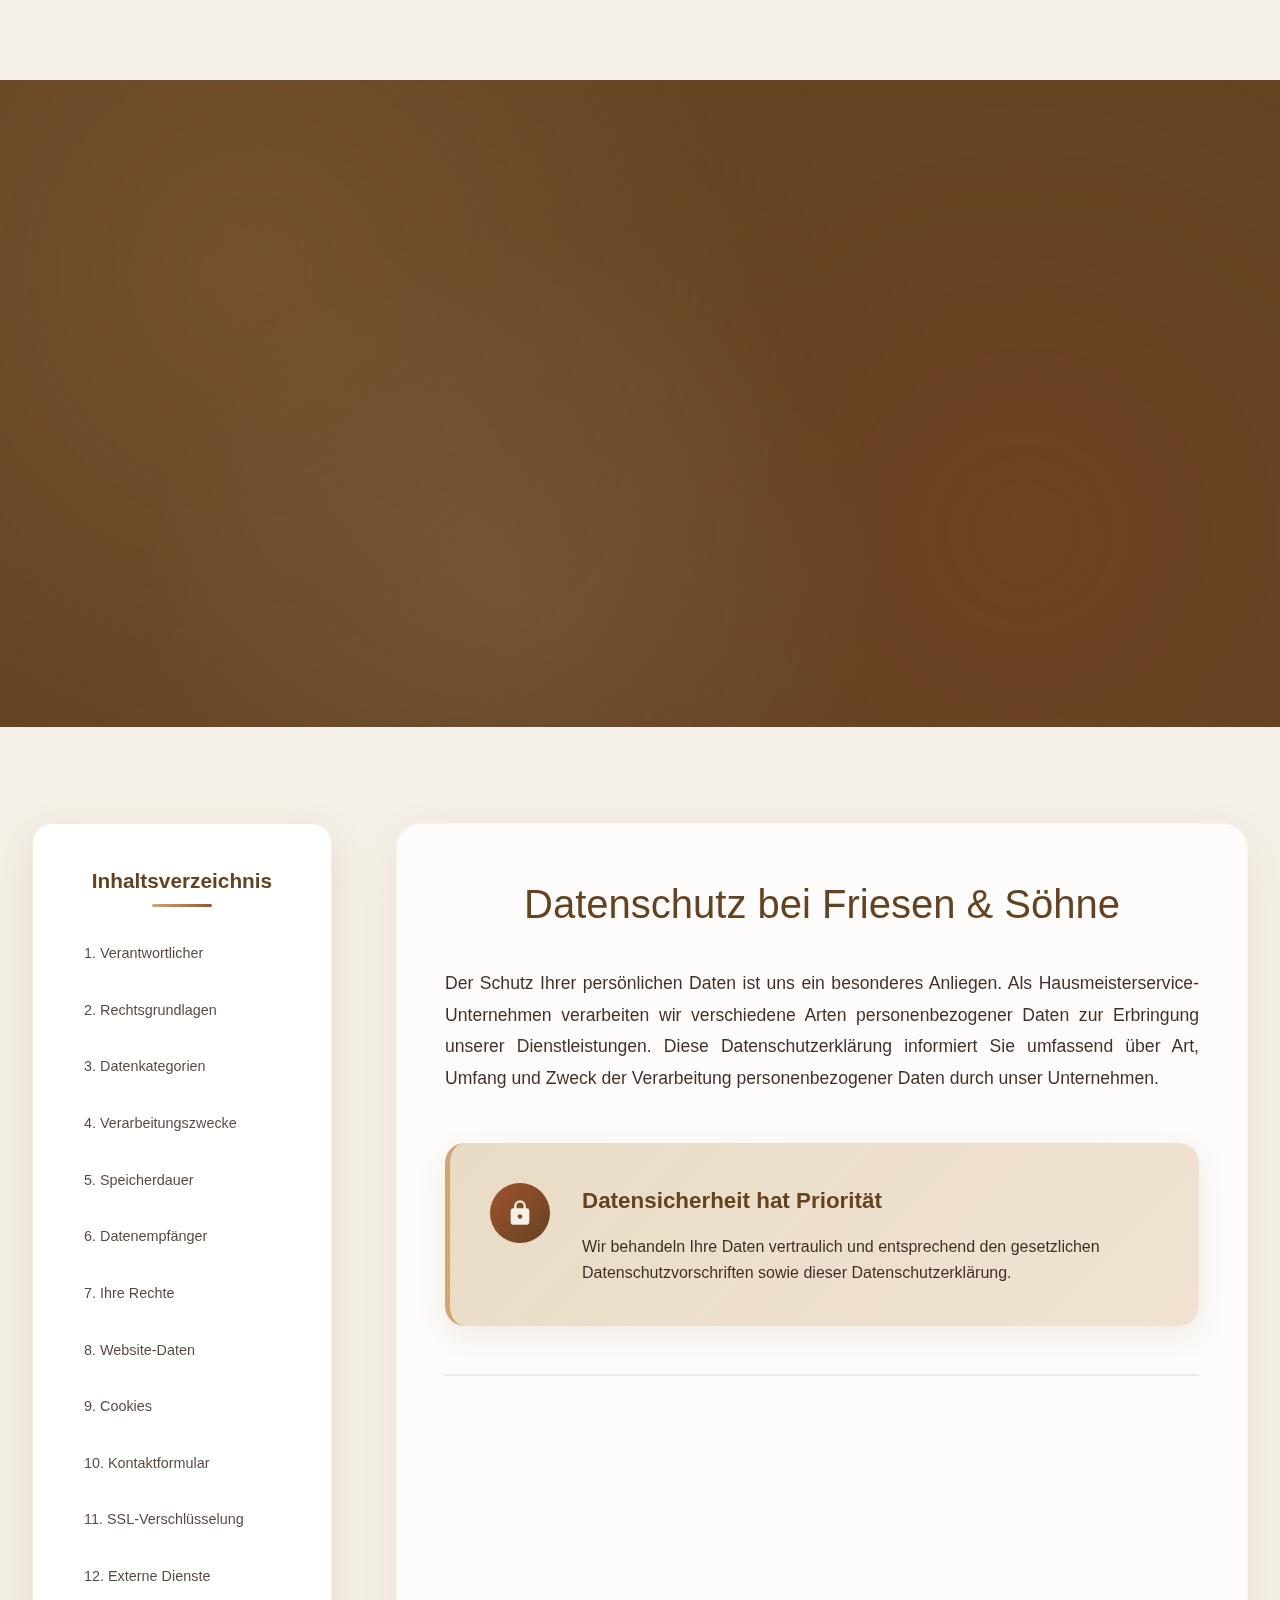
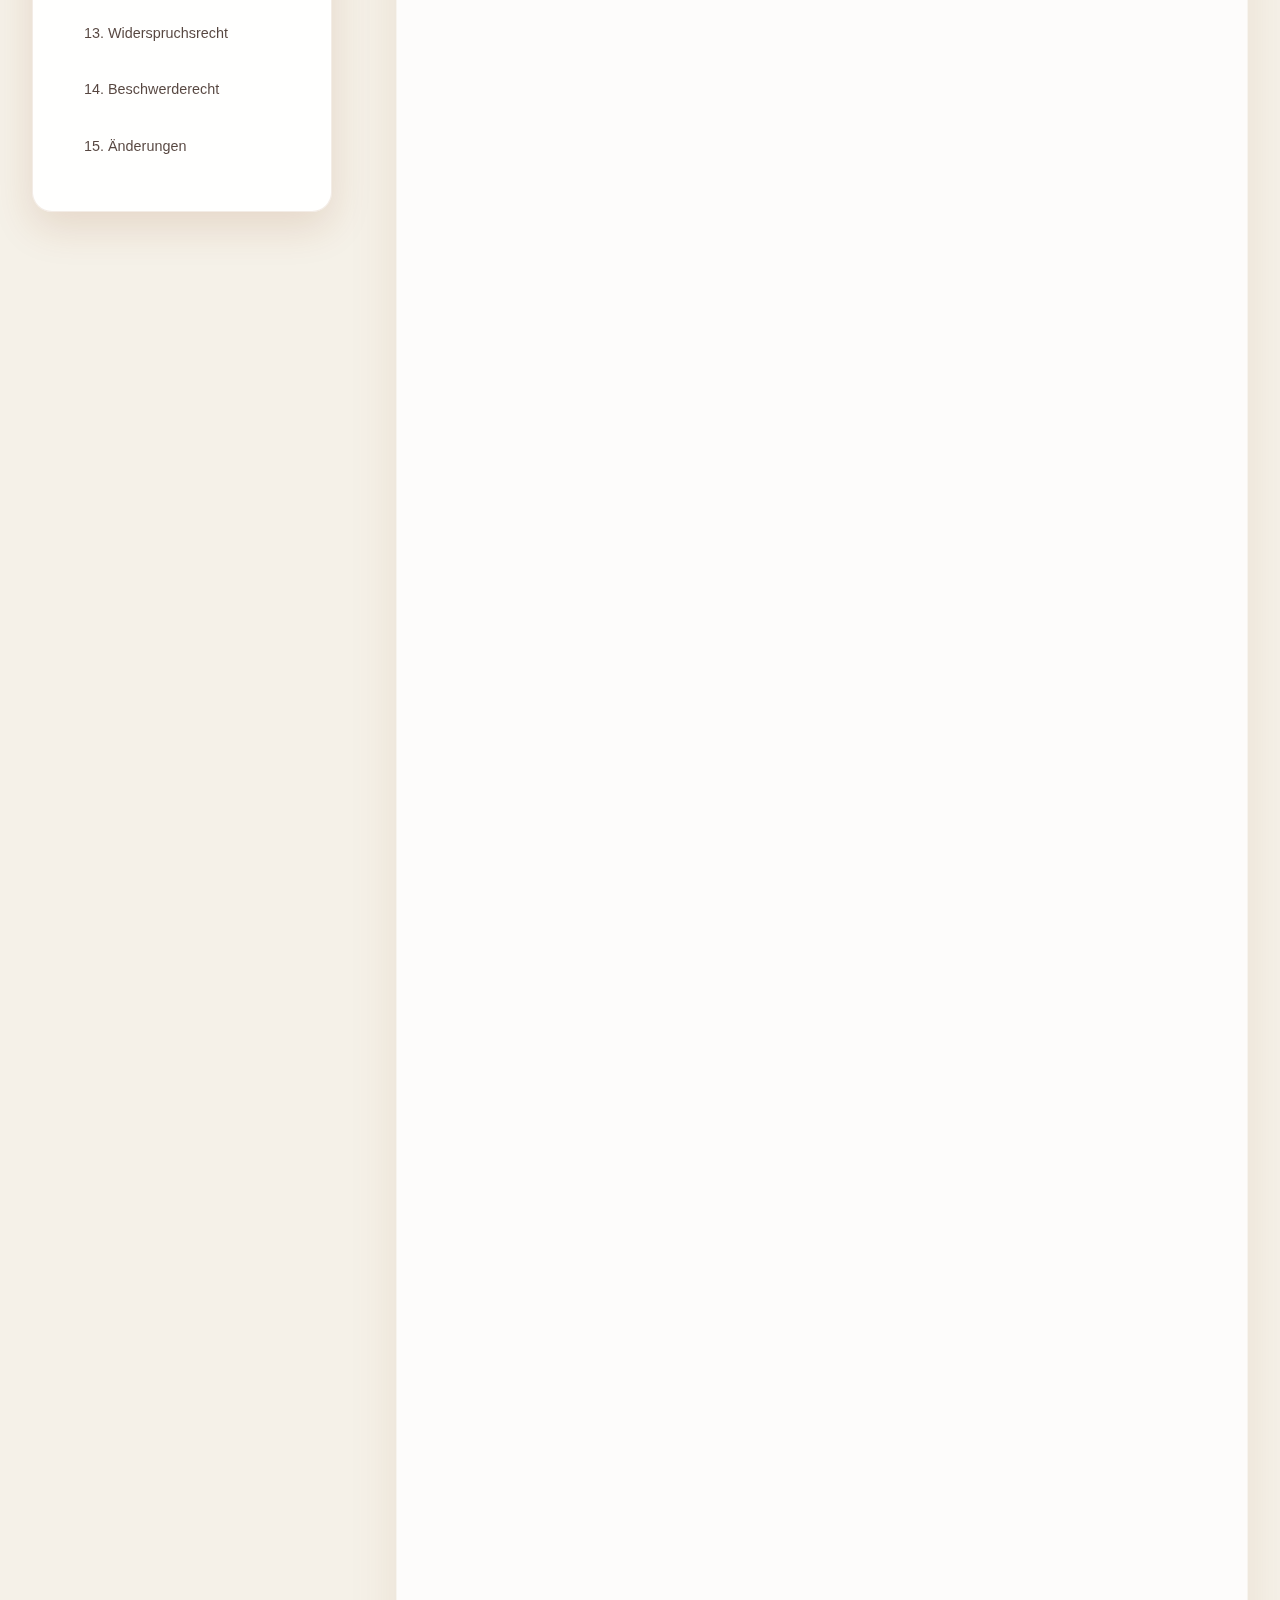
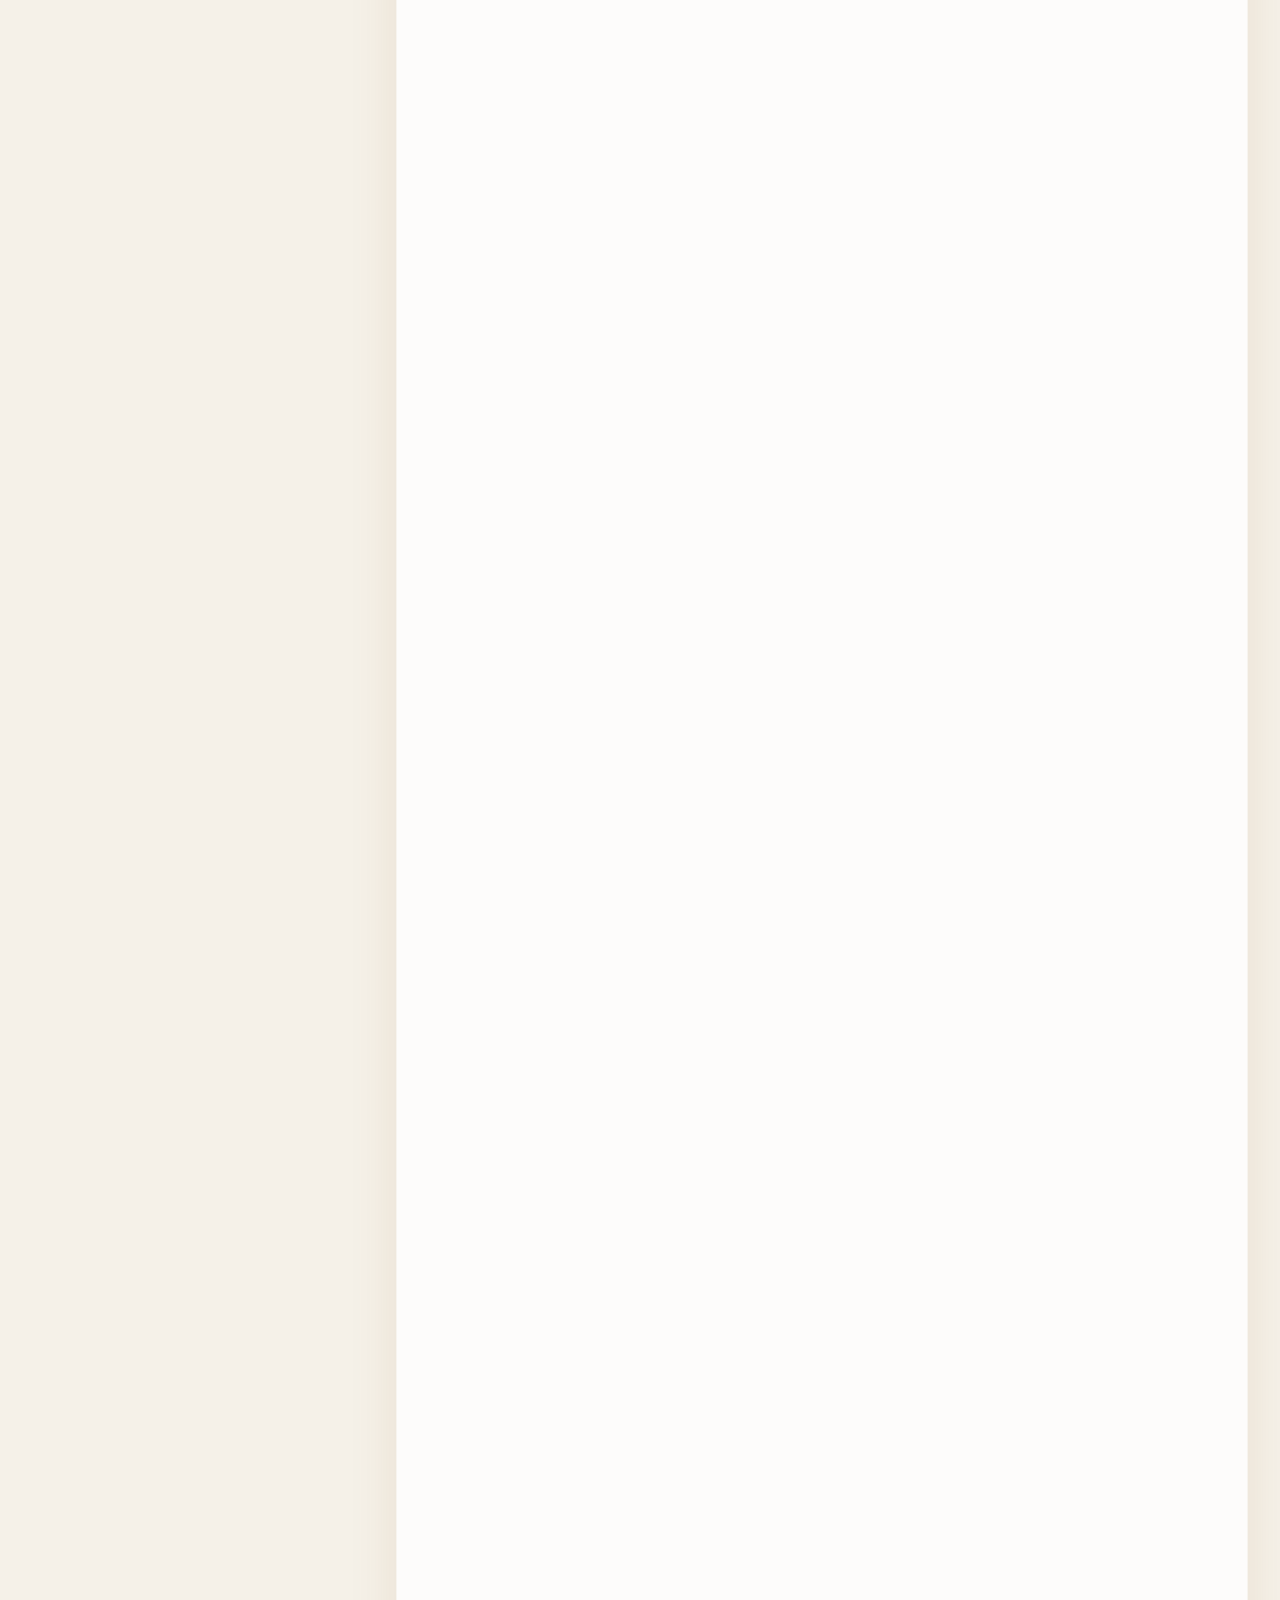
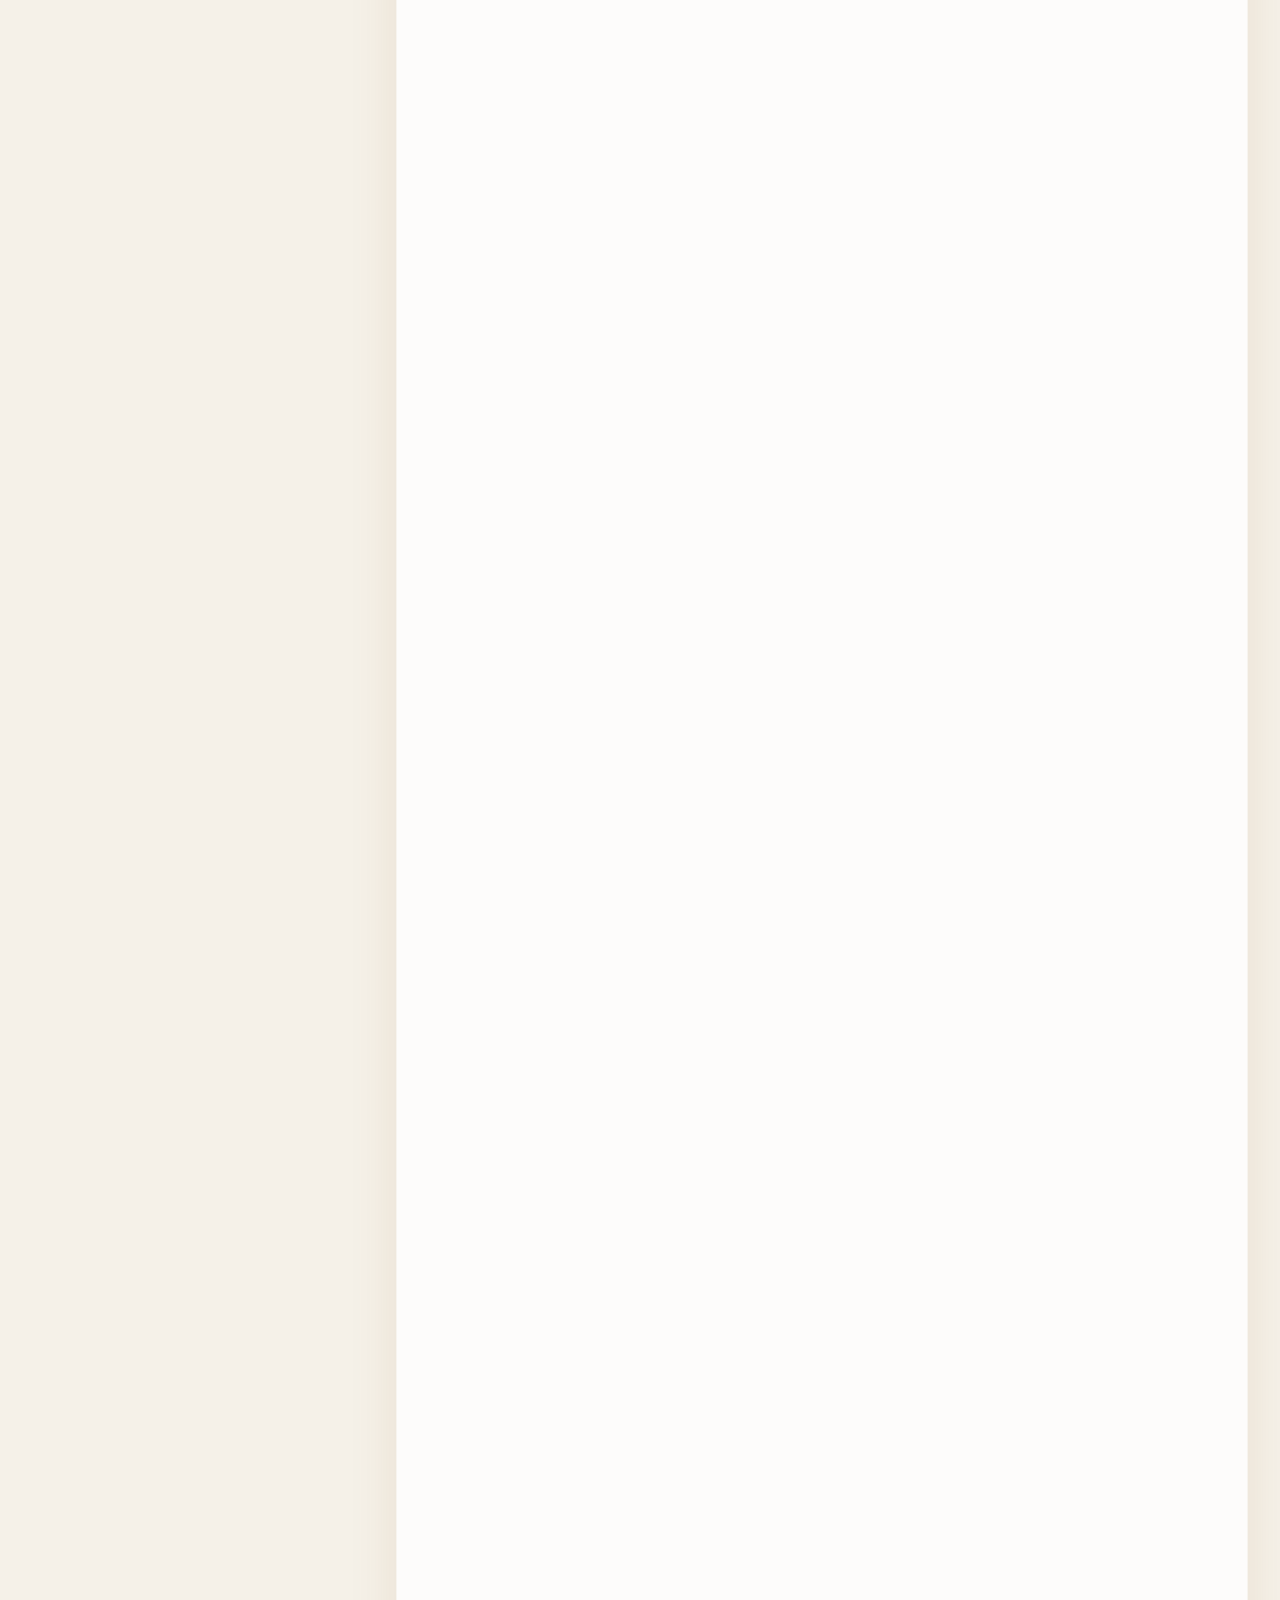
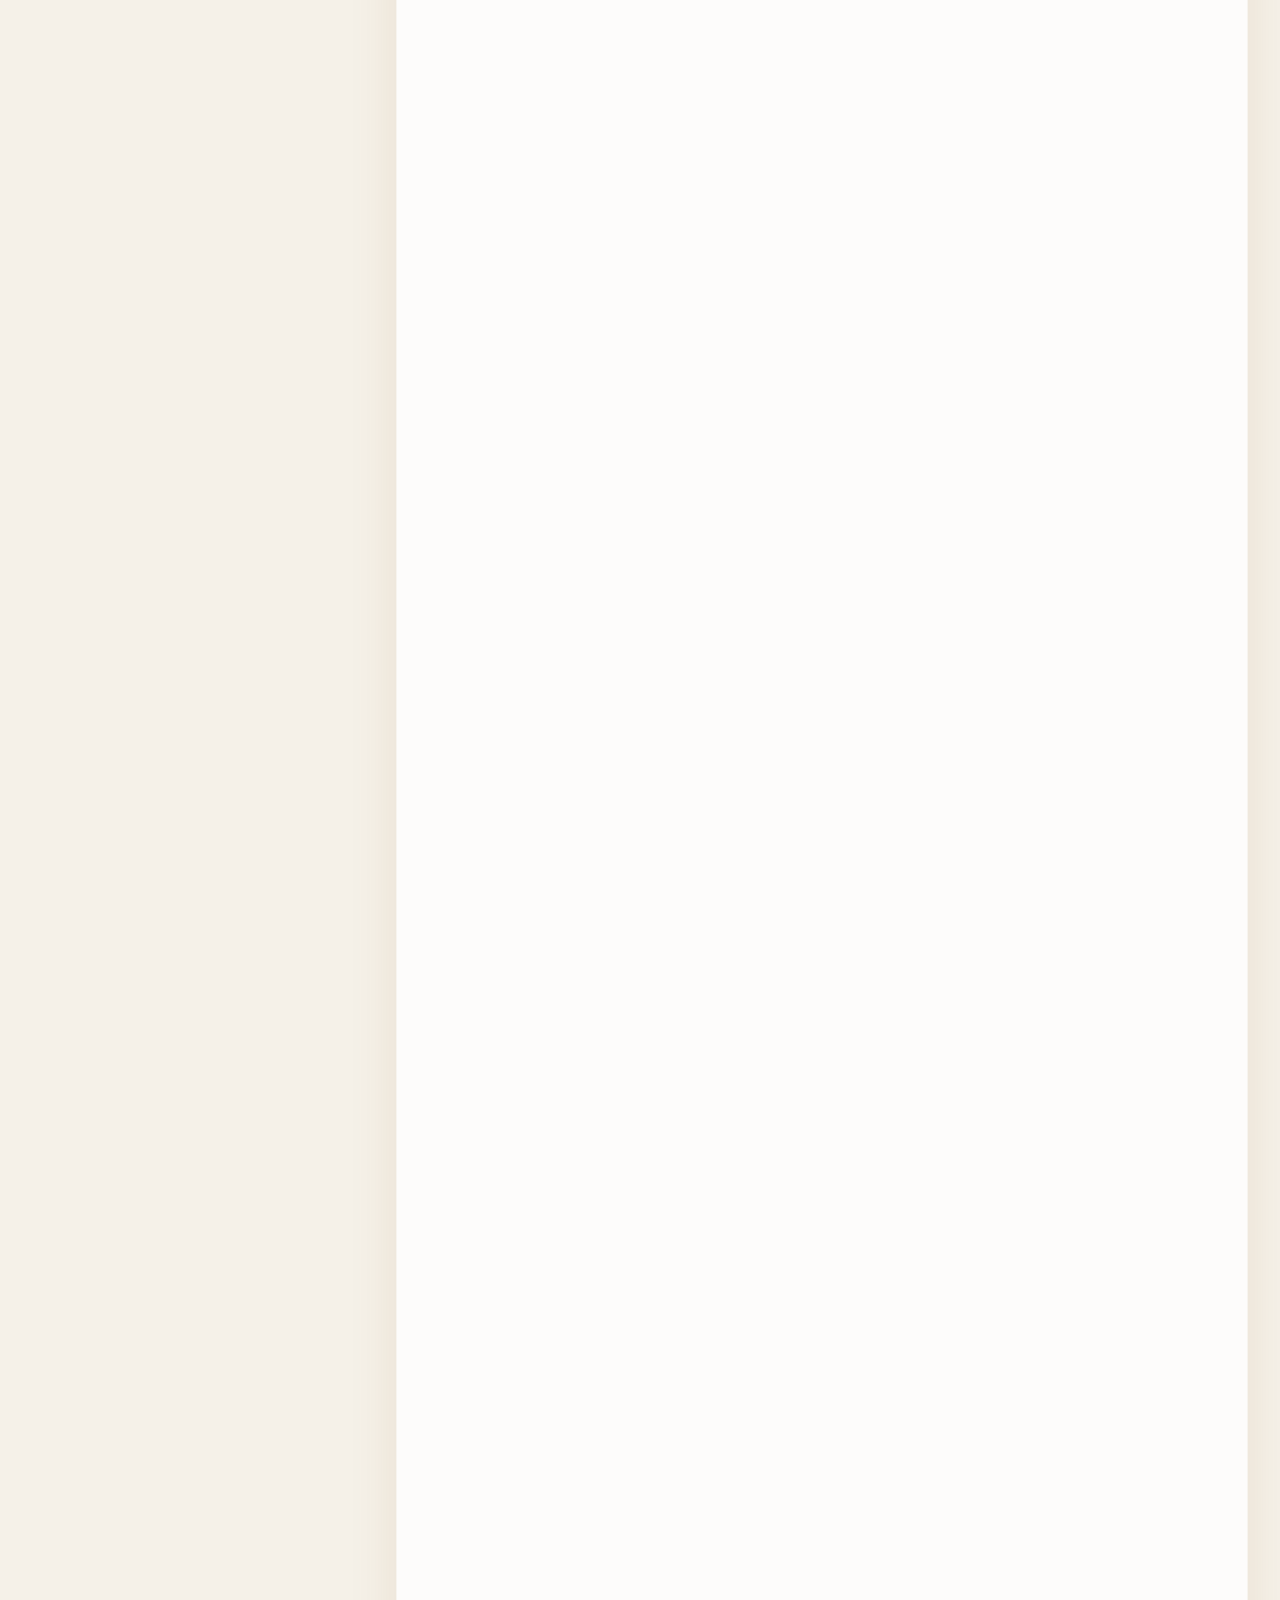
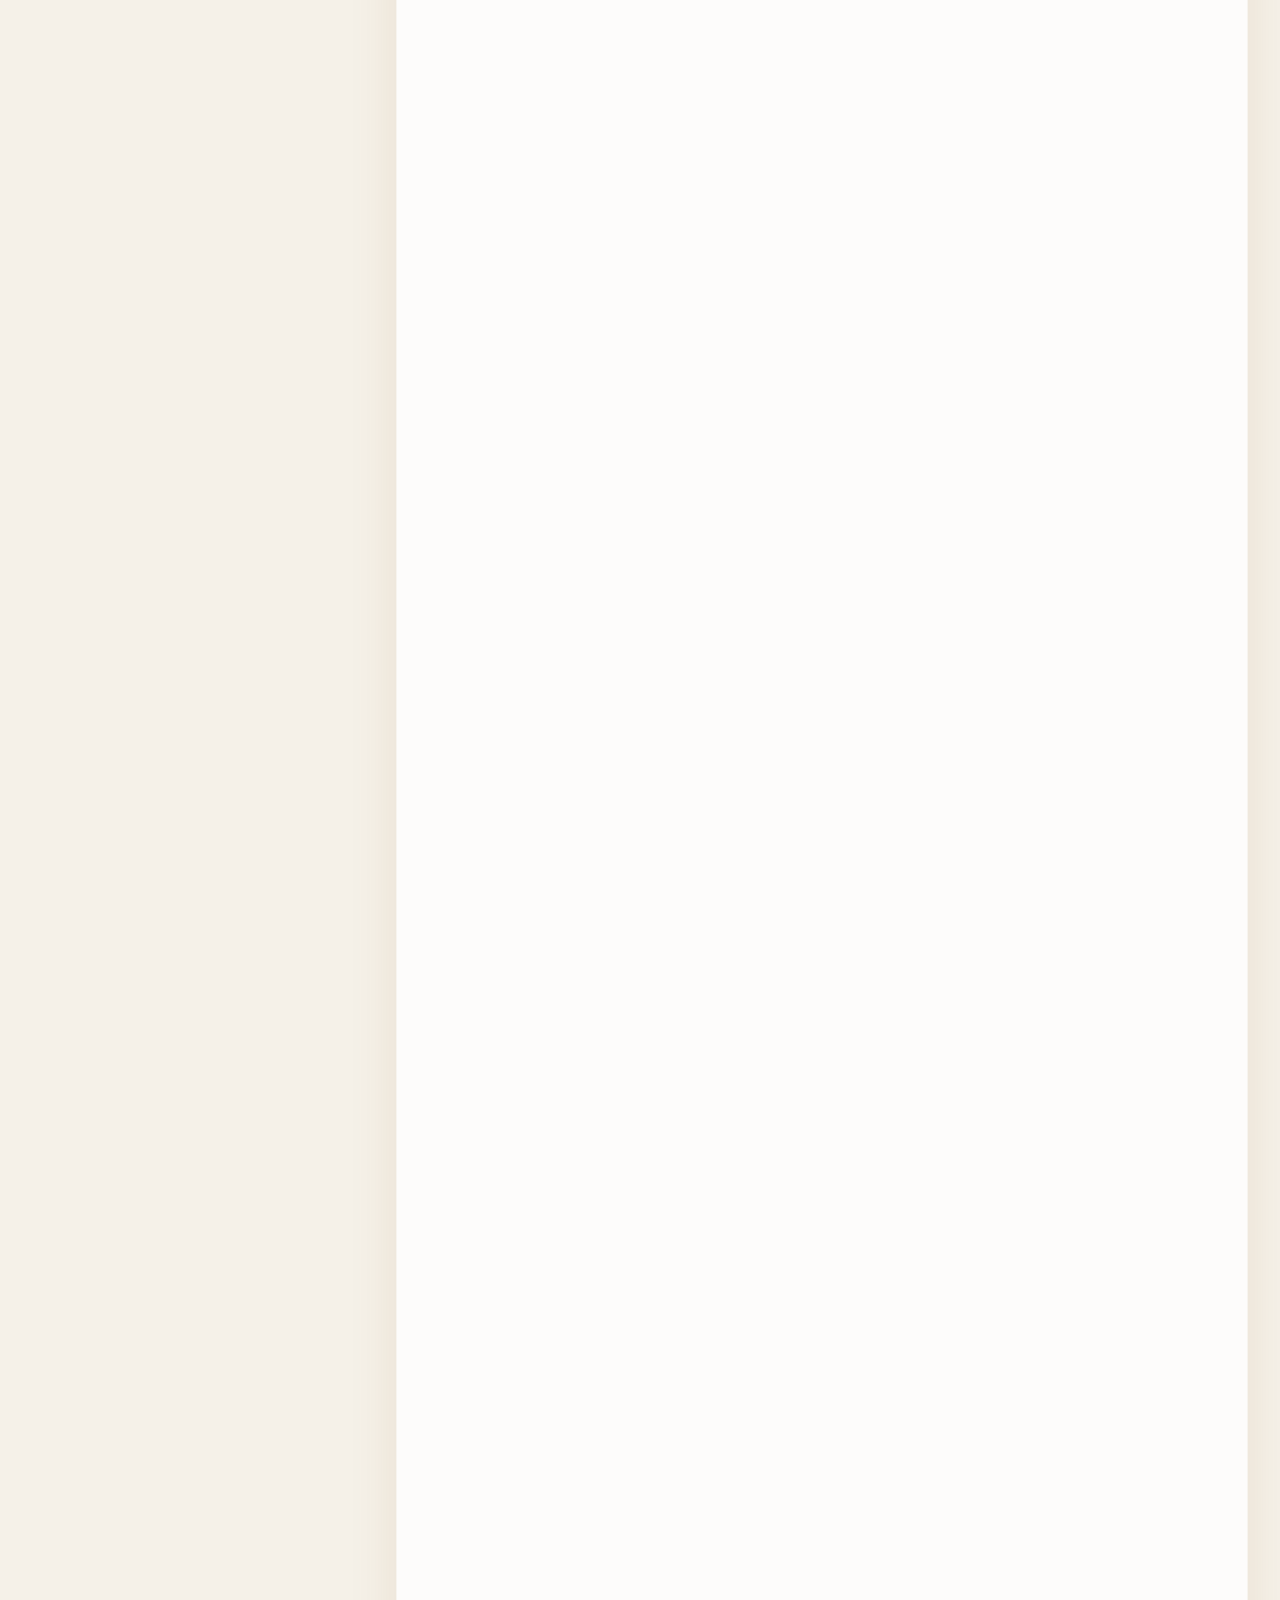
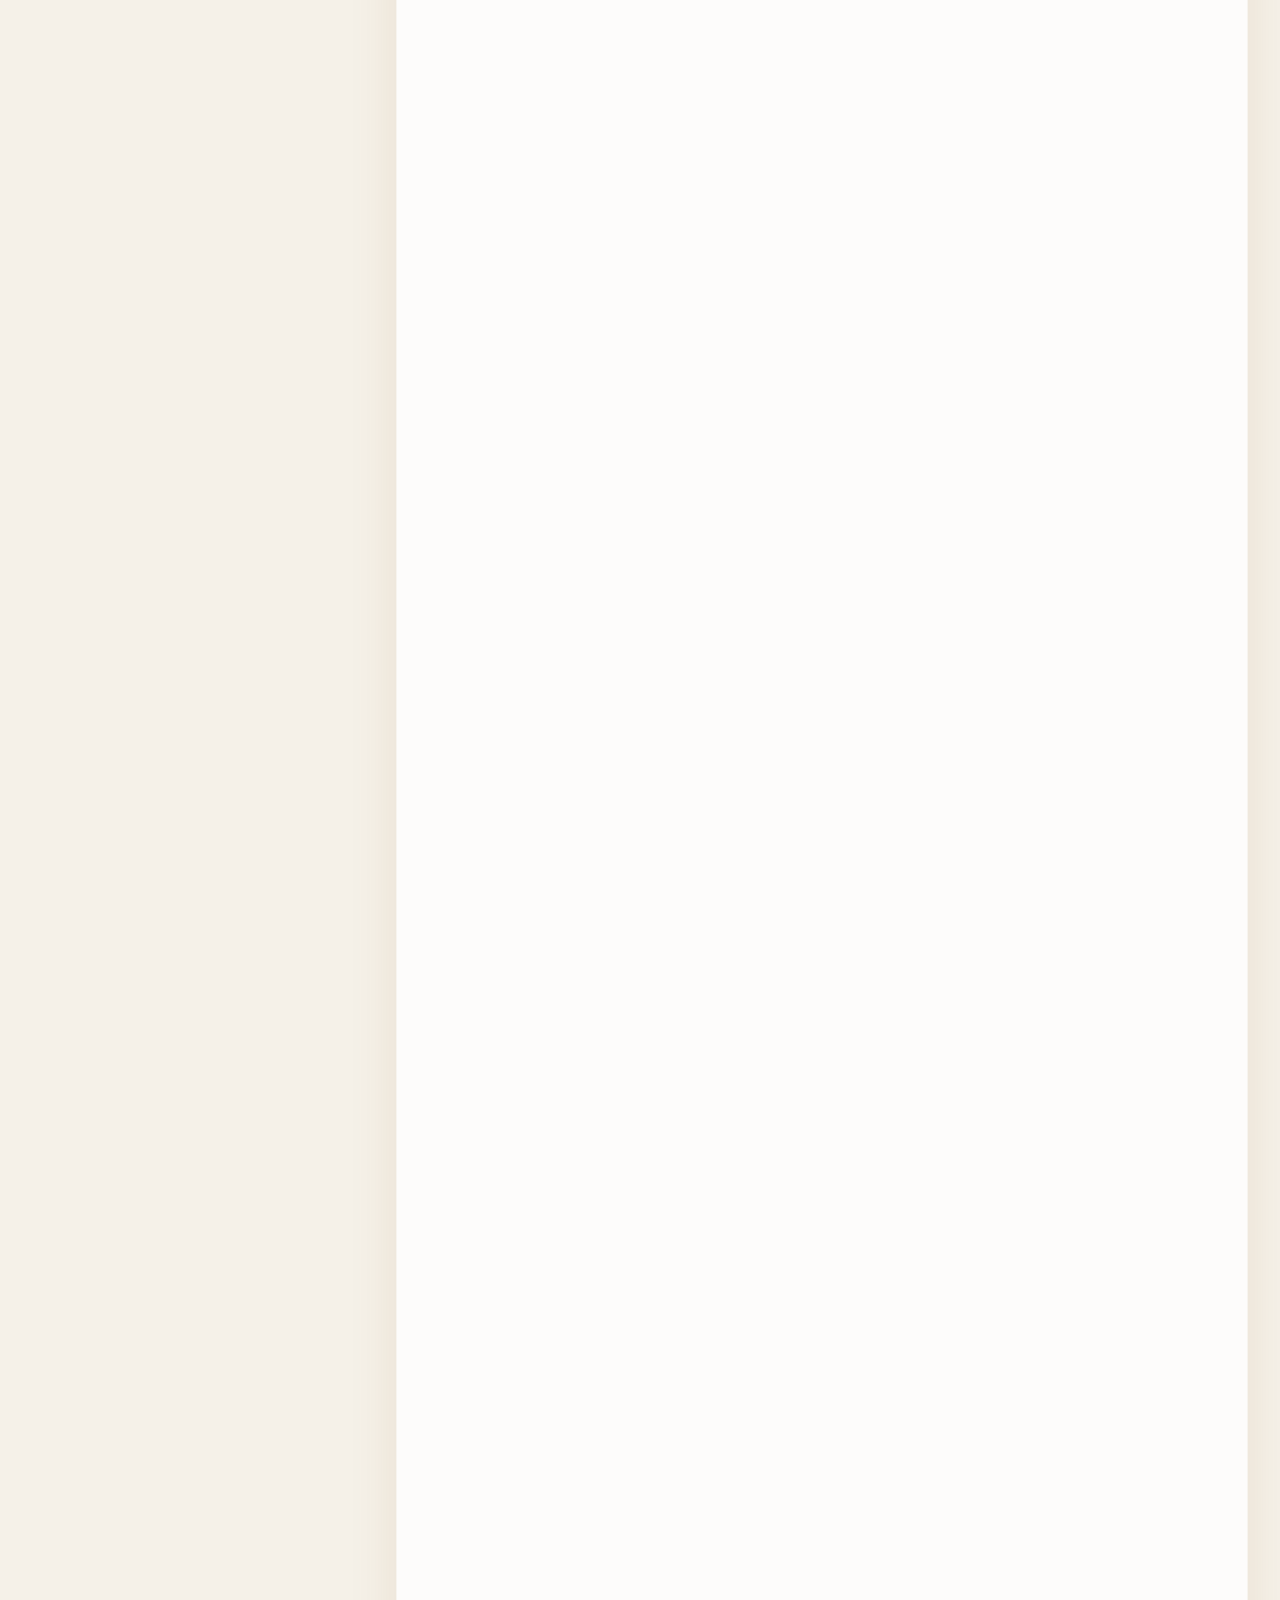
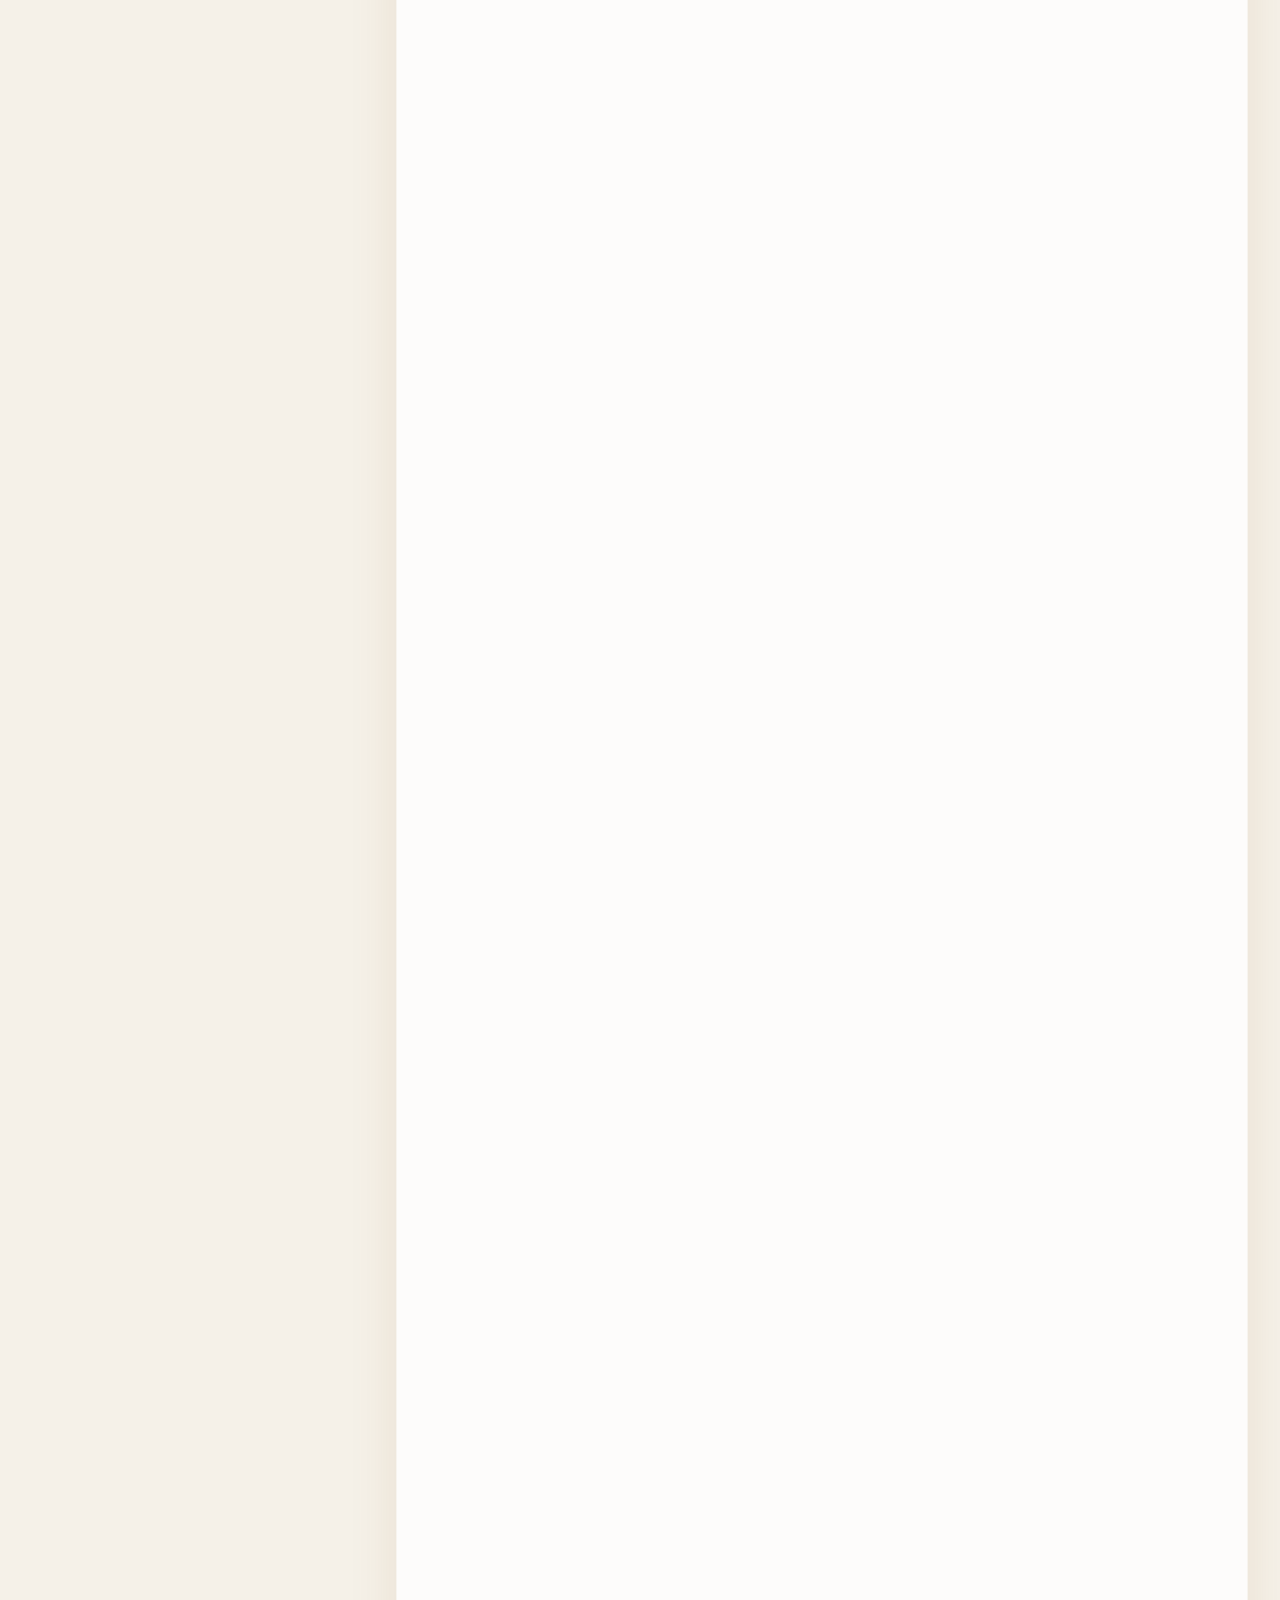
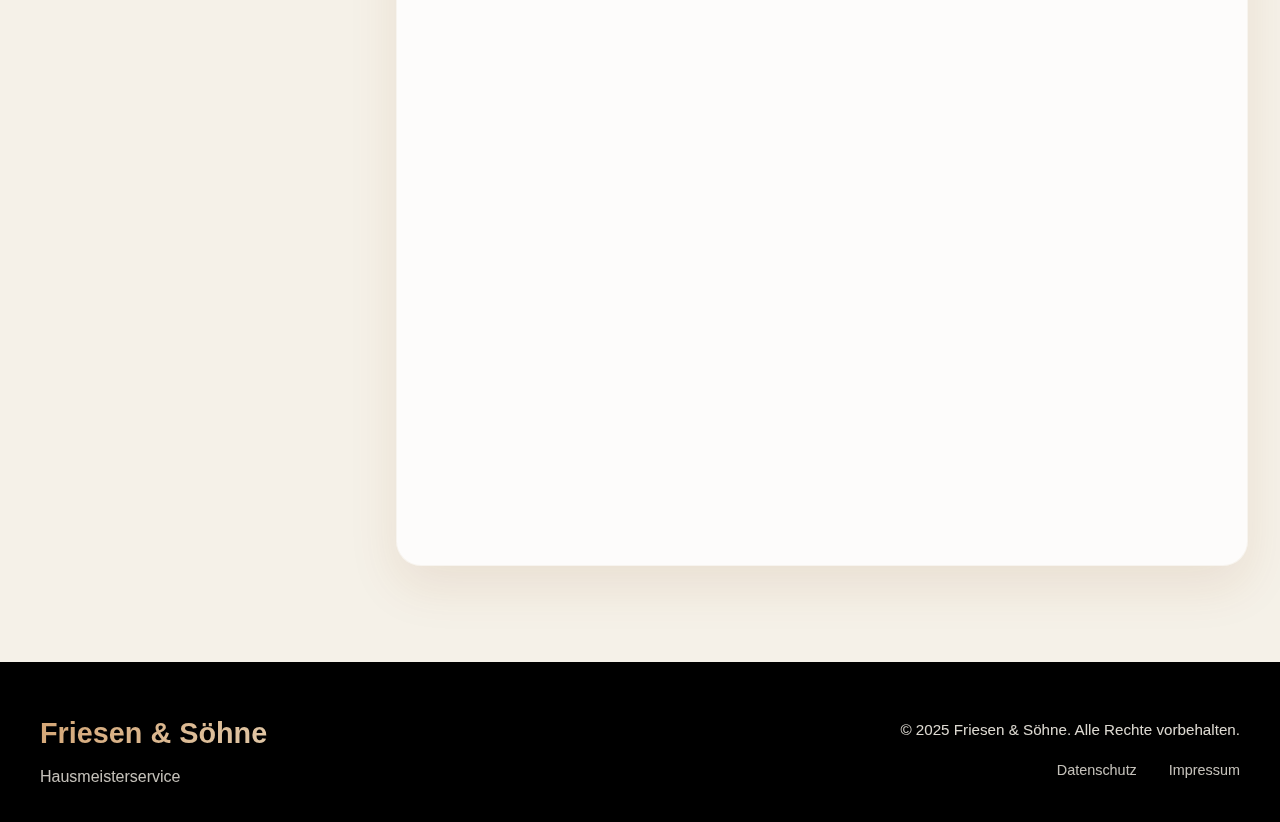
<file: FriesenUndSöhne/datenschutz.html>
<!DOCTYPE html>
<html lang="de">
<head>
    <meta charset="UTF-8">
    <meta name="viewport" content="width=device-width, initial-scale=1.0">
    <title>Datenschutzerklärung - Friesen & Söhne</title>
    <link rel="stylesheet" href="datenschutz_styles.css">
</head>
<body>
    <!-- Navigation -->
    <nav class="navbar">
        <div class="nav-container">
            <a href="index.html" class="logo">Friesen & Söhne</a>
            <ul class="nav-links">
                <li><a href="index.html">Home</a></li>
                <li><a href="about.html">Über Uns</a></li>
                <li><a href="services.html">Dienstleistungen</a></li>
                <li><a href="#projekte">Projekte</a></li>
                <li><a href="#kontakt" class="contact-btn">Kontakt</a></li>
            </ul>
        </div>
    </nav>

    <!-- Header Section -->
    <section class="privacy-header">
        <div class="header-container">
            <div class="header-content">
                <div class="section-badge">
                    <span>Rechtliche Informationen</span>
                </div>
                <h1 class="header-title">Datenschutzerklärung</h1>
                <p class="header-subtitle">
                    Transparenz und Sicherheit beim Umgang mit Ihren persönlichen Daten
                </p>
                <div class="last-updated">
                    Letzte Aktualisierung: Januar 2025
                </div>
            </div>
        </div>
    </section>

    <!-- Main Content -->
    <section class="privacy-content">
        <div class="content-container">
            <!-- Table of Contents -->
            <div class="table-of-contents">
                <h2>Inhaltsverzeichnis</h2>
                <nav class="toc-nav">
                    <a href="#verantwortlicher">1. Verantwortlicher</a>
                    <a href="#rechtsgrundlagen">2. Rechtsgrundlagen</a>
                    <a href="#kategorien">3. Datenkategorien</a>
                    <a href="#zwecke">4. Verarbeitungszwecke</a>
                    <a href="#speicherdauer">5. Speicherdauer</a>
                    <a href="#empfaenger">6. Datenempfänger</a>
                    <a href="#betroffenenrechte">7. Ihre Rechte</a>
                    <a href="#website">8. Website-Daten</a>
                    <a href="#cookies">9. Cookies</a>
                    <a href="#kontaktformular">10. Kontaktformular</a>
                    <a href="#ssl">11. SSL-Verschlüsselung</a>
                    <a href="#externe-dienste">12. Externe Dienste</a>
                    <a href="#widerspruch">13. Widerspruchsrecht</a>
                    <a href="#beschwerde">14. Beschwerderecht</a>
                    <a href="#aenderungen">15. Änderungen</a>
                </nav>
            </div>

            <!-- Content Sections -->
            <div class="privacy-sections">
                <!-- Einleitung -->
                <div class="intro-section">
                    <div class="intro-content">
                        <h2>Datenschutz bei Friesen & Söhne</h2>
                        <p class="intro-text">
                            Der Schutz Ihrer persönlichen Daten ist uns ein besonderes Anliegen. Als Hausmeisterservice-Unternehmen 
                            verarbeiten wir verschiedene Arten personenbezogener Daten zur Erbringung unserer Dienstleistungen. 
                            Diese Datenschutzerklärung informiert Sie umfassend über Art, Umfang und Zweck der Verarbeitung 
                            personenbezogener Daten durch unser Unternehmen.
                        </p>
                        <div class="highlight-box">
                            <div class="highlight-icon">
                                <svg viewBox="0 0 24 24">
                                    <path d="M12,17A2,2 0 0,0 14,15C14,13.89 13.1,13 12,13A2,2 0 0,0 10,15A2,2 0 0,0 12,17M18,8A2,2 0 0,1 20,10V20A2,2 0 0,1 18,22H6A2,2 0 0,1 4,20V10C4,8.89 4.9,8 6,8H7V6A5,5 0 0,1 12,1A5,5 0 0,1 17,6V8H18M12,3A3,3 0 0,0 9,6V8H15V6A3,3 0 0,0 12,3Z"/>
                                </svg>
                            </div>
                            <div class="highlight-content">
                                <h3>Datensicherheit hat Priorität</h3>
                                <p>Wir behandeln Ihre Daten vertraulich und entsprechend den gesetzlichen Datenschutzvorschriften sowie dieser Datenschutzerklärung.</p>
                            </div>
                        </div>
                    </div>
                </div>

                <!-- 1. Verantwortlicher -->
                <div class="section" id="verantwortlicher">
                    <h2 class="section-title">1. Verantwortlicher</h2>
                    <div class="section-content">
                        <p>Verantwortlicher im Sinne der Datenschutz-Grundverordnung (DSGVO) ist:</p>
                        <div class="contact-info">
                            <div class="company-details">
                                <h3>Friesen & Söhne Hausmeisterservice</h3>
                                <p>Inhaber: Heinrich Friesen</p>
                                <p>Musterstraße 123</p>
                                <p>33098 Paderborn</p>
                                <p>Deutschland</p>
                                <br>
                                <p><strong>Telefon:</strong> +49 (0) XXX XXX XXXX</p>
                                <p><strong>E-Mail:</strong> datenschutz@friesen-soehne.de</p>
                                <p><strong>Website:</strong> www.friesen-soehne.de</p>
                            </div>
                        </div>
                    </div>
                </div>

                <!-- 4. Rechtsgrundlagen -->
                <div class="section" id="rechtsgrundlagen">
                    <h2 class="section-title">2. Rechtsgrundlagen der Verarbeitung</h2>
                    <div class="section-content">
                        <p>Die Verarbeitung personenbezogener Daten erfolgt auf Grundlage folgender Rechtsgrundlagen der DSGVO:</p>
                        
                        <div class="legal-bases">
                            <div class="legal-item">
                                <div class="legal-reference">Art. 6 Abs. 1 lit. b DSGVO</div>
                                <div class="legal-description">
                                    <h4>Vertragserfüllung</h4>
                                    <p>Verarbeitung zur Erfüllung von Hausmeisterservice-Verträgen, Dienstleistungserbringung und Rechnungsstellung.</p>
                                </div>
                            </div>

                            <div class="legal-item">
                                <div class="legal-reference">Art. 6 Abs. 1 lit. c DSGVO</div>
                                <div class="legal-description">
                                    <h4>Rechtliche Verpflichtung</h4>
                                    <p>Erfüllung steuerlicher, handelsrechtlicher und sicherheitstechnischer Verpflichtungen.</p>
                                </div>
                            </div>

                            <div class="legal-item">
                                <div class="legal-reference">Art. 6 Abs. 1 lit. f DSGVO</div>
                                <div class="legal-description">
                                    <h4>Berechtigte Interessen</h4>
                                    <p>Geltendmachung, Ausübung oder Verteidigung von Rechtsansprüchen, Direktwerbung, IT-Sicherheit.</p>
                                </div>
                            </div>

                            <div class="legal-item">
                                <div class="legal-reference">Art. 6 Abs. 1 lit. a DSGVO</div>
                                <div class="legal-description">
                                    <h4>Einwilligung</h4>
                                    <p>Freiwillige Einwilligung für Newsletter, Marketing oder zusätzliche Services.</p>
                                </div>
                            </div>
                        </div>
                    </div>
                </div>

                <!-- 5. Kategorien -->
                <div class="section" id="kategorien">
                    <h2 class="section-title">3. Kategorien verarbeiteter Daten</h2>
                    <div class="section-content">
                        <div class="data-categories">
                            <div class="data-category">
                                <h3>Stammdaten</h3>
                                <ul>
                                    <li>Name, Vorname, Anrede</li>
                                    <li>Adresse, Telefonnummer, E-Mail-Adresse</li>
                                    <li>Geburtsdatum (bei Bedarf)</li>
                                    <li>Bankverbindung (für Lastschriftverfahren)</li>
                                </ul>
                            </div>

                            <div class="data-category">
                                <h3>Vertragsdaten</h3>
                                <ul>
                                    <li>Vertragsdetails und Leistungsumfang</li>
                                    <li>Preise und Zahlungsmodalitäten</li>
                                    <li>Vertragslaufzeit und Kündigungsfristen</li>
                                    <li>Sondervereinbarungen</li>
                                </ul>
                            </div>

                            <div class="data-category">
                                <h3>Objektdaten</h3>
                                <ul>
                                    <li>Objektadresse und Gebäudedaten</li>
                                    <li>Zugangsberechtigungen und Schlüsselcodes</li>
                                    <li>Technische Ausstattung und Anlagendaten</li>
                                    <li>Wartungsintervalle und Protokolle</li>
                                </ul>
                            </div>

                            <div class="data-category">
                                <h3>Kommunikationsdaten</h3>
                                <ul>
                                    <li>E-Mail-Verkehr und Telefonate</li>
                                    <li>Schadensmeldungen und Anfragen</li>
                                    <li>Protokolle von Begehungen</li>
                                    <li>Fotodokumentation (bei Bedarf)</li>
                                </ul>
                            </div>
                        </div>
                    </div>
                </div>

                <!-- 6. Zwecke -->
                <div class="section" id="zwecke">
                    <h2 class="section-title">4. Zwecke der Datenverarbeitung</h2>
                    <div class="section-content">
                        <div class="purposes-grid">
                            <div class="purpose-item">
                                <div class="purpose-icon">
                                    <svg viewBox="0 0 24 24">
                                        <path d="M19 3H5c-1.1 0-2 .9-2 2v14c0 1.1.9 2 2 2h14c1.1 0 2-.9 2-2V5c0-1.1-.9-2-2-2zm-5 14H7v-2h7v2zm3-4H7v-2h10v2zm0-4H7V7h10v2z"/>
                                    </svg>
                                </div>
                                <h3>Vertragsabwicklung</h3>
                                <p>Anbahnung, Abschluss und Durchführung von Hausmeisterservice-Verträgen</p>
                            </div>

                            <div class="purpose-item">
                                <div class="purpose-icon">
                                    <svg viewBox="0 0 24 24">
                                        <path d="M22.7 19l-9.1-9.1c.9-2.3.4-5-1.5-6.9-2-2-5-2.4-7.4-1.3L9 6 6 9 1.6 4.7C.4 7.1.9 10.1 2.9 12.1c1.9 1.9 4.6 2.4 6.9 1.5l9.1 9.1c.4.4 1 .4 1.4 0l2.3-2.3c.5-.4.5-1.1.1-1.4z"/>
                                    </svg>
                                </div>
                                <h3>Leistungserbringung</h3>
                                <p>Durchführung von Reinigungs-, Wartungs- und Instandhaltungsarbeiten</p>
                            </div>

                            <div class="purpose-item">
                                <div class="purpose-icon">
                                    <svg viewBox="0 0 24 24">
                                        <path d="M9 11H7v3h2v-3zm4 0h-2v3h2v-3zm4 0h-2v3h2v-3zm2-7h-1V2h-2v2H8V2H6v2H5c-1.1 0-1.99.9-1.99 2L3 20c0 1.1.89 2 2 2h14c1.1 0 2-.9 2-2V6c0-1.1-.9-2-2-2zm0 16H5V9h14v11z"/>
                                    </svg>
                                </div>
                                <h3>Terminplanung</h3>
                                <p>Koordination von Terminen, Begehungen und Wartungsintervallen</p>
                            </div>

                            <div class="purpose-item">
                                <div class="purpose-icon">
                                    <svg viewBox="0 0 24 24">
                                        <path d="M7 14c-1.66 0-3 1.34-3 3 0 1.31-1.16 2-2 2 .92 1.22 2.49 2 4 2 2.21 0 4-1.79 4-4 0-1.66-1.34-3-3-3zM20.71 4.63l-1.34-1.34c-.39-.39-1.02-.39-1.41 0L9 12.25 11.75 15l8.96-8.96c.39-.39.39-1.02 0-1.41z"/>
                                    </svg>
                                </div>
                                <h3>Qualitätssicherung</h3>
                                <p>Dokumentation der erbrachten Leistungen und Qualitätskontrollen</p>
                            </div>

                            <div class="purpose-item">
                                <div class="purpose-icon">
                                    <svg viewBox="0 0 24 24">
                                        <path d="M12 2l3.09 6.26L22 9.27l-5 4.87 1.18 6.88L12 17.77l-6.18 3.25L7 14.14 2 9.27l6.91-1.01L12 2z"/>
                                    </svg>
                                </div>
                                <h3>Notfalldienst</h3>
                                <p>24/7-Erreichbarkeit für Notfälle und Schadensmeldungen</p>
                            </div>

                            <div class="purpose-item">
                                <div class="purpose-icon">
                                    <svg viewBox="0 0 24 24">
                                        <path d="M11,15H13V17H11V15M11,7H13V13H11V7M12,2C6.47,2 2,6.5 2,12A10,10 0 0,0 12,22A10,10 0 0,0 22,12A10,10 0 0,0 12,2M12,20A8,8 0 0,1 4,12A8,8 0 0,1 12,4A8,8 0 0,1 20,12A8,8 0 0,1 12,20Z"/>
                                    </svg>
                                </div>
                                <h3>Rechtliche Verpflichtungen</h3>
                                <p>Erfüllung steuerlicher, handelsrechtlicher und sicherheitstechnischer Pflichten</p>
                            </div>
                        </div>
                    </div>
                </div>

                <!-- 7. Speicherdauer -->
                <div class="section" id="speicherdauer">
                    <h2 class="section-title">5. Speicherdauer</h2>
                    <div class="section-content">
                        <p>Wir speichern personenbezogene Daten nur so lange, wie es für die Erfüllung der jeweiligen Zwecke erforderlich ist:</p>
                        
                        <div class="retention-table">
                            <div class="retention-item">
                                <div class="retention-category">Vertragsdaten</div>
                                <div class="retention-period">10 Jahre nach Vertragsende</div>
                                <div class="retention-reason">Handels- und steuerrechtliche Aufbewahrungspflichten</div>
                            </div>

                            <div class="retention-item">
                                <div class="retention-category">Rechnungsunterlagen</div>
                                <div class="retention-period">10 Jahre</div>
                                <div class="retention-reason">§ 147 AO, § 257 HGB</div>
                            </div>

                            <div class="retention-item">
                                <div class="retention-category">Wartungsprotokolle</div>
                                <div class="retention-period">5 Jahre</div>
                                <div class="retention-reason">Gewährleistung und Haftungsansprüche</div>
                            </div>

                            <div class="retention-item">
                                <div class="retention-category">Kommunikationsdaten</div>
                                <div class="retention-period">3 Jahre</div>
                                <div class="retention-reason">Nachweis der ordnungsgemäßen Leistungserbringung</div>
                            </div>

                            <div class="retention-item">
                                <div class="retention-category">Website-Daten</div>
                                <div class="retention-period">6 Monate</div>
                                <div class="retention-reason">IT-Sicherheit und Fehleranalyse</div>
                            </div>

                            <div class="retention-item">
                                <div class="retention-category">Newsletter-Einwilligung</div>
                                <div class="retention-period">Bis zum Widerruf</div>
                                <div class="retention-reason">Einwilligung jederzeit widerrufbar</div>
                            </div>
                        </div>
                    </div>
                </div>

                <!-- 8. Empfänger -->
                <div class="section" id="empfaenger">
                    <h2 class="section-title">6. Empfänger von Daten</h2>
                    <div class="section-content">
                        <p>Ihre Daten werden nur an folgende Empfänger weitergegeben, soweit dies erforderlich ist:</p>
                        
                        <div class="recipients">
                            <div class="recipient-category">
                                <h3>Externe Dienstleister</h3>
                                <ul>
                                    <li>IT-Dienstleister (Hosting, Software)</li>
                                    <li>Steuerberatung und Buchführung</li>
                                    <li>Rechtsberatung</li>
                                    <li>Subunternehmer (bei ausdrücklicher Vereinbarung)</li>
                                </ul>
                            </div>

                            <div class="recipient-category">
                                <h3>Behörden und Institutionen</h3>
                                <ul>
                                    <li>Finanzamt</li>
                                    <li>Berufsgenossenschaft</li>
                                    <li>Versicherungen (bei Schäden)</li>
                                    <li>Strafverfolgungsbehörden (bei rechtlicher Verpflichtung)</li>
                                </ul>
                            </div>

                            <div class="recipient-category">
                                <h3>Auftraggeber und Partner</h3>
                                <ul>
                                    <li>Hausverwaltungen</li>
                                    <li>Eigentümergemeinschaften</li>
                                    <li>Mieter (bei Terminkoordination)</li>
                                    <li>Notfallkontakte</li>
                                </ul>
                            </div>
                        </div>

                        <div class="data-protection-notice">
                            <div class="notice-icon">
                                <svg viewBox="0 0 24 24">
                                    <path d="M12,17A2,2 0 0,0 14,15C14,13.89 13.1,13 12,13A2,2 0 0,0 10,15A2,2 0 0,0 12,17M18,8A2,2 0 0,1 20,10V20A2,2 0 0,1 18,22H6A2,2 0 0,1 4,20V10C4,8.89 4.9,8 6,8H7V6A5,5 0 0,1 12,1A5,5 0 0,1 17,6V8H18M12,3A3,3 0 0,0 9,6V8H15V6A3,3 0 0,0 12,3Z"/>
                                </svg>
                            </div>
                            <div class="notice-content">
                                <p><strong>Wichtiger Hinweis:</strong> Alle Dienstleister sind vertraglich zur Einhaltung der Datenschutzbestimmungen verpflichtet und dürfen die Daten nur im Rahmen der vereinbarten Zwecke verwenden.</p>
                            </div>
                        </div>
                    </div>
                </div>

                <!-- 9. Betroffenenrechte -->
                <div class="section" id="betroffenenrechte">
                    <h2 class="section-title">7. Ihre Rechte als betroffene Person</h2>
                    <div class="section-content">
                        <p>Sie haben umfassende Rechte bezüglich Ihrer personenbezogenen Daten:</p>
                        
                        <div class="rights-grid">
                            <div class="right-item">
                                <div class="right-icon">
                                    <svg viewBox="0 0 24 24">
                                        <path d="M12,9A3,3 0 0,0 9,12A3,3 0 0,0 12,15A3,3 0 0,0 15,12A3,3 0 0,0 12,9M12,17A5,5 0 0,1 7,12A5,5 0 0,1 12,7A5,5 0 0,1 17,12A5,5 0 0,1 12,17M12,4.5C7,4.5 2.73,7.61 1,12C2.73,16.39 7,19.5 12,19.5C17,19.5 21.27,16.39 23,12C21.27,7.61 17,4.5 12,4.5Z"/>
                                    </svg>
                                </div>
                                <h3>Auskunftsrecht</h3>
                                <p>Sie können jederzeit Auskunft über die zu Ihrer Person gespeicherten Daten verlangen.</p>
                            </div>

                            <div class="right-item">
                                <div class="right-icon">
                                    <svg viewBox="0 0 24 24">
                                        <path d="M20.71,7.04C21.1,6.65 21.1,6 20.71,5.63L18.37,3.29C18,2.9 17.35,2.9 16.96,3.29L15.12,5.12L18.87,8.87M3,17.25V21H6.75L17.81,9.93L14.06,6.18L3,17.25Z"/>
                                    </svg>
                                </div>
                                <h3>Berichtigungsrecht</h3>
                                <p>Unrichtige Daten können Sie jederzeit korrigieren lassen.</p>
                            </div>

                            <div class="right-item">
                                <div class="right-icon">
                                    <svg viewBox="0 0 24 24">
                                        <path d="M9,3V4H4V6H5V19A2,2 0 0,0 7,21H17A2,2 0 0,0 19,19V6H20V4H15V3H9M7,6H17V19H7V6M9,8V17H11V8H9M13,8V17H15V8H13Z"/>
                                    </svg>
                                </div>
                                <h3>Löschungsrecht</h3>
                                <p>Sie können die Löschung Ihrer Daten verlangen, sofern keine gesetzlichen Aufbewahrungspflichten entgegenstehen.</p>
                            </div>

                            <div class="right-item">
                                <div class="right-icon">
                                    <svg viewBox="0 0 24 24">
                                        <path d="M12,2A10,10 0 0,0 2,12A10,10 0 0,0 12,22A10,10 0 0,0 22,12A10,10 0 0,0 12,2M12,4A8,8 0 0,1 20,12A8,8 0 0,1 12,20A8,8 0 0,1 4,12A8,8 0 0,1 12,4M11,16.5L6.5,12L7.91,10.59L11,13.67L16.59,8.09L18,9.5L11,16.5Z"/>
                                    </svg>
                                </div>
                                <h3>Einschränkungsrecht</h3>
                                <p>Sie können die Einschränkung der Verarbeitung Ihrer Daten verlangen.</p>
                            </div>

                            <div class="right-item">
                                <div class="right-icon">
                                    <svg viewBox="0 0 24 24">
                                        <path d="M14,2H6A2,2 0 0,0 4,4V20A2,2 0 0,0 6,22H18A2,2 0 0,0 20,20V8L14,2M18,20H6V4H13V9H18V20Z"/>
                                    </svg>
                                </div>
                                <h3>Datenübertragbarkeit</h3>
                                <p>Sie können Ihre Daten in einem strukturierten, maschinenlesbaren Format erhalten.</p>
                            </div>

                            <div class="right-item">
                                <div class="right-icon">
                                    <svg viewBox="0 0 24 24">
                                        <path d="M12,2C17.53,2 22,6.47 22,12C22,17.53 17.53,22 12,22C6.47,22 2,17.53 2,12C2,6.47 6.47,2 12,2M15.59,7L12,10.59L8.41,7L7,8.41L10.59,12L7,15.59L8.41,17L12,13.41L15.59,17L17,15.59L13.41,12L17,8.41L15.59,7Z"/>
                                    </svg>
                                </div>
                                <h3>Widerspruchsrecht</h3>
                                <p>Sie können der Verarbeitung Ihrer Daten aus berechtigten Interessen widersprechen.</p>
                            </div>
                        </div>

                        <div class="rights-contact">
                            <h3>Ausübung Ihrer Rechte</h3>
                            <p>Zur Ausübung Ihrer Rechte wenden Sie sich an:</p>
                            <div class="contact-details">
                                <p><strong>E-Mail:</strong> datenschutz@friesen-soehne.de</p>
                                <p><strong>Telefon:</strong> +49 (0) XXX XXX XXXX</p>
                                <p><strong>Post:</strong> Friesen & Söhne, Musterstraße 123, 33098 Paderborn</p>
                            </div>
                        </div>
                    </div>
                </div>

                <!-- 10. Website -->
                <div class="section" id="website">
                    <h2 class="section-title">8. Datenverarbeitung auf unserer Website</h2>
                    <div class="section-content">
                        <h3>Server-Logfiles</h3>
                        <p>Beim Besuch unserer Website werden automatisch Informationen in Server-Logfiles gespeichert:</p>
                        <ul>
                            <li>Browsertyp und Browserversion</li>
                            <li>Verwendetes Betriebssystem</li>
                            <li>Referrer URL</li>
                            <li>Hostname des zugreifenden Rechners</li>
                            <li>Uhrzeit der Serveranfrage</li>
                            <li>IP-Adresse</li>
                        </ul>
                        <p>Diese Daten werden für maximal 6 Monate gespeichert und dienen der Sicherstellung der Funktionsfähigkeit der Website und der IT-Sicherheit.</p>
                    </div>
                </div>

                <!-- 11. Cookies -->
                <div class="section" id="cookies">
                    <h2 class="section-title">9. Cookies</h2>
                    <div class="section-content">
                        <p>Unsere Website verwendet Cookies zur Verbesserung der Nutzererfahrung:</p>
                        
                        <div class="cookie-types">
                            <div class="cookie-type">
                                <h3>Technisch notwendige Cookies</h3>
                                <p>Diese Cookies sind für die Grundfunktionen der Website erforderlich und können nicht deaktiviert werden.</p>
                                <ul>
                                    <li>Session-Cookies für die Navigation</li>
                                    <li>Sicherheits-Cookies</li>
                                    <li>Load-Balancing-Cookies</li>
                                </ul>
                            </div>

                            <div class="cookie-type">
                                <h3>Analyse-Cookies</h3>
                                <p>Diese Cookies helfen uns, die Nutzung der Website zu verstehen und zu verbessern.</p>
                                <ul>
                                    <li>Google Analytics (anonymisiert)</li>
                                    <li>Besucherstatistiken</li>
                                    <li>Performance-Messung</li>
                                </ul>
                            </div>
                        </div>

                        <div class="cookie-management">
                            <h3>Cookie-Verwaltung</h3>
                            <p>Sie können Cookies in Ihren Browsereinstellungen verwalten und löschen. Beachten Sie, dass die Deaktivierung von Cookies die Funktionalität der Website beeinträchtigen kann.</p>
                        </div>
                    </div>
                </div>

                <!-- 12. Kontaktformular -->
                <div class="section" id="kontaktformular">
                    <h2 class="section-title">10. Kontaktformular und E-Mail-Kontakt</h2>
                    <div class="section-content">
                        <p>Bei der Nutzung unseres Kontaktformulars oder bei E-Mail-Kontakt verarbeiten wir folgende Daten:</p>
                        <ul>
                            <li>Name und E-Mail-Adresse</li>
                            <li>Telefonnummer (freiwillig)</li>
                            <li>Ihre Nachricht</li>
                            <li>Zeitpunkt der Anfrage</li>
                            <li>IP-Adresse (für Spam-Schutz)</li>
                        </ul>
                        <p>Die Verarbeitung erfolgt zur Bearbeitung Ihrer Anfrage auf Grundlage Ihrer Einwilligung (Art. 6 Abs. 1 lit. a DSGVO) oder zur Vertragsanbahnung (Art. 6 Abs. 1 lit. b DSGVO).</p>
                    </div>
                </div>

                <!-- 13. SSL -->
                <div class="section" id="ssl">
                    <h2 class="section-title">11. SSL-Verschlüsselung</h2>
                    <div class="section-content">
                        <div class="ssl-info">
                            <div class="ssl-icon">
                                <svg viewBox="0 0 24 24">
                                    <path d="M12,17A2,2 0 0,0 14,15C14,13.89 13.1,13 12,13A2,2 0 0,0 10,15A2,2 0 0,0 12,17M18,8A2,2 0 0,1 20,10V20A2,2 0 0,1 18,22H6A2,2 0 0,1 4,20V10C4,8.89 4.9,8 6,8H7V6A5,5 0 0,1 12,1A5,5 0 0,1 17,6V8H18M12,3A3,3 0 0,0 9,6V8H15V6A3,3 0 0,0 12,3Z"/>
                                </svg>
                            </div>
                            <div class="ssl-content">
                                <h3>Sichere Datenübertragung</h3>
                                <p>Diese Website nutzt aus Sicherheitsgründen und zum Schutz der Übertragung vertraulicher Inhalte eine SSL-Verschlüsselung. Eine verschlüsselte Verbindung erkennen Sie daran, dass die Adresszeile des Browsers von "http://" auf "https://" wechselt und an dem Schloss-Symbol in Ihrer Browserzeile.</p>
                            </div>
                        </div>
                    </div>
                </div>

                <!-- 14. Externe Dienste -->
                <div class="section" id="externe-dienste">
                    <h2 class="section-title">12. Externe Dienste</h2>
                    <div class="section-content">
                        <div class="external-services">
                            <div class="service-item">
                                <h3>Google Fonts</h3>
                                <p>Diese Website nutzt zur einheitlichen Darstellung von Schriftarten so genannte Web Fonts, die von Google bereitgestellt werden. Die Google Fonts sind lokal installiert, so dass eine Verbindung zu Servern von Google nicht stattfindet.</p>
                            </div>

                            <div class="service-item">
                                <h3>Google Analytics</h3>
                                <p>Diese Website nutzt Google Analytics zur Analyse des Nutzerverhaltens. Die IP-Adressen werden anonymisiert. Sie können der Datenerhebung durch Google Analytics durch einen Opt-Out widersprechen.</p>
                            </div>

                            <div class="service-item">
                                <h3>Google Maps</h3>
                                <p>Zur Darstellung von Karten nutzen wir den Dienst Google Maps. Google erhält die Information, dass Sie unsere Website aufgerufen haben. Dies geschieht unabhängig davon, ob Sie ein Google-Nutzerkonto haben oder nicht.</p>
                            </div>
                        </div>
                    </div>
                </div>

                <!-- 15. Widerspruch -->
                <div class="section" id="widerspruch">
                    <h2 class="section-title">13. Widerspruch gegen Werbe-E-Mails</h2>
                    <div class="section-content">
                        <div class="objection-notice">
                            <p>Der Nutzung von im Rahmen der Impressumspflicht veröffentlichten Kontaktdaten zur Übersendung von nicht ausdrücklich angeforderter Werbung und Informationsmaterialien wird hiermit widersprochen. Die Betreiber der Seiten behalten sich ausdrücklich rechtliche Schritte im Falle der unverlangten Zusendung von Werbeinformationen, etwa durch Spam-E-Mails, vor.</p>
                        </div>
                    </div>
                </div>

                <!-- 16. Beschwerde -->
                <div class="section" id="beschwerde">
                    <h2 class="section-title">14. Beschwerderecht bei der Aufsichtsbehörde</h2>
                    <div class="section-content">
                        <p>Sie haben das Recht, sich bei einer Datenschutz-Aufsichtsbehörde über die Verarbeitung Ihrer personenbezogenen Daten durch uns zu beschweren.</p>
                        
                        <div class="authority-info">
                            <h3>Zuständige Aufsichtsbehörde:</h3>
                            <div class="authority-details">
                                <p><strong>Landesbeauftragte für Datenschutz und Informationsfreiheit Nordrhein-Westfalen</strong></p>
                                <p>Postfach 20 04 44</p>
                                <p>40102 Düsseldorf</p>
                                <p>Telefon: 0211/38424-0</p>
                                <p>E-Mail: poststelle@ldi.nrw.de</p>
                                <p>Website: https://www.ldi.nrw.de</p>
                            </div>
                        </div>
                    </div>
                </div>

                <!-- 17. Änderungen -->
                <div class="section" id="aenderungen">
                    <h2 class="section-title">15. Änderungen dieser Datenschutzerklärung</h2>
                    <div class="section-content">
                        <p>Wir behalten uns vor, diese Datenschutzerklärung anzupassen, damit sie stets den aktuellen rechtlichen Anforderungen entspricht oder um Änderungen unserer Leistungen in der Datenschutzerklärung umzusetzen. Für Ihren erneuten Besuch gilt dann die neue Datenschutzerklärung.</p>
                        
                        <div class="update-notice">
                            <div class="notice-icon">
                                <svg viewBox="0 0 24 24">
                                    <path d="M11,15H13V17H11V15M11,7H13V13H11V7M12,2C6.47,2 2,6.5 2,12A10,10 0 0,0 12,22A10,10 0 0,0 22,12A10,10 0 0,0 12,2M12,20A8,8 0 0,1 4,12A8,8 0 0,1 12,4A8,8 0 0,1 20,12A8,8 0 0,1 12,20Z"/>
                                </svg>
                            </div>
                            <div class="notice-content">
                                <p><strong>Hinweis:</strong> Bei wesentlichen Änderungen werden wir Sie über die Neuerungen informieren. Bitte überprüfen Sie diese Datenschutzerklärung regelmäßig.</p>
                            </div>
                        </div>
                    </div>
                </div>
            </div>
        </div>
    </section>

    <!-- Footer -->
    <footer class="footer">
        <div class="footer-container">
            <div class="footer-content">
                <div class="footer-brand">
                    <h3 class="footer-logo">Friesen & Söhne</h3>
                    <p class="footer-tagline">Hausmeisterservice</p>
                </div>
                
                <div class="footer-info">
                    <p class="footer-copyright">© 2025 Friesen & Söhne. Alle Rechte vorbehalten.</p>
                    <div class="footer-links">
                        <a href="#" class="footer-link">Datenschutz</a>
                        <a href="#impressum" class="footer-link">Impressum</a>
                    </div>
                </div>
            </div>
        </div>
    </footer>

    <script>
        // Navbar scroll effect
        window.addEventListener('scroll', function() {
            const navbar = document.querySelector('.navbar');
            if (window.scrollY > 50) {
                navbar.style.background = 'rgba(245, 241, 232, 0.98)';
                navbar.style.boxShadow = '0 2px 20px rgba(139, 69, 19, 0.1)';
            } else {
                navbar.style.background = 'rgba(245, 241, 232, 0.95)';
                navbar.style.boxShadow = 'none';
            }
        });

        // Smooth scrolling for navigation links
        document.querySelectorAll('a[href^="#"]').forEach(anchor => {
            anchor.addEventListener('click', function (e) {
                e.preventDefault();
                const target = document.querySelector(this.getAttribute('href'));
                if (target) {
                    target.scrollIntoView({
                        behavior: 'smooth',
                        block: 'start'
                    });
                }
            });
        });

        // Table of contents active state
        const sections = document.querySelectorAll('.section');
        const tocLinks = document.querySelectorAll('.toc-nav a');

        function updateActiveLink() {
            let currentSection = '';
            
            sections.forEach(section => {
                const sectionTop = section.offsetTop - 100;
                const sectionBottom = sectionTop + section.offsetHeight;
                
                if (window.scrollY >= sectionTop && window.scrollY < sectionBottom) {
                    currentSection = section.getAttribute('id');
                }
            });

            tocLinks.forEach(link => {
                link.classList.remove('active');
                if (link.getAttribute('href') === '#' + currentSection) {
                    link.classList.add('active');
                }
            });
        }

        window.addEventListener('scroll', updateActiveLink);

        // Intersection Observer for animations
        const observerOptions = {
            threshold: 0.1,
            rootMargin: '0px 0px -50px 0px'
        };

        const observer = new IntersectionObserver((entries) => {
            entries.forEach(entry => {
                if (entry.isIntersecting) {
                    entry.target.classList.add('animate-in');
                }
            });
        }, observerOptions);

        // Initialize animations when DOM is loaded
        document.addEventListener('DOMContentLoaded', () => {
            const elementsToAnimate = document.querySelectorAll('.section, .service-category, .purpose-item, .right-item');
            elementsToAnimate.forEach(element => {
                observer.observe(element);
            });
        });
    </script>
</body>
</html>
</file>
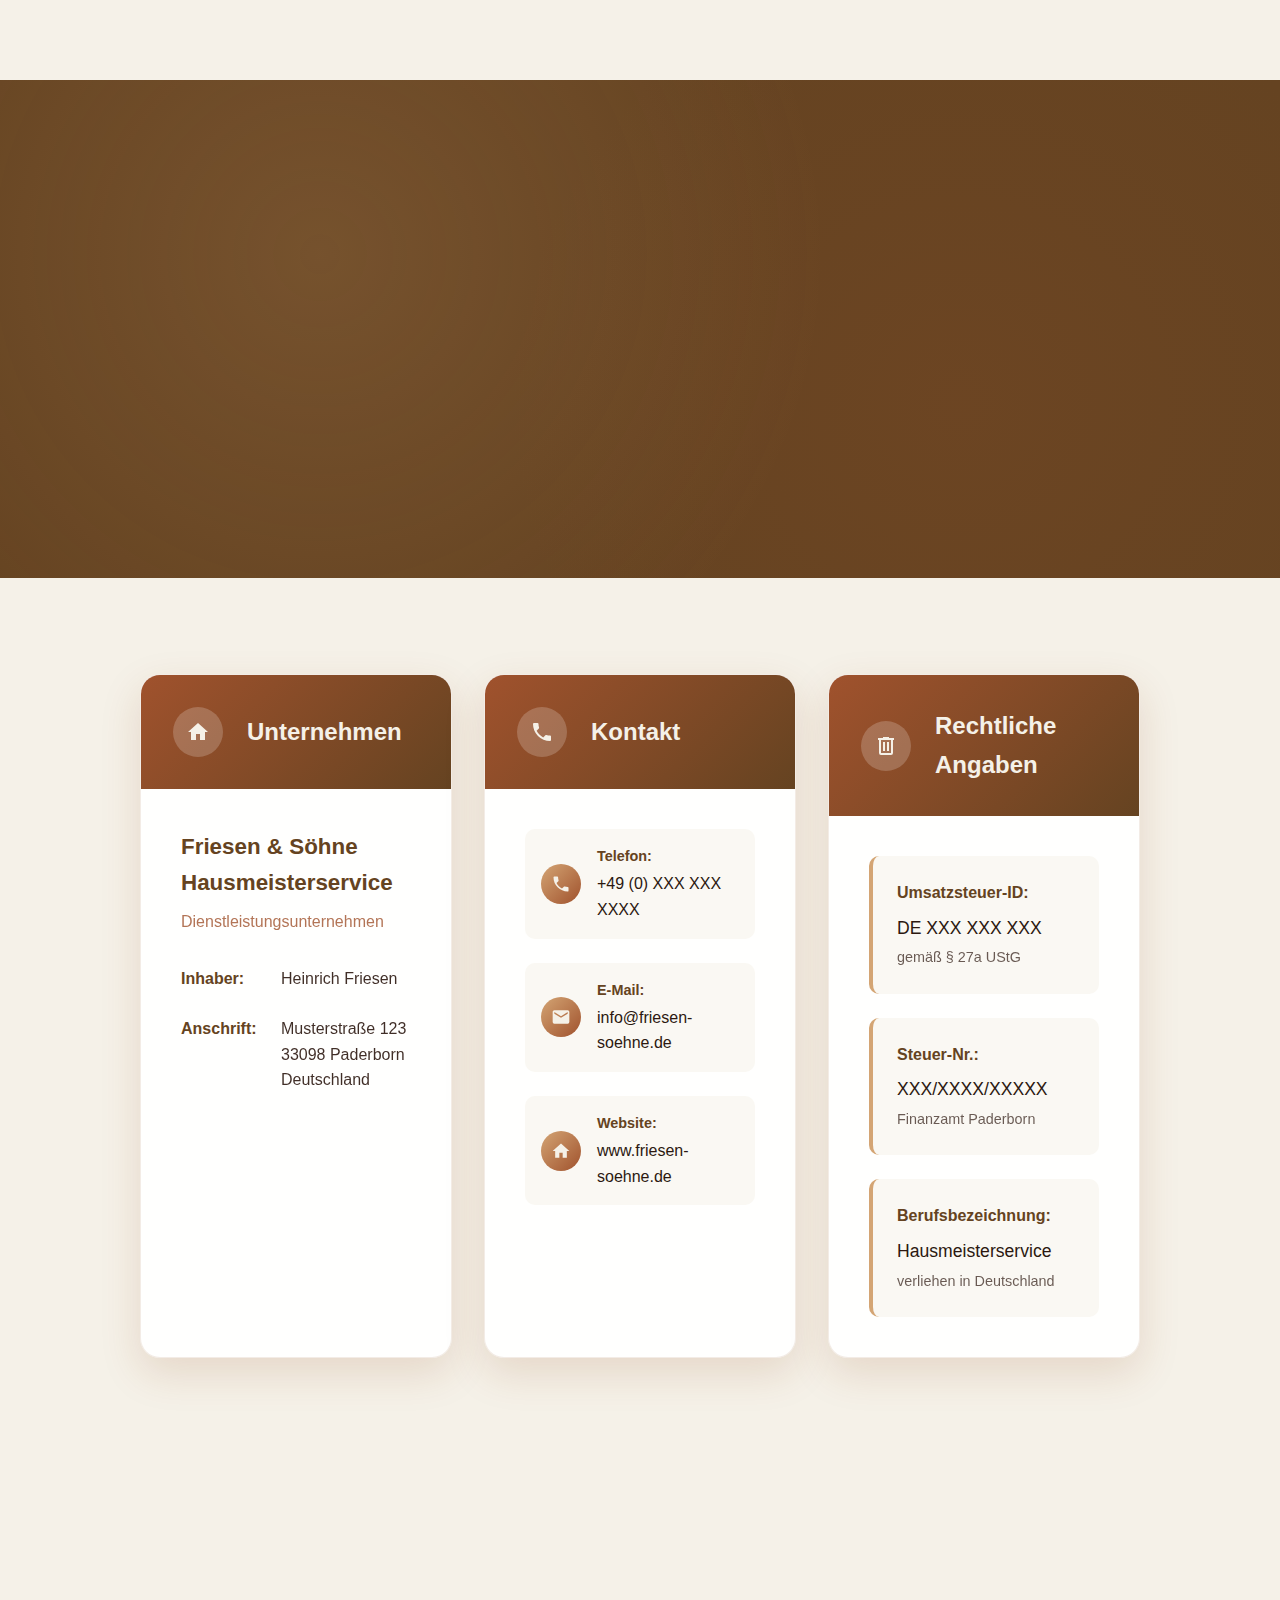
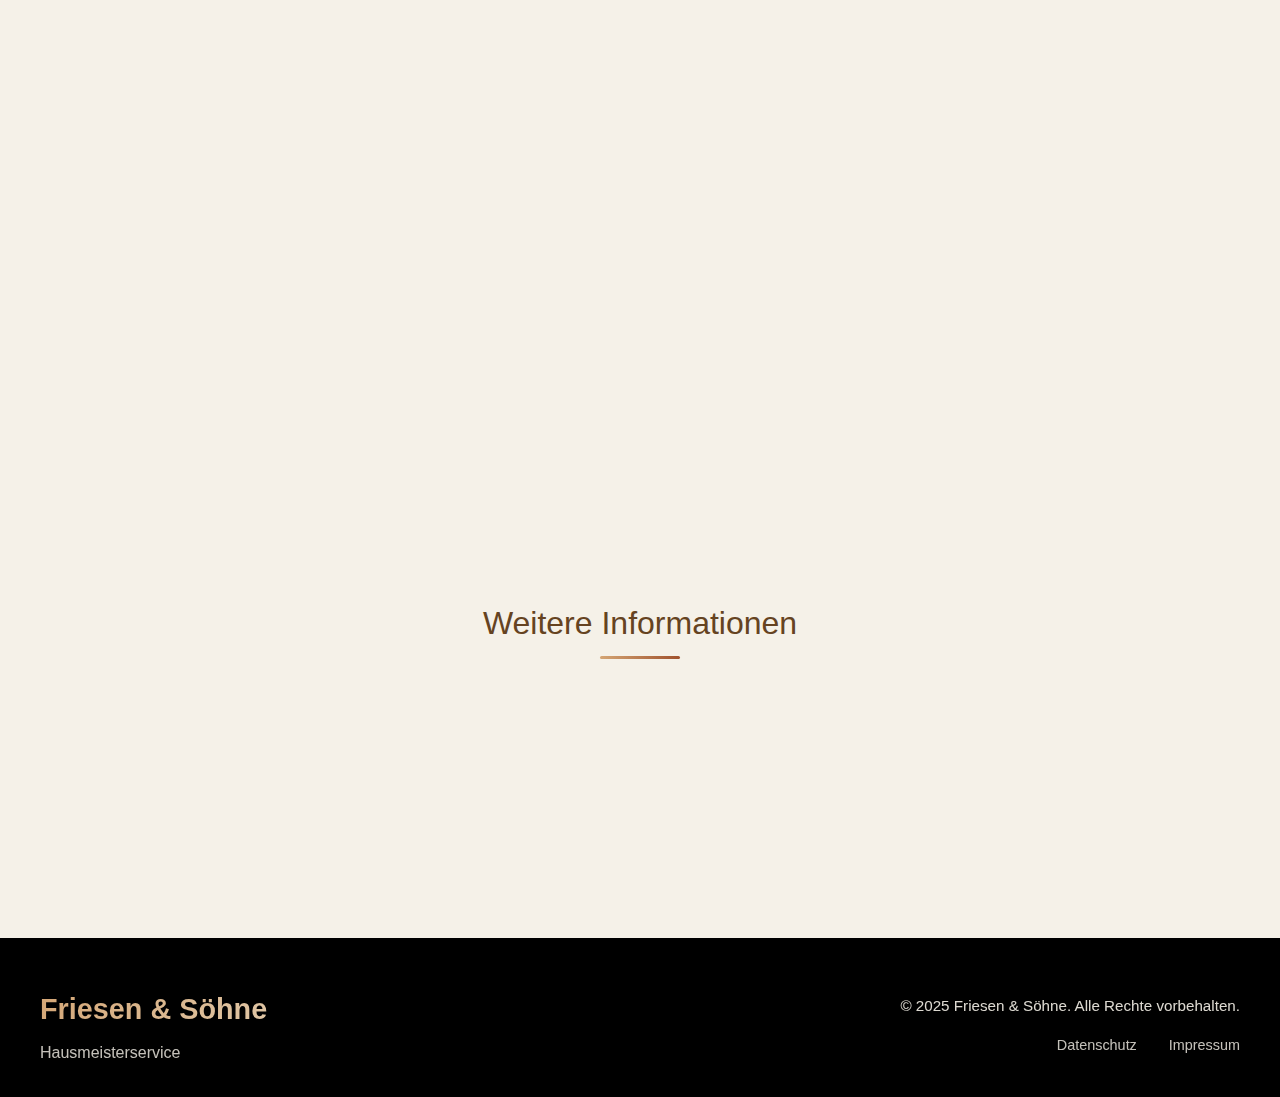
<file: FriesenUndSöhne/impressum.html>
<!DOCTYPE html>
<html lang="de">
<head>
    <meta charset="UTF-8">
    <meta name="viewport" content="width=device-width, initial-scale=1.0">
    <title>Impressum - Friesen & Söhne</title>
    <link rel="stylesheet" href="impressum_styles.css">
</head>
<body>
    <!-- Navigation -->
    <nav class="navbar">
        <div class="nav-container">
            <a href="index.html" class="logo">Friesen & Söhne</a>
            <ul class="nav-links">
                <li><a href="index.html">Home</a></li>
                <li><a href="about.html">Über Uns</a></li>
                <li><a href="services.html">Dienstleistungen</a></li>
                <li><a href="#projekte">Projekte</a></li>
                <li><a href="#kontakt" class="contact-btn">Kontakt</a></li>
            </ul>
        </div>
    </nav>

    <!-- Header Section -->
    <section class="impressum-header">
        <div class="header-container">
            <div class="header-content">
                <div class="section-badge">
                    <span>Rechtliche Informationen</span>
                </div>
                <h1 class="header-title">Impressum</h1>
                <p class="header-subtitle">
                    Angaben gemäß § 5 TMG und § 55 RfStV
                </p>
            </div>
        </div>
    </section>

    <!-- Main Content -->
    <section class="impressum-content">
        <div class="content-container">
            
            <!-- Company Information -->
            <div class="info-section">
                <div class="info-card main-info">
                    <div class="card-header">
                        <div class="card-icon">
                            <svg viewBox="0 0 24 24">
                                <path d="M10 20v-6h4v6h5v-8h3L12 3 2 12h3v8z"/>
                            </svg>
                        </div>
                        <h2>Unternehmen</h2>
                    </div>
                    <div class="card-content">
                        <div class="company-details">
                            <h3>Friesen & Söhne Hausmeisterservice</h3>
                            <p class="company-type">Dienstleistungsunternehmen</p>
                            
                            <div class="detail-row">
                                <span class="label">Inhaber:</span>
                                <span class="value">Heinrich Friesen</span>
                            </div>
                            
                            <div class="detail-row">
                                <span class="label">Anschrift:</span>
                                <span class="value">
                                    Musterstraße 123<br>
                                    33098 Paderborn<br>
                                    Deutschland
                                </span>
                            </div>
                        </div>
                    </div>
                </div>

                <!-- Contact Information -->
                <div class="info-card">
                    <div class="card-header">
                        <div class="card-icon">
                            <svg viewBox="0 0 24 24">
                                <path d="M6.62,10.79C8.06,13.62 10.38,15.94 13.21,17.38L15.41,15.18C15.69,14.9 16.08,14.82 16.43,14.93C17.55,15.3 18.75,15.5 20,15.5A1,1 0 0,1 21,16.5V20A1,1 0 0,1 20,21A17,17 0 0,1 3,4A1,1 0 0,1 4,3H7.5A1,1 0 0,1 8.5,4C8.5,5.25 8.7,6.45 9.07,7.57C9.18,7.92 9.1,8.31 8.82,8.59L6.62,10.79Z"/>
                            </svg>
                        </div>
                        <h2>Kontakt</h2>
                    </div>
                    <div class="card-content">
                        <div class="contact-details">
                            <div class="contact-item">
                                <div class="contact-icon">
                                    <svg viewBox="0 0 24 24">
                                        <path d="M6.62,10.79C8.06,13.62 10.38,15.94 13.21,17.38L15.41,15.18C15.69,14.9 16.08,14.82 16.43,14.93C17.55,15.3 18.75,15.5 20,15.5A1,1 0 0,1 21,16.5V20A1,1 0 0,1 20,21A17,17 0 0,1 3,4A1,1 0 0,1 4,3H7.5A1,1 0 0,1 8.5,4C8.5,5.25 8.7,6.45 9.07,7.57C9.18,7.92 9.1,8.31 8.82,8.59L6.62,10.79Z"/>
                                    </svg>
                                </div>
                                <div class="contact-info">
                                    <span class="contact-label">Telefon:</span>
                                    <span class="contact-value">+49 (0) XXX XXX XXXX</span>
                                </div>
                            </div>

                            <div class="contact-item">
                                <div class="contact-icon">
                                    <svg viewBox="0 0 24 24">
                                        <path d="M20,8L12,13L4,8V6L12,11L20,6M20,4H4C2.89,4 2,4.89 2,6V18A2,2 0 0,0 4,20H20A2,2 0 0,0 22,18V6C22,4.89 21.1,4 20,4Z"/>
                                    </svg>
                                </div>
                                <div class="contact-info">
                                    <span class="contact-label">E-Mail:</span>
                                    <span class="contact-value">info@friesen-soehne.de</span>
                                </div>
                            </div>

                            <div class="contact-item">
                                <div class="contact-icon">
                                    <svg viewBox="0 0 24 24">
                                        <path d="M10,20V14H14V20H19V12H22L12,3L2,12H5V20H10Z"/>
                                    </svg>
                                </div>
                                <div class="contact-info">
                                    <span class="contact-label">Website:</span>
                                    <span class="contact-value">www.friesen-soehne.de</span>
                                </div>
                            </div>
                        </div>
                    </div>
                </div>

                <!-- Legal Information -->
                <div class="info-card">
                    <div class="card-header">
                        <div class="card-icon">
                            <svg viewBox="0 0 24 24">
                                <path d="M9,3V4H4V6H5V19A2,2 0 0,0 7,21H17A2,2 0 0,0 19,19V6H20V4H15V3H9M7,6H17V19H7V6M9,8V17H11V8H9M13,8V17H15V8H13Z"/>
                            </svg>
                        </div>
                        <h2>Rechtliche Angaben</h2>
                    </div>
                    <div class="card-content">
                        <div class="legal-details">
                            <div class="legal-item">
                                <span class="legal-label">Umsatzsteuer-ID:</span>
                                <span class="legal-value">DE XXX XXX XXX</span>
                                <span class="legal-note">gemäß § 27a UStG</span>
                            </div>

                            <div class="legal-item">
                                <span class="legal-label">Steuer-Nr.:</span>
                                <span class="legal-value">XXX/XXXX/XXXXX</span>
                                <span class="legal-note">Finanzamt Paderborn</span>
                            </div>

                            <div class="legal-item">
                                <span class="legal-label">Berufsbezeichnung:</span>
                                <span class="legal-value">Hausmeisterservice</span>
                                <span class="legal-note">verliehen in Deutschland</span>
                            </div>
                        </div>
                    </div>
                </div>
            </div>

            <!-- Legal Notice -->
            <div class="legal-notice">
                <div class="notice-header">
                    <div class="notice-icon">
                        <svg viewBox="0 0 24 24">
                            <path d="M11,15H13V17H11V15M11,7H13V13H11V7M12,2C6.47,2 2,6.5 2,12A10,10 0 0,0 12,22A10,10 0 0,0 22,12A10,10 0 0,0 12,2M12,20A8,8 0 0,1 4,12A8,8 0 0,1 12,4A8,8 0 0,1 20,12A8,8 0 0,1 12,20Z"/>
                        </svg>
                    </div>
                    <h2>Haftungsausschluss</h2>
                </div>
                <div class="notice-content">
                    <div class="notice-section">
                        <h3>Haftung für Inhalte</h3>
                        <p>Als Diensteanbieter sind wir gemäß § 7 Abs.1 TMG für eigene Inhalte auf diesen Seiten nach den allgemeinen Gesetzen verantwortlich. Nach §§ 8 bis 10 TMG sind wir als Diensteanbieter jedoch nicht unter der Verpflichtung, übermittelte oder gespeicherte fremde Informationen zu überwachen oder nach Umständen zu forschen, die auf eine rechtswidrige Tätigkeit hinweisen.</p>
                    </div>

                    <div class="notice-section">
                        <h3>Haftung für Links</h3>
                        <p>Unser Angebot enthält Links zu externen Websites Dritter, auf deren Inhalte wir keinen Einfluss haben. Deshalb können wir für diese fremden Inhalte auch keine Gewähr übernehmen. Für die Inhalte der verlinkten Seiten ist stets der jeweilige Anbieter oder Betreiber der Seiten verantwortlich.</p>
                    </div>

                    <div class="notice-section">
                        <h3>Urheberrecht</h3>
                        <p>Die durch die Seitenbetreiber erstellten Inhalte und Werke auf diesen Seiten unterliegen dem deutschen Urheberrecht. Die Vervielfältigung, Bearbeitung, Verbreitung und jede Art der Verwertung außerhalb der Grenzen des Urheberrechtes bedürfen der schriftlichen Zustimmung des jeweiligen Autors bzw. Erstellers.</p>
                    </div>
                </div>
            </div>

            <!-- Quick Links -->
            <div class="quick-links">
                <h2>Weitere Informationen</h2>
                <div class="links-grid">
                    <a href="datenschutz.html" class="quick-link">
                        <div class="link-icon">
                            <svg viewBox="0 0 24 24">
                                <path d="M12,17A2,2 0 0,0 14,15C14,13.89 13.1,13 12,13A2,2 0 0,0 10,15A2,2 0 0,0 12,17M18,8A2,2 0 0,1 20,10V20A2,2 0 0,1 18,22H6A2,2 0 0,1 4,20V10C4,8.89 4.9,8 6,8H7V6A5,5 0 0,1 12,1A5,5 0 0,1 17,6V8H18M12,3A3,3 0 0,0 9,6V8H15V6A3,3 0 0,0 12,3Z"/>
                            </svg>
                        </div>
                        <div class="link-content">
                            <h3>Datenschutz</h3>
                            <p>Informationen zum Umgang mit Ihren Daten</p>
                        </div>
                    </a>

                    <a href="index.html#kontakt" class="quick-link">
                        <div class="link-icon">
                            <svg viewBox="0 0 24 24">
                                <path d="M6.62,10.79C8.06,13.62 10.38,15.94 13.21,17.38L15.41,15.18C15.69,14.9 16.08,14.82 16.43,14.93C17.55,15.3 18.75,15.5 20,15.5A1,1 0 0,1 21,16.5V20A1,1 0 0,1 20,21A17,17 0 0,1 3,4A1,1 0 0,1 4,3H7.5A1,1 0 0,1 8.5,4C8.5,5.25 8.7,6.45 9.07,7.57C9.18,7.92 9.1,8.31 8.82,8.59L6.62,10.79Z"/>
                            </svg>
                        </div>
                        <div class="link-content">
                            <h3>Kontakt</h3>
                            <p>Nehmen Sie Kontakt mit uns auf</p>
                        </div>
                    </a>

                    <a href="about.html" class="quick-link">
                        <div class="link-icon">
                            <svg viewBox="0 0 24 24">
                                <path d="M11,9H13V7H11M12,20C7.59,20 4,16.41 4,12C4,7.59 7.59,4 12,4C16.41,4 20,7.59 20,12C20,16.41 16.41,20 12,20M12,2A10,10 0 0,0 2,12A10,10 0 0,0 12,22A10,10 0 0,0 22,12A10,10 0 0,0 12,2M11,17H13V11H11V17Z"/>
                            </svg>
                        </div>
                        <div class="link-content">
                            <h3>Über uns</h3>
                            <p>Erfahren Sie mehr über unser Unternehmen</p>
                        </div>
                    </a>
                </div>
            </div>

        </div>
    </section>

    <!-- Footer -->
    <footer class="footer">
        <div class="footer-container">
            <div class="footer-content">
                <div class="footer-brand">
                    <h3 class="footer-logo">Friesen & Söhne</h3>
                    <p class="footer-tagline">Hausmeisterservice</p>
                </div>
                
                <div class="footer-info">
                    <p class="footer-copyright">© 2025 Friesen & Söhne. Alle Rechte vorbehalten.</p>
                    <div class="footer-links">
                        <a href="datenschutz.html" class="footer-link">Datenschutz</a>
                        <a href="#" class="footer-link">Impressum</a>
                    </div>
                </div>
            </div>
        </div>
    </footer>

    <script>
        // Navbar scroll effect
        window.addEventListener('scroll', function() {
            const navbar = document.querySelector('.navbar');
            if (window.scrollY > 50) {
                navbar.style.background = 'rgba(245, 241, 232, 0.98)';
                navbar.style.boxShadow = '0 2px 20px rgba(139, 69, 19, 0.1)';
            } else {
                navbar.style.background = 'rgba(245, 241, 232, 0.95)';
                navbar.style.boxShadow = 'none';
            }
        });

        // Smooth scrolling for navigation links
        document.querySelectorAll('a[href^="#"]').forEach(anchor => {
            anchor.addEventListener('click', function (e) {
                e.preventDefault();
                const target = document.querySelector(this.getAttribute('href'));
                if (target) {
                    target.scrollIntoView({
                        behavior: 'smooth',
                        block: 'start'
                    });
                }
            });
        });

        // Intersection Observer for animations
        const observerOptions = {
            threshold: 0.1,
            rootMargin: '0px 0px -50px 0px'
        };

        const observer = new IntersectionObserver((entries) => {
            entries.forEach(entry => {
                if (entry.isIntersecting) {
                    entry.target.classList.add('animate-in');
                }
            });
        }, observerOptions);

        // Initialize animations when DOM is loaded
        document.addEventListener('DOMContentLoaded', () => {
            const elementsToAnimate = document.querySelectorAll('.info-card, .legal-notice, .quick-link');
            elementsToAnimate.forEach((element, index) => {
                setTimeout(() => {
                    observer.observe(element);
                }, index * 100);
            });
        });
    </script>
</body>
</html>
</file>
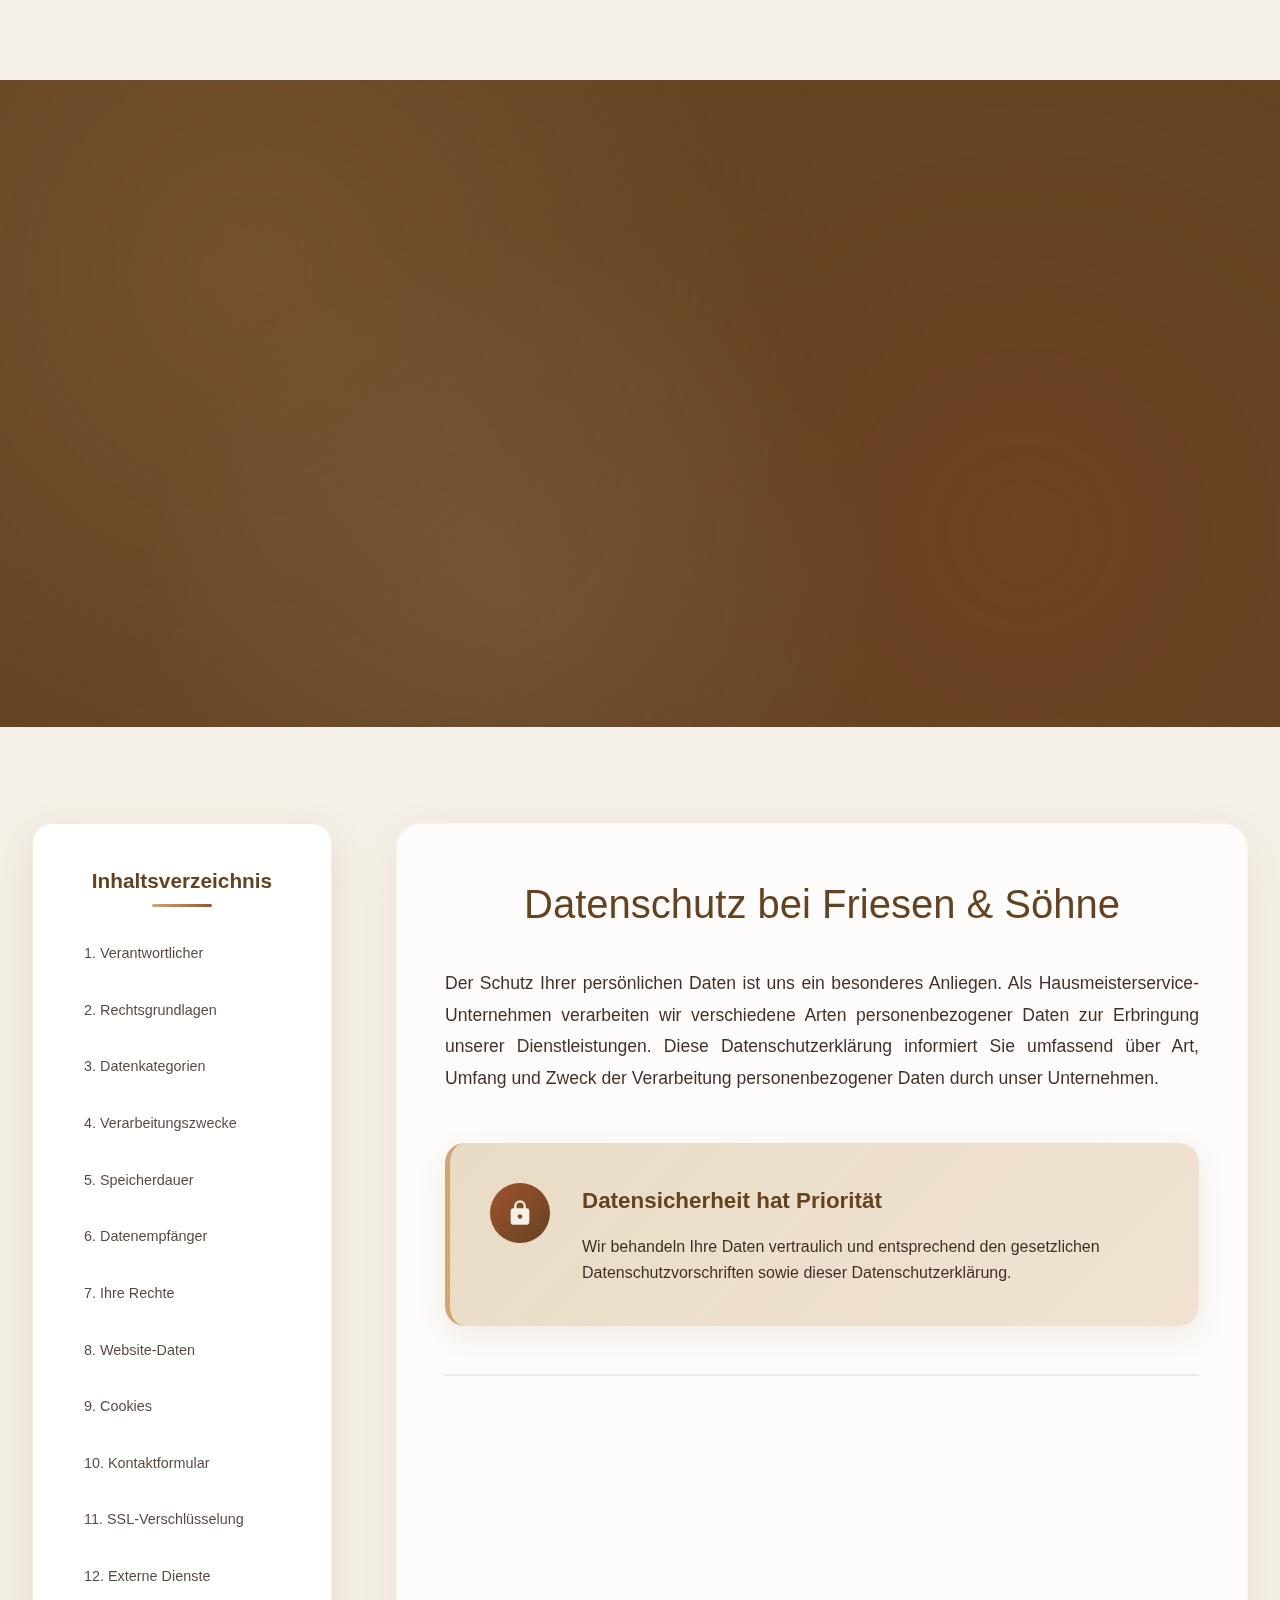
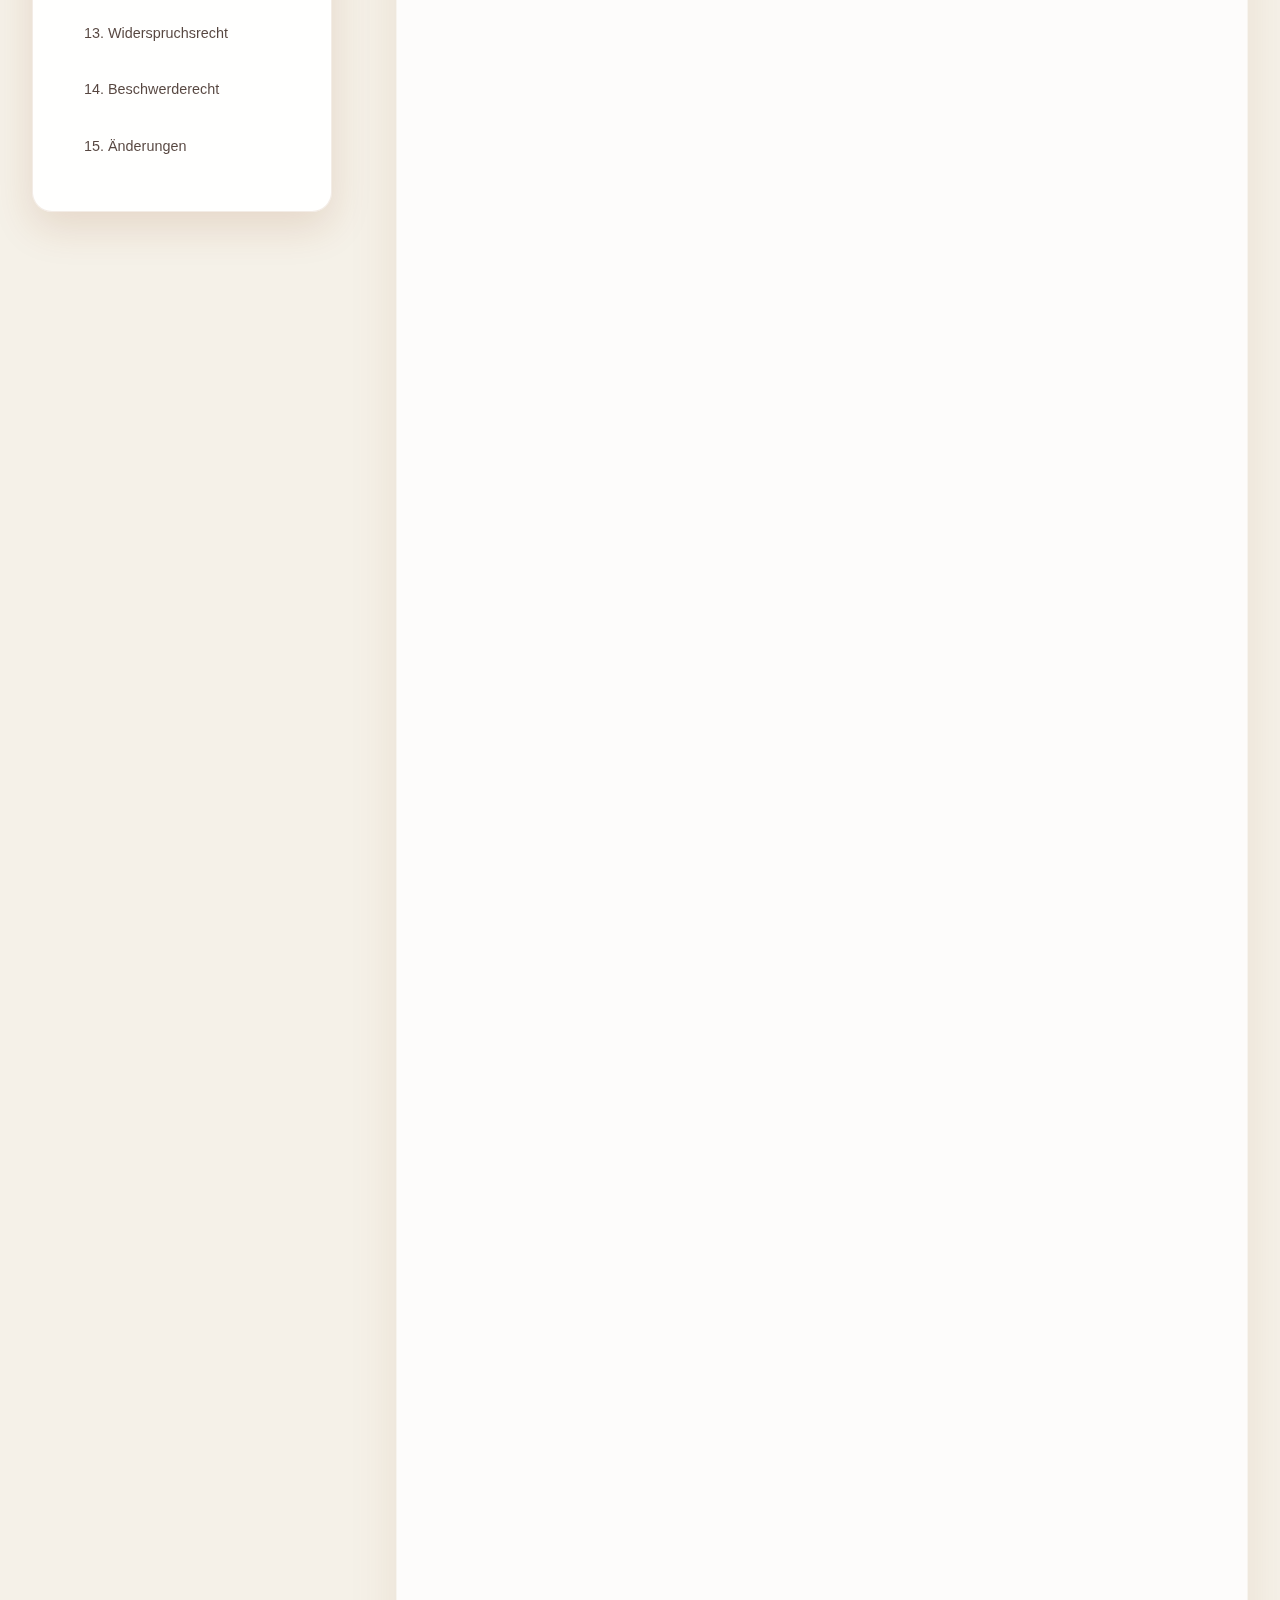
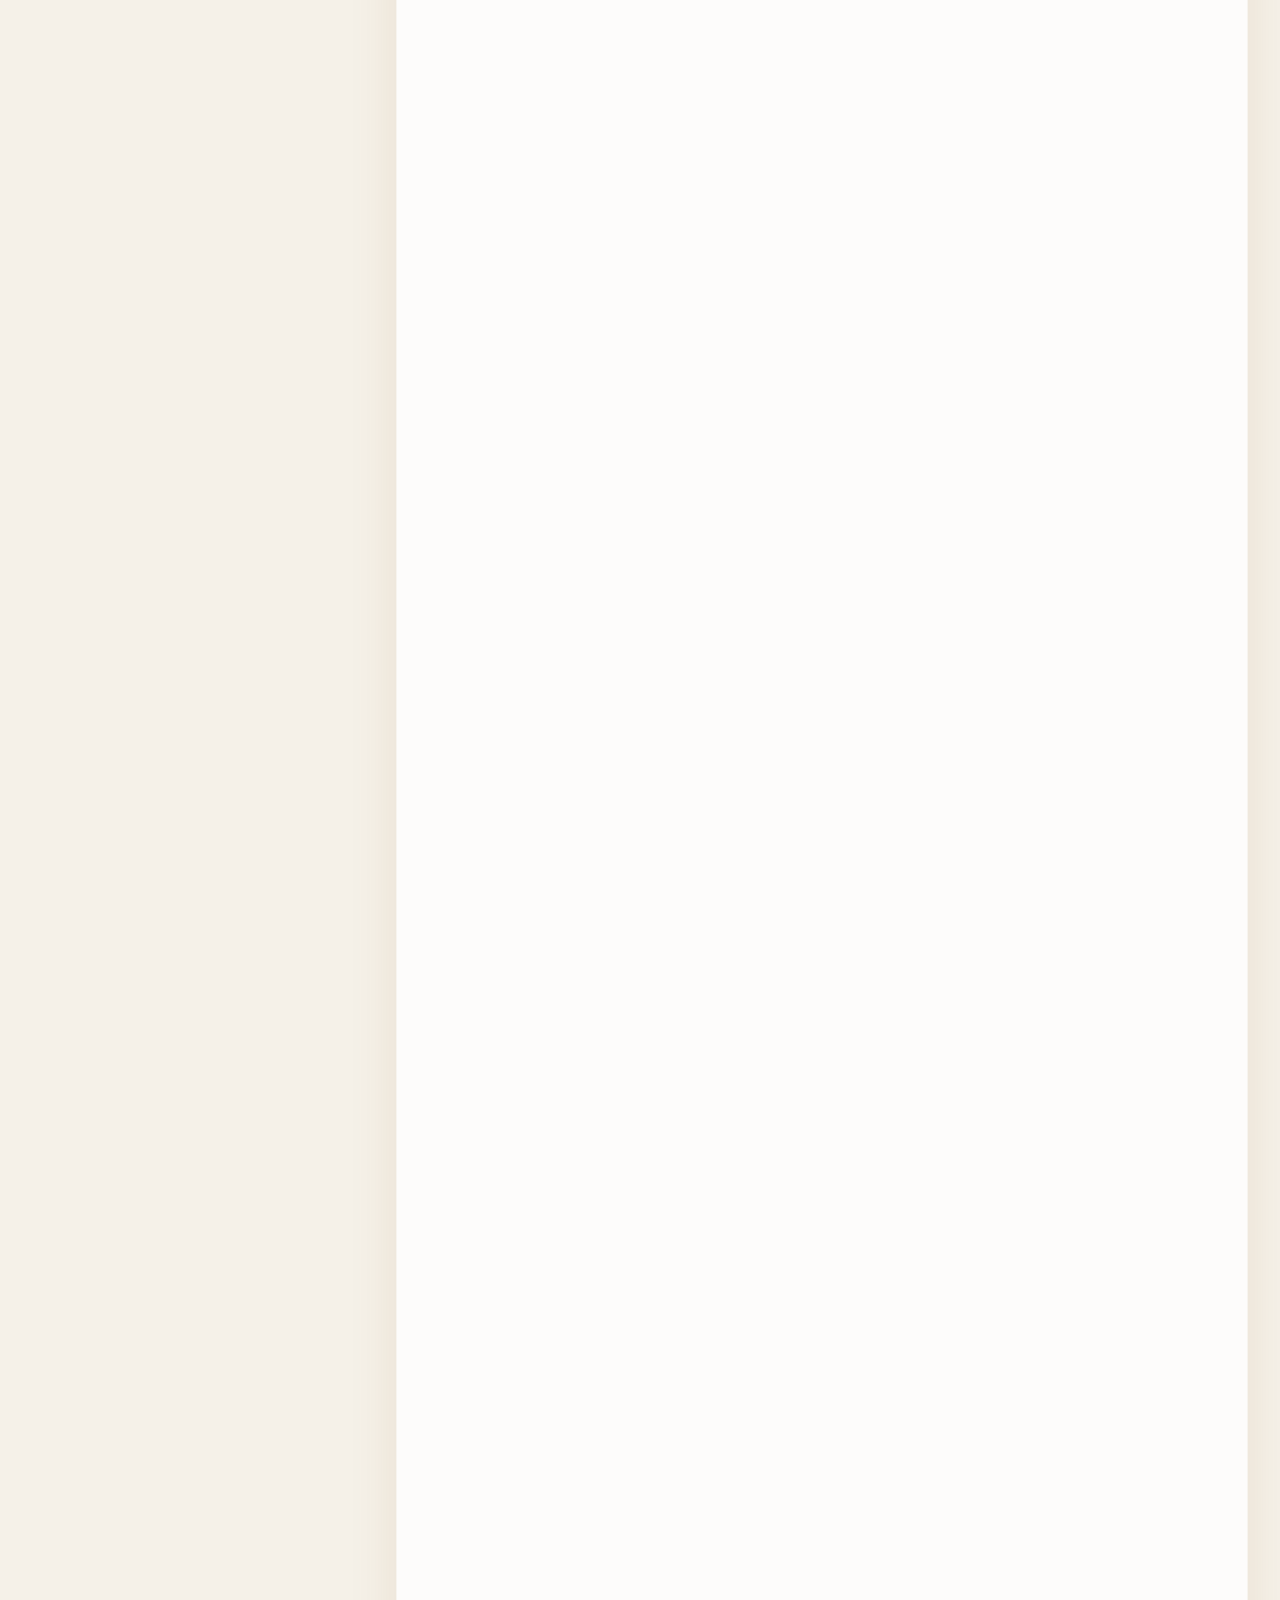
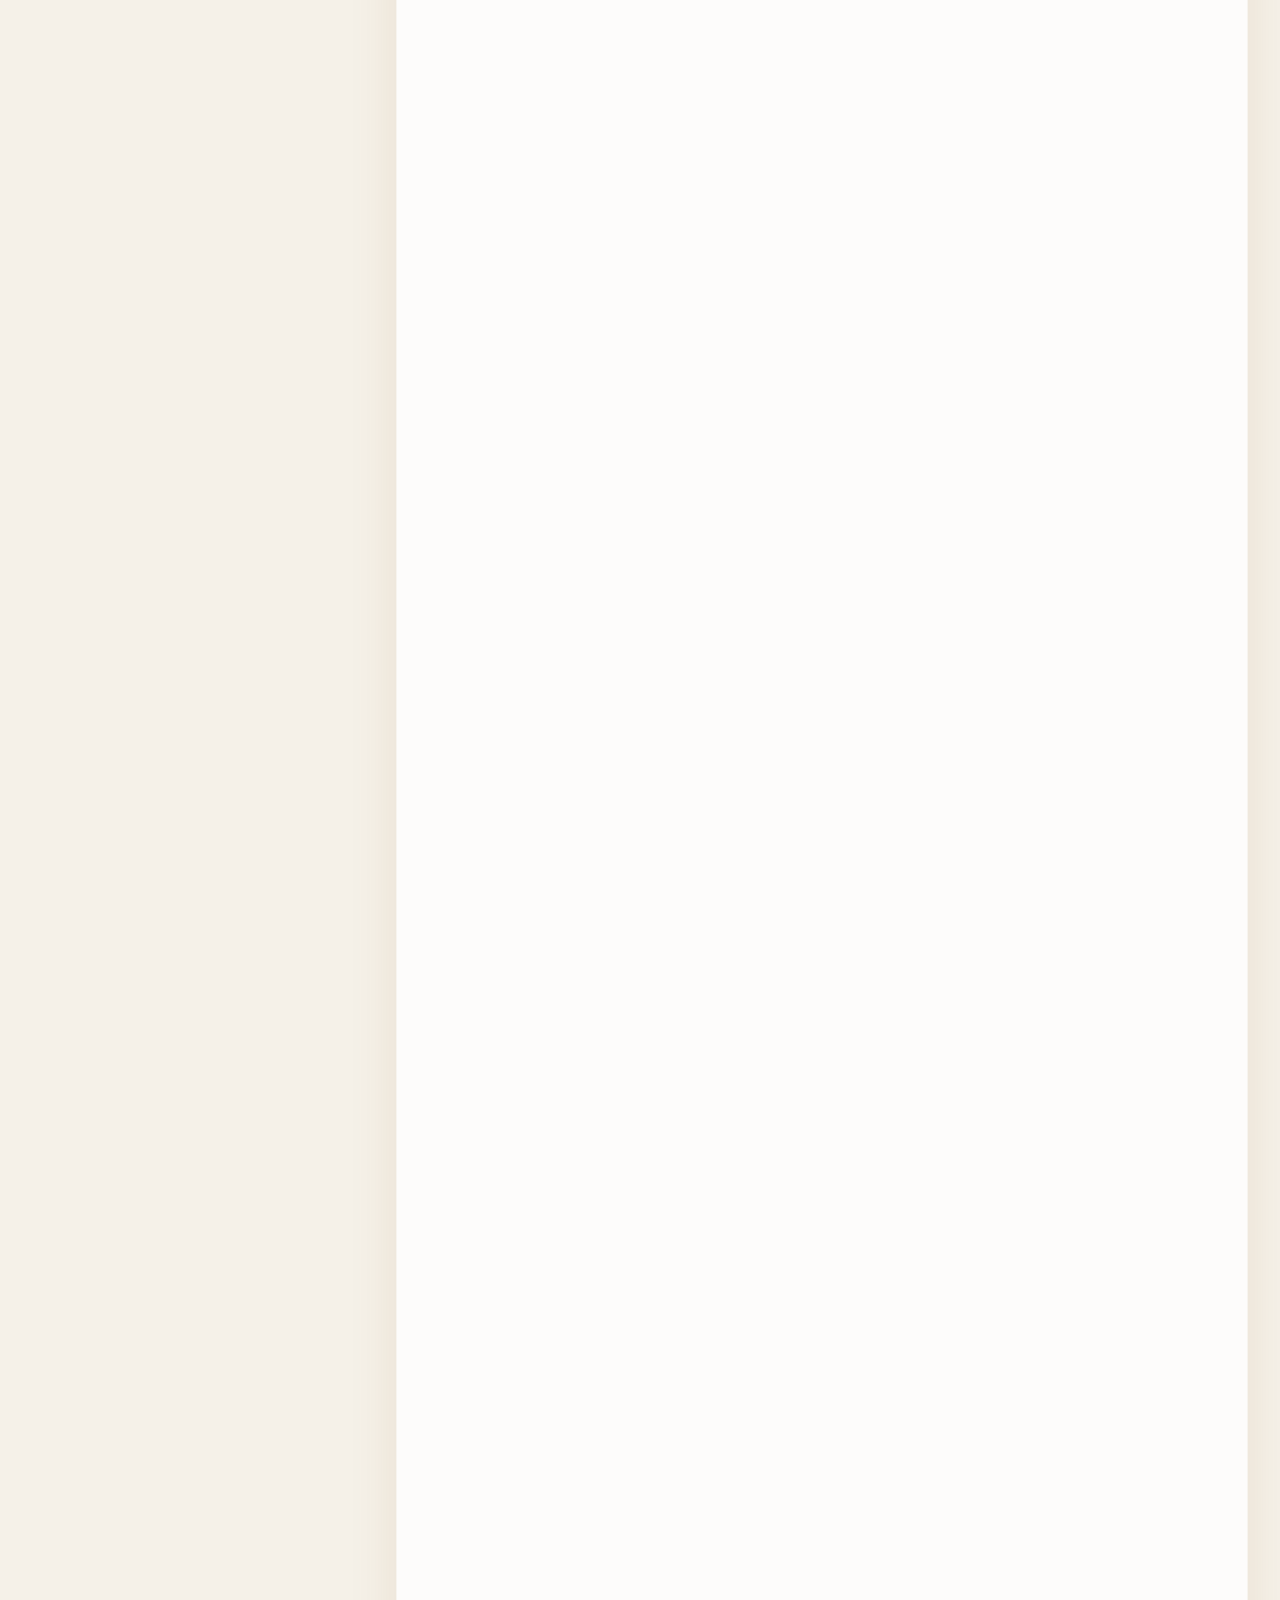
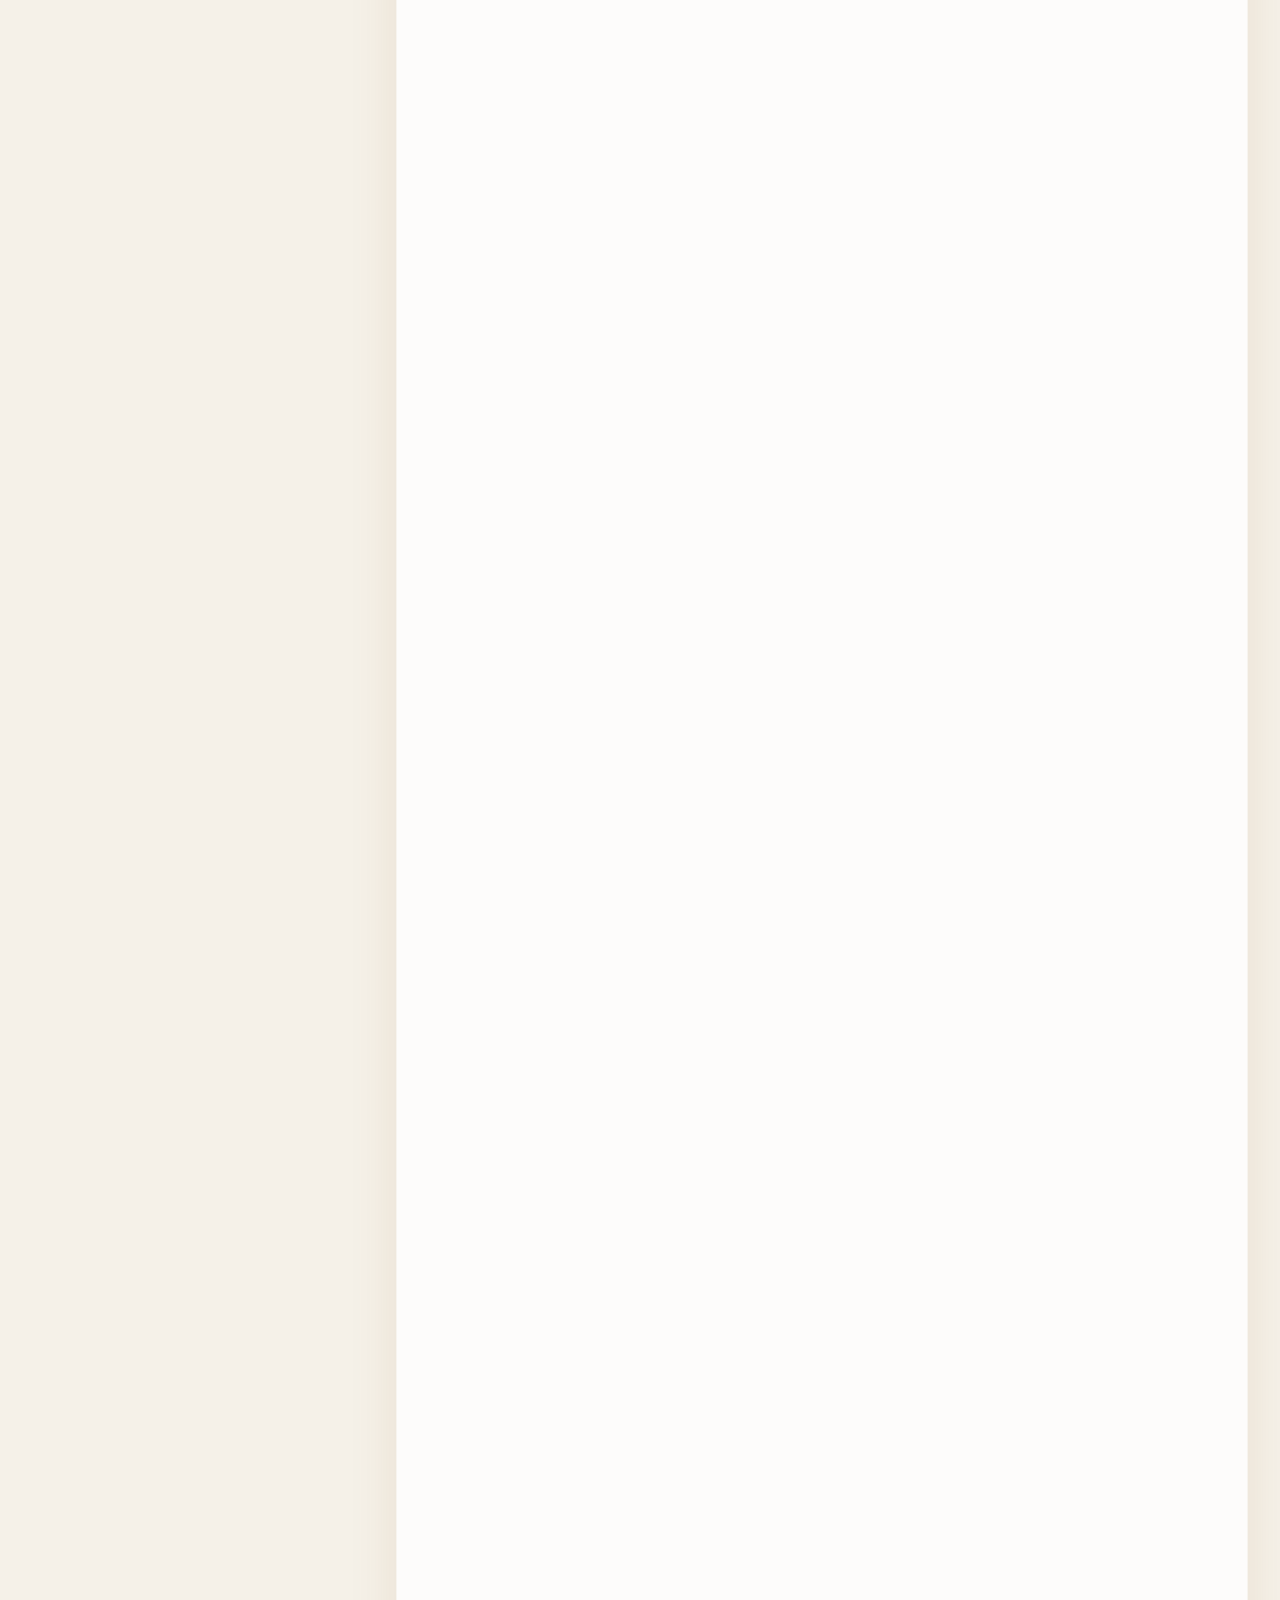
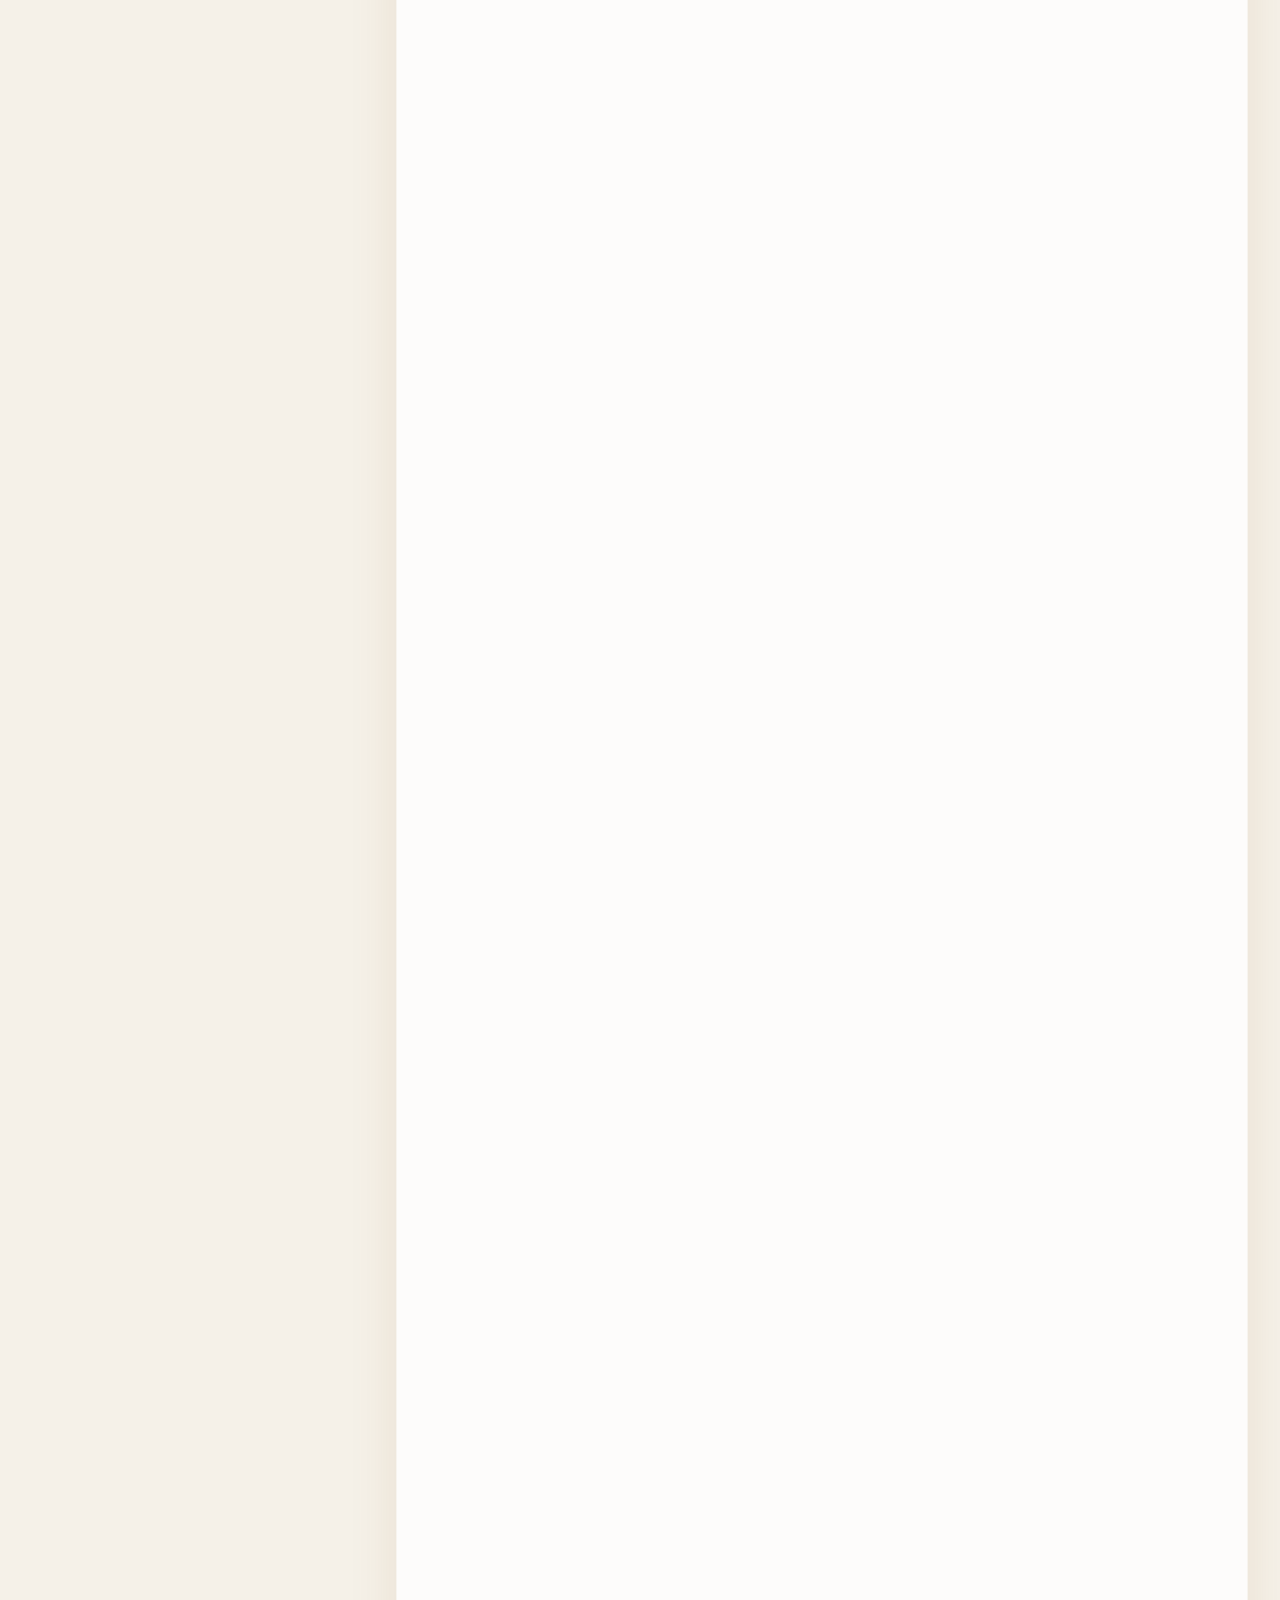
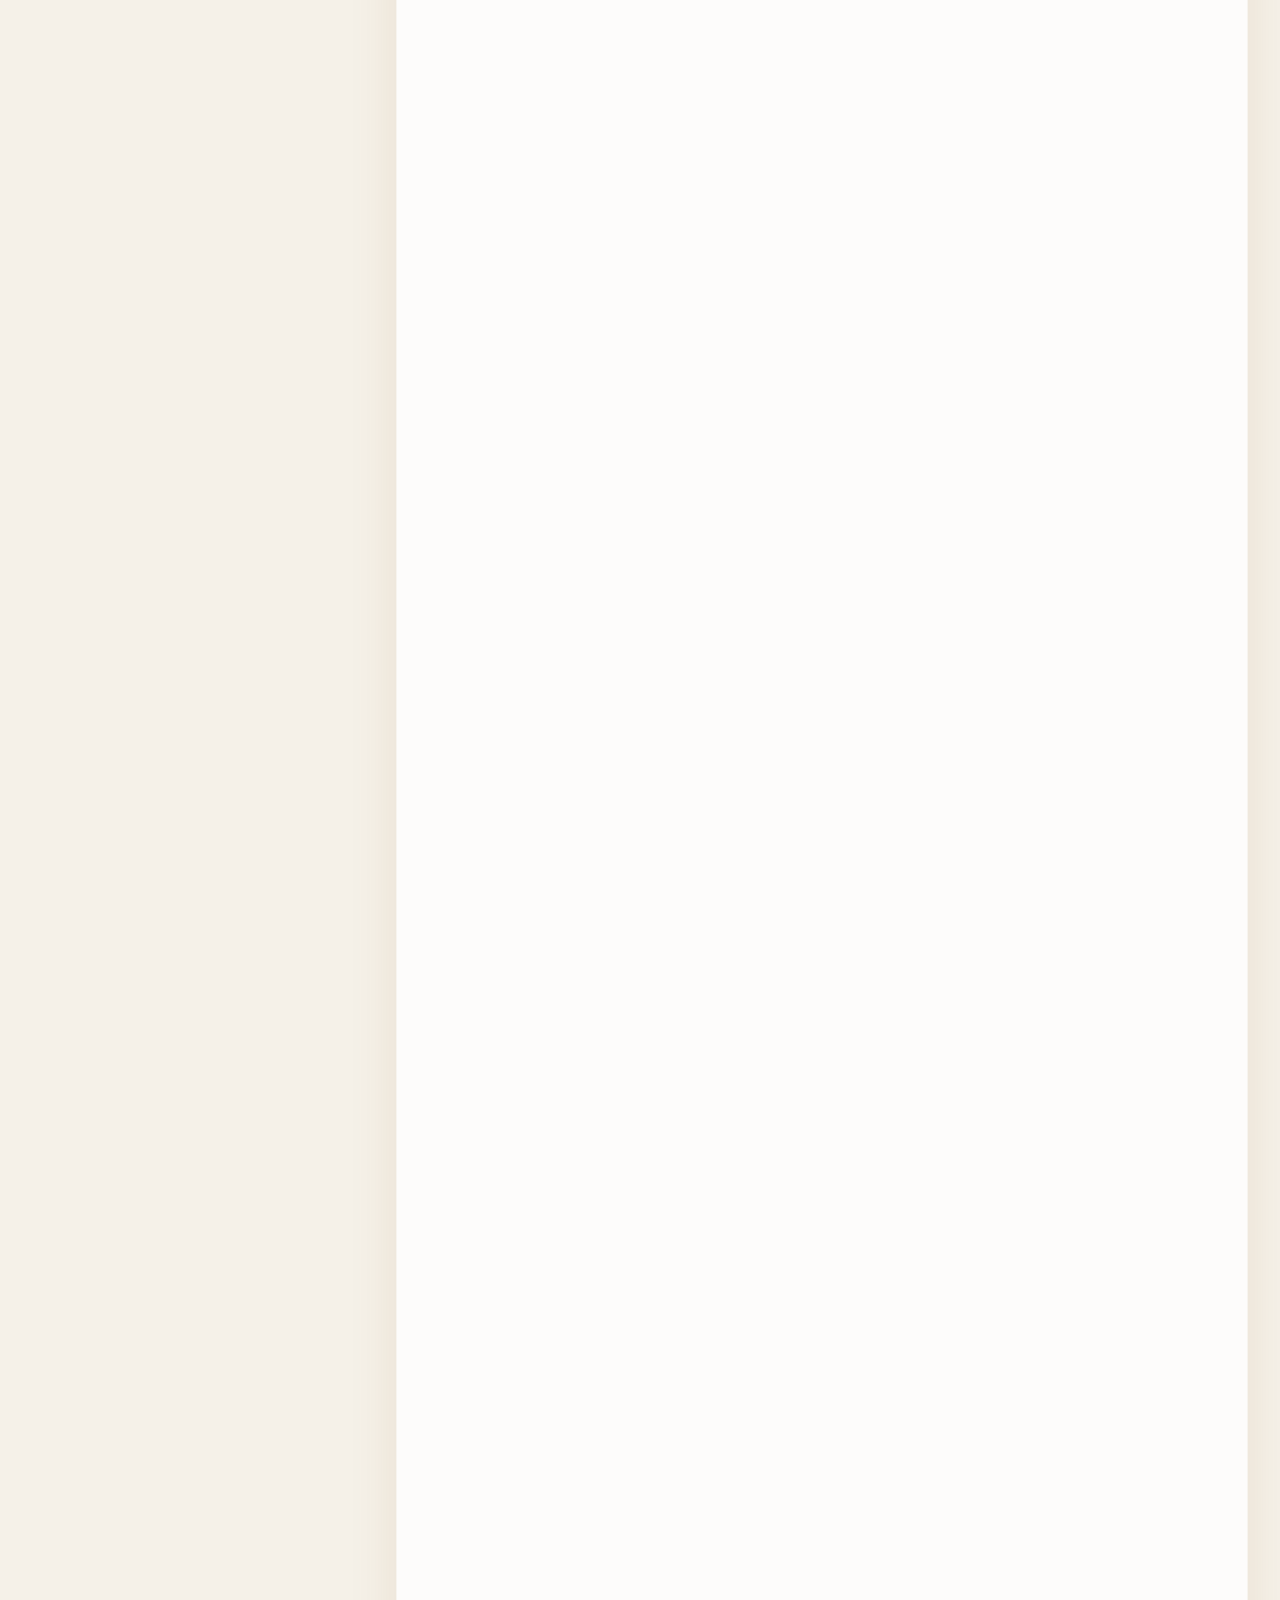
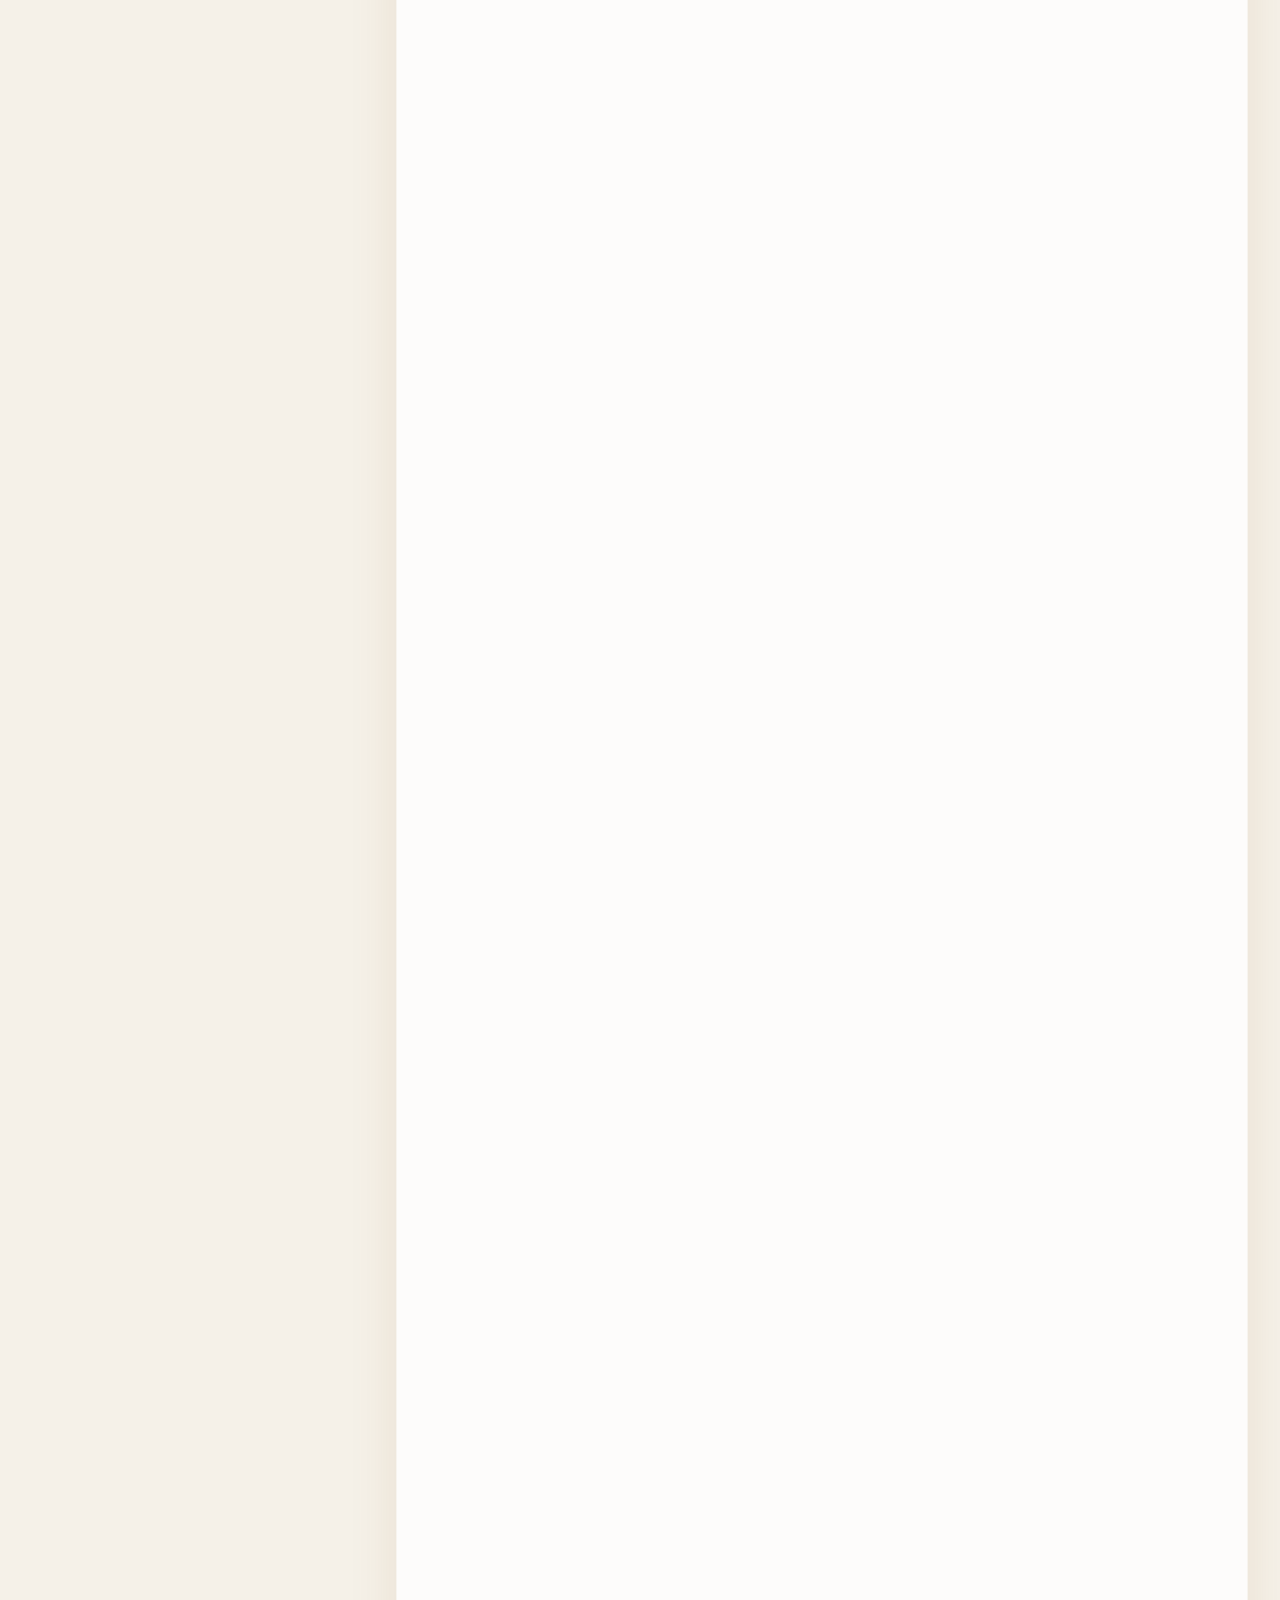
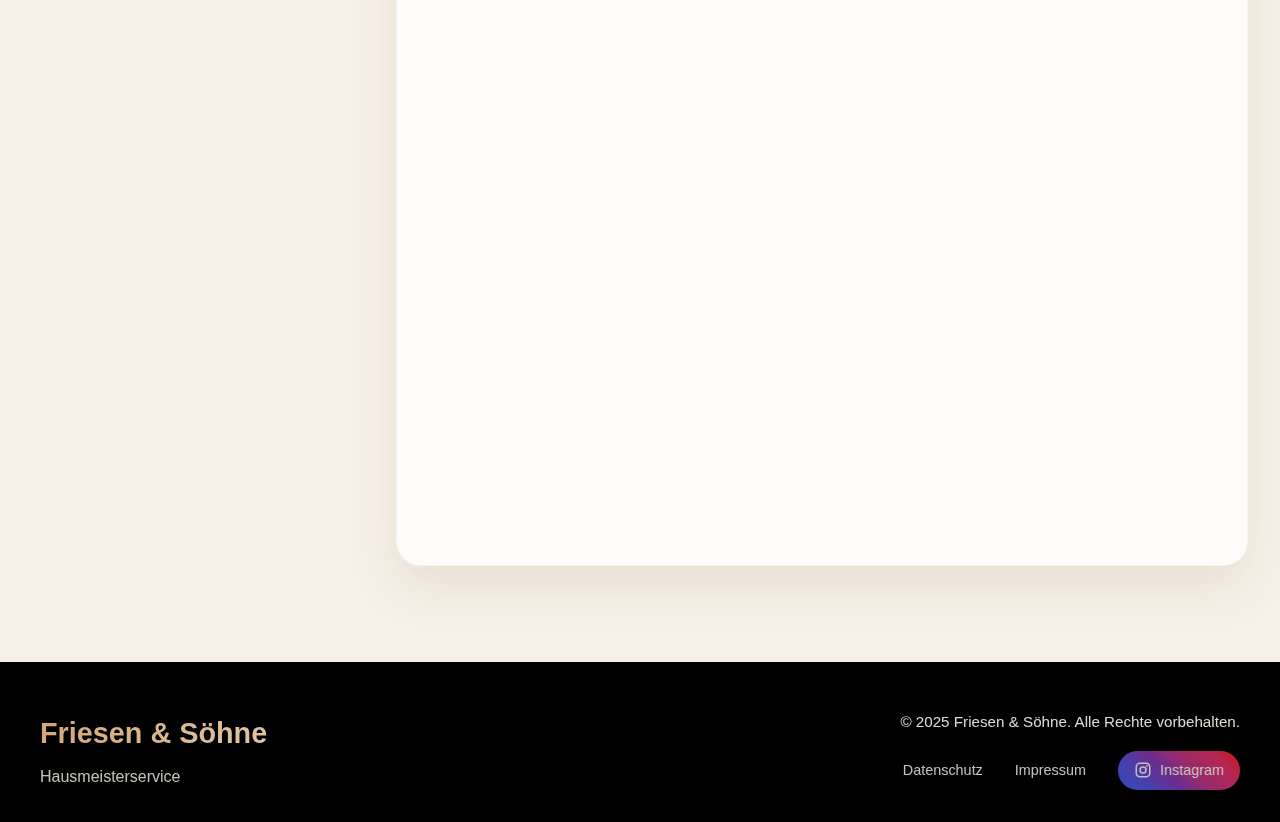
<file: FriesenUndSöhne/datenschutz.html>
<!DOCTYPE html>
<html lang="de">
<head>
    <meta charset="UTF-8">
    <meta name="viewport" content="width=device-width, initial-scale=1.0">
    <title>Datenschutzerklärung - Friesen & Söhne</title>
    <link rel="stylesheet" href="datenschutz_styles.css">
</head>
<body>
    <!-- Navigation -->
    <nav class="navbar">
        <div class="nav-container">
            <a href="index.html" class="logo">
                <img src="material/logo.jpeg" alt="Friesen & Söhne Logo" class="logo-image">
                <span class="logo-text">Friesen & Söhne</span>
            </a>
            <ul class="nav-links">
                <li><a href="index.html">Home</a></li>
                <li><a href="about.html">Über Uns</a></li>
                <li><a href="services.html">Dienstleistungen</a></li>
                <li><a href="projekt.html">Projekte</a></li>
                <li><a href="kontakt.html" class="contact-btn">Kontakt</a></li>
            </ul>
        </div>
    </nav>

    <!-- Header Section -->
    <section class="privacy-header">
        <div class="header-container">
            <div class="header-content">
                <div class="section-badge">
                    <span>Rechtliche Informationen</span>
                </div>
                <h1 class="header-title">Datenschutzerklärung</h1>
                <p class="header-subtitle">
                    Transparenz und Sicherheit beim Umgang mit Ihren persönlichen Daten
                </p>
                <div class="last-updated">
                    Letzte Aktualisierung: August 2025
                </div>
            </div>
        </div>
    </section>

    <!-- Main Content -->
    <section class="privacy-content">
        <div class="content-container">
            <!-- Table of Contents -->
            <div class="table-of-contents">
                <h2>Inhaltsverzeichnis</h2>
                <nav class="toc-nav">
                    <a href="#verantwortlicher">1. Verantwortlicher</a>
                    <a href="#rechtsgrundlagen">2. Rechtsgrundlagen</a>
                    <a href="#kategorien">3. Datenkategorien</a>
                    <a href="#zwecke">4. Verarbeitungszwecke</a>
                    <a href="#speicherdauer">5. Speicherdauer</a>
                    <a href="#empfaenger">6. Datenempfänger</a>
                    <a href="#betroffenenrechte">7. Ihre Rechte</a>
                    <a href="#website">8. Website-Daten</a>
                    <a href="#cookies">9. Cookies</a>
                    <a href="#kontaktformular">10. Kontaktformular</a>
                    <a href="#ssl">11. SSL-Verschlüsselung</a>
                    <a href="#externe-dienste">12. Externe Dienste</a>
                    <a href="#widerspruch">13. Widerspruchsrecht</a>
                    <a href="#beschwerde">14. Beschwerderecht</a>
                    <a href="#aenderungen">15. Änderungen</a>
                </nav>
            </div>

            <!-- Content Sections -->
            <div class="privacy-sections">
                <!-- Einleitung -->
                <div class="intro-section">
                    <div class="intro-content">
                        <h2>Datenschutz bei Friesen & Söhne</h2>
                        <p class="intro-text">
                            Der Schutz Ihrer persönlichen Daten ist uns ein besonderes Anliegen. Als Hausmeisterservice-Unternehmen 
                            verarbeiten wir verschiedene Arten personenbezogener Daten zur Erbringung unserer Dienstleistungen. 
                            Diese Datenschutzerklärung informiert Sie umfassend über Art, Umfang und Zweck der Verarbeitung 
                            personenbezogener Daten durch unser Unternehmen.
                        </p>
                        <div class="highlight-box">
                            <div class="highlight-icon">
                                <svg viewBox="0 0 24 24">
                                    <path d="M12,17A2,2 0 0,0 14,15C14,13.89 13.1,13 12,13A2,2 0 0,0 10,15A2,2 0 0,0 12,17M18,8A2,2 0 0,1 20,10V20A2,2 0 0,1 18,22H6A2,2 0 0,1 4,20V10C4,8.89 4.9,8 6,8H7V6A5,5 0 0,1 12,1A5,5 0 0,1 17,6V8H18M12,3A3,3 0 0,0 9,6V8H15V6A3,3 0 0,0 12,3Z"/>
                                </svg>
                            </div>
                            <div class="highlight-content">
                                <h3>Datensicherheit hat Priorität</h3>
                                <p>Wir behandeln Ihre Daten vertraulich und entsprechend den gesetzlichen Datenschutzvorschriften sowie dieser Datenschutzerklärung.</p>
                            </div>
                        </div>
                    </div>
                </div>

                <!-- 1. Verantwortlicher -->
                <div class="section" id="verantwortlicher">
                    <h2 class="section-title">1. Verantwortlicher</h2>
                    <div class="section-content">
                        <p>Verantwortlicher im Sinne der Datenschutz-Grundverordnung (DSGVO) ist:</p>
                        <div class="contact-info">
                            <div class="company-details">
                                <h3>Friesen & Söhne Hausmeisterservice</h3>
                                <p>Inhaber: Artur Friesen</p>
                                <p>Pestalozzistraße 2</p>
                                <p>33106 Paderborn</p>
                                <p>Deutschland</p>
                                <br>
                                <p><strong>Telefon:</strong> +49 (0) 157 39052574</p>
                                <p><strong>E-Mail:</strong> friesenundsoehne-reinigung@mail.de</p>
                                <p><strong>Website:</strong> www.friesen-soehne.de</p>
                            </div>
                        </div>
                    </div>
                </div>

                <!-- 4. Rechtsgrundlagen -->
                <div class="section" id="rechtsgrundlagen">
                    <h2 class="section-title">2. Rechtsgrundlagen der Verarbeitung</h2>
                    <div class="section-content">
                        <p>Die Verarbeitung personenbezogener Daten erfolgt auf Grundlage folgender Rechtsgrundlagen der DSGVO:</p>
                        
                        <div class="legal-bases">
                            <div class="legal-item">
                                <div class="legal-reference">Art. 6 Abs. 1 lit. b DSGVO</div>
                                <div class="legal-description">
                                    <h4>Vertragserfüllung</h4>
                                    <p>Verarbeitung zur Erfüllung von Hausmeisterservice-Verträgen, Dienstleistungserbringung und Rechnungsstellung.</p>
                                </div>
                            </div>

                            <div class="legal-item">
                                <div class="legal-reference">Art. 6 Abs. 1 lit. c DSGVO</div>
                                <div class="legal-description">
                                    <h4>Rechtliche Verpflichtung</h4>
                                    <p>Erfüllung steuerlicher, handelsrechtlicher und sicherheitstechnischer Verpflichtungen.</p>
                                </div>
                            </div>

                            <div class="legal-item">
                                <div class="legal-reference">Art. 6 Abs. 1 lit. f DSGVO</div>
                                <div class="legal-description">
                                    <h4>Berechtigte Interessen</h4>
                                    <p>Geltendmachung, Ausübung oder Verteidigung von Rechtsansprüchen, Direktwerbung, IT-Sicherheit.</p>
                                </div>
                            </div>

                            <div class="legal-item">
                                <div class="legal-reference">Art. 6 Abs. 1 lit. a DSGVO</div>
                                <div class="legal-description">
                                    <h4>Einwilligung</h4>
                                    <p>Freiwillige Einwilligung für Newsletter, Marketing oder zusätzliche Services.</p>
                                </div>
                            </div>
                        </div>
                    </div>
                </div>

                <!-- 5. Kategorien -->
                <div class="section" id="kategorien">
                    <h2 class="section-title">3. Kategorien verarbeiteter Daten</h2>
                    <div class="section-content">
                        <div class="data-categories">
                            <div class="data-category">
                                <h3>Stammdaten</h3>
                                <ul>
                                    <li>Name, Vorname, Anrede</li>
                                    <li>Adresse, Telefonnummer, E-Mail-Adresse</li>
                                    <li>Geburtsdatum (bei Bedarf)</li>
                                    <li>Bankverbindung (für Lastschriftverfahren)</li>
                                </ul>
                            </div>

                            <div class="data-category">
                                <h3>Vertragsdaten</h3>
                                <ul>
                                    <li>Vertragsdetails und Leistungsumfang</li>
                                    <li>Preise und Zahlungsmodalitäten</li>
                                    <li>Vertragslaufzeit und Kündigungsfristen</li>
                                    <li>Sondervereinbarungen</li>
                                </ul>
                            </div>

                            <div class="data-category">
                                <h3>Objektdaten</h3>
                                <ul>
                                    <li>Objektadresse und Gebäudedaten</li>
                                    <li>Zugangsberechtigungen und Schlüsselcodes</li>
                                    <li>Technische Ausstattung und Anlagendaten</li>
                                    <li>Wartungsintervalle und Protokolle</li>
                                </ul>
                            </div>

                            <div class="data-category">
                                <h3>Kommunikationsdaten</h3>
                                <ul>
                                    <li>E-Mail-Verkehr und Telefonate</li>
                                    <li>Schadensmeldungen und Anfragen</li>
                                    <li>Protokolle von Begehungen</li>
                                    <li>Fotodokumentation (bei Bedarf)</li>
                                </ul>
                            </div>
                        </div>
                    </div>
                </div>

                <!-- 6. Zwecke -->
                <div class="section" id="zwecke">
                    <h2 class="section-title">4. Zwecke der Datenverarbeitung</h2>
                    <div class="section-content">
                        <div class="purposes-grid">
                            <div class="purpose-item">
                                <div class="purpose-icon">
                                    <svg viewBox="0 0 24 24">
                                        <path d="M19 3H5c-1.1 0-2 .9-2 2v14c0 1.1.9 2 2 2h14c1.1 0 2-.9 2-2V5c0-1.1-.9-2-2-2zm-5 14H7v-2h7v2zm3-4H7v-2h10v2zm0-4H7V7h10v2z"/>
                                    </svg>
                                </div>
                                <h3>Vertragsabwicklung</h3>
                                <p>Anbahnung, Abschluss und Durchführung von Hausmeisterservice-Verträgen</p>
                            </div>

                            <div class="purpose-item">
                                <div class="purpose-icon">
                                    <svg viewBox="0 0 24 24">
                                        <path d="M22.7 19l-9.1-9.1c.9-2.3.4-5-1.5-6.9-2-2-5-2.4-7.4-1.3L9 6 6 9 1.6 4.7C.4 7.1.9 10.1 2.9 12.1c1.9 1.9 4.6 2.4 6.9 1.5l9.1 9.1c.4.4 1 .4 1.4 0l2.3-2.3c.5-.4.5-1.1.1-1.4z"/>
                                    </svg>
                                </div>
                                <h3>Leistungserbringung</h3>
                                <p>Durchführung von Reinigungs-, Wartungs- und Instandhaltungsarbeiten</p>
                            </div>

                            <div class="purpose-item">
                                <div class="purpose-icon">
                                    <svg viewBox="0 0 24 24">
                                        <path d="M9 11H7v3h2v-3zm4 0h-2v3h2v-3zm4 0h-2v3h2v-3zm2-7h-1V2h-2v2H8V2H6v2H5c-1.1 0-1.99.9-1.99 2L3 20c0 1.1.89 2 2 2h14c1.1 0 2-.9 2-2V6c0-1.1-.9-2-2-2zm0 16H5V9h14v11z"/>
                                    </svg>
                                </div>
                                <h3>Terminplanung</h3>
                                <p>Koordination von Terminen, Begehungen und Wartungsintervallen</p>
                            </div>

                            <div class="purpose-item">
                                <div class="purpose-icon">
                                    <svg viewBox="0 0 24 24">
                                        <path d="M7 14c-1.66 0-3 1.34-3 3 0 1.31-1.16 2-2 2 .92 1.22 2.49 2 4 2 2.21 0 4-1.79 4-4 0-1.66-1.34-3-3-3zM20.71 4.63l-1.34-1.34c-.39-.39-1.02-.39-1.41 0L9 12.25 11.75 15l8.96-8.96c.39-.39.39-1.02 0-1.41z"/>
                                    </svg>
                                </div>
                                <h3>Qualitätssicherung</h3>
                                <p>Dokumentation der erbrachten Leistungen und Qualitätskontrollen</p>
                            </div>

                            <div class="purpose-item">
                                <div class="purpose-icon">
                                    <svg viewBox="0 0 24 24">
                                        <path d="M12 2l3.09 6.26L22 9.27l-5 4.87 1.18 6.88L12 17.77l-6.18 3.25L7 14.14 2 9.27l6.91-1.01L12 2z"/>
                                    </svg>
                                </div>
                                <h3>Notfalldienst</h3>
                                <p>24/7-Erreichbarkeit für Notfälle und Schadensmeldungen</p>
                            </div>

                            <div class="purpose-item">
                                <div class="purpose-icon">
                                    <svg viewBox="0 0 24 24">
                                        <path d="M11,15H13V17H11V15M11,7H13V13H11V7M12,2C6.47,2 2,6.5 2,12A10,10 0 0,0 12,22A10,10 0 0,0 22,12A10,10 0 0,0 12,2M12,20A8,8 0 0,1 4,12A8,8 0 0,1 12,4A8,8 0 0,1 20,12A8,8 0 0,1 12,20Z"/>
                                    </svg>
                                </div>
                                <h3>Rechtliche Verpflichtungen</h3>
                                <p>Erfüllung steuerlicher, handelsrechtlicher und sicherheitstechnischer Pflichten</p>
                            </div>
                        </div>
                    </div>
                </div>

                <!-- 7. Speicherdauer -->
                <div class="section" id="speicherdauer">
                    <h2 class="section-title">5. Speicherdauer</h2>
                    <div class="section-content">
                        <p>Wir speichern personenbezogene Daten nur so lange, wie es für die Erfüllung der jeweiligen Zwecke erforderlich ist:</p>
                        
                        <div class="retention-table">
                            <div class="retention-item">
                                <div class="retention-category">Vertragsdaten</div>
                                <div class="retention-period">10 Jahre nach Vertragsende</div>
                                <div class="retention-reason">Handels- und steuerrechtliche Aufbewahrungspflichten</div>
                            </div>

                            <div class="retention-item">
                                <div class="retention-category">Rechnungsunterlagen</div>
                                <div class="retention-period">10 Jahre</div>
                                <div class="retention-reason">§ 147 AO, § 257 HGB</div>
                            </div>

                            <div class="retention-item">
                                <div class="retention-category">Wartungsprotokolle</div>
                                <div class="retention-period">5 Jahre</div>
                                <div class="retention-reason">Gewährleistung und Haftungsansprüche</div>
                            </div>

                            <div class="retention-item">
                                <div class="retention-category">Kommunikationsdaten</div>
                                <div class="retention-period">3 Jahre</div>
                                <div class="retention-reason">Nachweis der ordnungsgemäßen Leistungserbringung</div>
                            </div>

                            <div class="retention-item">
                                <div class="retention-category">Website-Daten</div>
                                <div class="retention-period">6 Monate</div>
                                <div class="retention-reason">IT-Sicherheit und Fehleranalyse</div>
                            </div>

                            <div class="retention-item">
                                <div class="retention-category">Newsletter-Einwilligung</div>
                                <div class="retention-period">Bis zum Widerruf</div>
                                <div class="retention-reason">Einwilligung jederzeit widerrufbar</div>
                            </div>
                        </div>
                    </div>
                </div>

                <!-- 8. Empfänger -->
                <div class="section" id="empfaenger">
                    <h2 class="section-title">6. Empfänger von Daten</h2>
                    <div class="section-content">
                        <p>Ihre Daten werden nur an folgende Empfänger weitergegeben, soweit dies erforderlich ist:</p>
                        
                        <div class="recipients">
                            <div class="recipient-category">
                                <h3>Externe Dienstleister</h3>
                                <ul>
                                    <li>IT-Dienstleister (Hosting, Software)</li>
                                    <li>Steuerberatung und Buchführung</li>
                                    <li>Rechtsberatung</li>
                                    <li>Subunternehmer (bei ausdrücklicher Vereinbarung)</li>
                                </ul>
                            </div>

                            <div class="recipient-category">
                                <h3>Behörden und Institutionen</h3>
                                <ul>
                                    <li>Finanzamt</li>
                                    <li>Berufsgenossenschaft</li>
                                    <li>Versicherungen (bei Schäden)</li>
                                    <li>Strafverfolgungsbehörden (bei rechtlicher Verpflichtung)</li>
                                </ul>
                            </div>

                            <div class="recipient-category">
                                <h3>Auftraggeber und Partner</h3>
                                <ul>
                                    <li>Hausverwaltungen</li>
                                    <li>Eigentümergemeinschaften</li>
                                    <li>Mieter (bei Terminkoordination)</li>
                                    <li>Notfallkontakte</li>
                                </ul>
                            </div>
                        </div>

                        <div class="data-protection-notice">
                            <div class="notice-icon">
                                <svg viewBox="0 0 24 24">
                                    <path d="M12,17A2,2 0 0,0 14,15C14,13.89 13.1,13 12,13A2,2 0 0,0 10,15A2,2 0 0,0 12,17M18,8A2,2 0 0,1 20,10V20A2,2 0 0,1 18,22H6A2,2 0 0,1 4,20V10C4,8.89 4.9,8 6,8H7V6A5,5 0 0,1 12,1A5,5 0 0,1 17,6V8H18M12,3A3,3 0 0,0 9,6V8H15V6A3,3 0 0,0 12,3Z"/>
                                </svg>
                            </div>
                            <div class="notice-content">
                                <p><strong>Wichtiger Hinweis:</strong> Alle Dienstleister sind vertraglich zur Einhaltung der Datenschutzbestimmungen verpflichtet und dürfen die Daten nur im Rahmen der vereinbarten Zwecke verwenden.</p>
                            </div>
                        </div>
                    </div>
                </div>

                <!-- 9. Betroffenenrechte -->
                <div class="section" id="betroffenenrechte">
                    <h2 class="section-title">7. Ihre Rechte als betroffene Person</h2>
                    <div class="section-content">
                        <p>Sie haben umfassende Rechte bezüglich Ihrer personenbezogenen Daten:</p>
                        
                        <div class="rights-grid">
                            <div class="right-item">
                                <div class="right-icon">
                                    <svg viewBox="0 0 24 24">
                                        <path d="M12,9A3,3 0 0,0 9,12A3,3 0 0,0 12,15A3,3 0 0,0 15,12A3,3 0 0,0 12,9M12,17A5,5 0 0,1 7,12A5,5 0 0,1 12,7A5,5 0 0,1 17,12A5,5 0 0,1 12,17M12,4.5C7,4.5 2.73,7.61 1,12C2.73,16.39 7,19.5 12,19.5C17,19.5 21.27,16.39 23,12C21.27,7.61 17,4.5 12,4.5Z"/>
                                    </svg>
                                </div>
                                <h3>Auskunftsrecht</h3>
                                <p>Sie können jederzeit Auskunft über die zu Ihrer Person gespeicherten Daten verlangen.</p>
                            </div>

                            <div class="right-item">
                                <div class="right-icon">
                                    <svg viewBox="0 0 24 24">
                                        <path d="M20.71,7.04C21.1,6.65 21.1,6 20.71,5.63L18.37,3.29C18,2.9 17.35,2.9 16.96,3.29L15.12,5.12L18.87,8.87M3,17.25V21H6.75L17.81,9.93L14.06,6.18L3,17.25Z"/>
                                    </svg>
                                </div>
                                <h3>Berichtigungsrecht</h3>
                                <p>Unrichtige Daten können Sie jederzeit korrigieren lassen.</p>
                            </div>

                            <div class="right-item">
                                <div class="right-icon">
                                    <svg viewBox="0 0 24 24">
                                        <path d="M9,3V4H4V6H5V19A2,2 0 0,0 7,21H17A2,2 0 0,0 19,19V6H20V4H15V3H9M7,6H17V19H7V6M9,8V17H11V8H9M13,8V17H15V8H13Z"/>
                                    </svg>
                                </div>
                                <h3>Löschungsrecht</h3>
                                <p>Sie können die Löschung Ihrer Daten verlangen, sofern keine gesetzlichen Aufbewahrungspflichten entgegenstehen.</p>
                            </div>

                            <div class="right-item">
                                <div class="right-icon">
                                    <svg viewBox="0 0 24 24">
                                        <path d="M12,2A10,10 0 0,0 2,12A10,10 0 0,0 12,22A10,10 0 0,0 22,12A10,10 0 0,0 12,2M12,4A8,8 0 0,1 20,12A8,8 0 0,1 12,20A8,8 0 0,1 4,12A8,8 0 0,1 12,4M11,16.5L6.5,12L7.91,10.59L11,13.67L16.59,8.09L18,9.5L11,16.5Z"/>
                                    </svg>
                                </div>
                                <h3>Einschränkungsrecht</h3>
                                <p>Sie können die Einschränkung der Verarbeitung Ihrer Daten verlangen.</p>
                            </div>

                            <div class="right-item">
                                <div class="right-icon">
                                    <svg viewBox="0 0 24 24">
                                        <path d="M14,2H6A2,2 0 0,0 4,4V20A2,2 0 0,0 6,22H18A2,2 0 0,0 20,20V8L14,2M18,20H6V4H13V9H18V20Z"/>
                                    </svg>
                                </div>
                                <h3>Datenübertragbarkeit</h3>
                                <p>Sie können Ihre Daten in einem strukturierten, maschinenlesbaren Format erhalten.</p>
                            </div>

                            <div class="right-item">
                                <div class="right-icon">
                                    <svg viewBox="0 0 24 24">
                                        <path d="M12,2C17.53,2 22,6.47 22,12C22,17.53 17.53,22 12,22C6.47,22 2,17.53 2,12C2,6.47 6.47,2 12,2M15.59,7L12,10.59L8.41,7L7,8.41L10.59,12L7,15.59L8.41,17L12,13.41L15.59,17L17,15.59L13.41,12L17,8.41L15.59,7Z"/>
                                    </svg>
                                </div>
                                <h3>Widerspruchsrecht</h3>
                                <p>Sie können der Verarbeitung Ihrer Daten aus berechtigten Interessen widersprechen.</p>
                            </div>
                        </div>

                        <div class="rights-contact">
                            <h3>Ausübung Ihrer Rechte</h3>
                            <p>Zur Ausübung Ihrer Rechte wenden Sie sich an:</p>
                            <div class="contact-details">
                                <p><strong>E-Mail:</strong> friesenundsoehne-reinigung@mail.de</p>
                                <p><strong>Telefon:</strong> +49 (0) 157 39052574</p>
                                <p><strong>Post:</strong> Friesen & Söhne, Pestalozzistraße 2, 33106 Paderborn</p>
                            </div>
                        </div>
                    </div>
                </div>

                <!-- 10. Website -->
                <div class="section" id="website">
                    <h2 class="section-title">8. Datenverarbeitung auf unserer Website</h2>
                    <div class="section-content">
                        <h3>Server-Logfiles</h3>
                        <p>Beim Besuch unserer Website werden automatisch Informationen in Server-Logfiles gespeichert:</p>
                        <ul>
                            <li>Browsertyp und Browserversion</li>
                            <li>Verwendetes Betriebssystem</li>
                            <li>Referrer URL</li>
                            <li>Hostname des zugreifenden Rechners</li>
                            <li>Uhrzeit der Serveranfrage</li>
                            <li>IP-Adresse</li>
                        </ul>
                        <p>Diese Daten werden für maximal 6 Monate gespeichert und dienen der Sicherstellung der Funktionsfähigkeit der Website und der IT-Sicherheit.</p>
                    </div>
                </div>

                <!-- 11. Cookies -->
                <div class="section" id="cookies">
                    <h2 class="section-title">9. Cookies</h2>
                    <div class="section-content">
                        <p>Unsere Website verwendet Cookies zur Verbesserung der Nutzererfahrung:</p>
                        
                        <div class="cookie-types">
                            <div class="cookie-type">
                                <h3>Technisch notwendige Cookies</h3>
                                <p>Diese Cookies sind für die Grundfunktionen der Website erforderlich und können nicht deaktiviert werden.</p>
                                <ul>
                                    <li>Session-Cookies für die Navigation</li>
                                    <li>Sicherheits-Cookies</li>
                                    <li>Load-Balancing-Cookies</li>
                                </ul>
                            </div>

                            <div class="cookie-type">
                                <h3>Analyse-Cookies</h3>
                                <p>Diese Cookies helfen uns, die Nutzung der Website zu verstehen und zu verbessern.</p>
                                <ul>
                                    <li>Google Analytics (anonymisiert)</li>
                                    <li>Besucherstatistiken</li>
                                    <li>Performance-Messung</li>
                                </ul>
                            </div>
                        </div>

                        <div class="cookie-management">
                            <h3>Cookie-Verwaltung</h3>
                            <p>Sie können Cookies in Ihren Browsereinstellungen verwalten und löschen. Beachten Sie, dass die Deaktivierung von Cookies die Funktionalität der Website beeinträchtigen kann.</p>
                        </div>
                    </div>
                </div>

                <!-- 12. Kontaktformular -->
                <div class="section" id="kontaktformular">
                    <h2 class="section-title">10. Kontaktformular und E-Mail-Kontakt</h2>
                    <div class="section-content">
                        <p>Bei der Nutzung unseres Kontaktformulars oder bei E-Mail-Kontakt verarbeiten wir folgende Daten:</p>
                        <ul>
                            <li>Name und E-Mail-Adresse</li>
                            <li>Telefonnummer (freiwillig)</li>
                            <li>Ihre Nachricht</li>
                            <li>Zeitpunkt der Anfrage</li>
                            <li>IP-Adresse (für Spam-Schutz)</li>
                        </ul>
                        <p>Die Verarbeitung erfolgt zur Bearbeitung Ihrer Anfrage auf Grundlage Ihrer Einwilligung (Art. 6 Abs. 1 lit. a DSGVO) oder zur Vertragsanbahnung (Art. 6 Abs. 1 lit. b DSGVO).</p>
                    </div>
                </div>

                <!-- 13. SSL -->
                <div class="section" id="ssl">
                    <h2 class="section-title">11. SSL-Verschlüsselung</h2>
                    <div class="section-content">
                        <div class="ssl-info">
                            <div class="ssl-icon">
                                <svg viewBox="0 0 24 24">
                                    <path d="M12,17A2,2 0 0,0 14,15C14,13.89 13.1,13 12,13A2,2 0 0,0 10,15A2,2 0 0,0 12,17M18,8A2,2 0 0,1 20,10V20A2,2 0 0,1 18,22H6A2,2 0 0,1 4,20V10C4,8.89 4.9,8 6,8H7V6A5,5 0 0,1 12,1A5,5 0 0,1 17,6V8H18M12,3A3,3 0 0,0 9,6V8H15V6A3,3 0 0,0 12,3Z"/>
                                </svg>
                            </div>
                            <div class="ssl-content">
                                <h3>Sichere Datenübertragung</h3>
                                <p>Diese Website nutzt aus Sicherheitsgründen und zum Schutz der Übertragung vertraulicher Inhalte eine SSL-Verschlüsselung. Eine verschlüsselte Verbindung erkennen Sie daran, dass die Adresszeile des Browsers von "http://" auf "https://" wechselt und an dem Schloss-Symbol in Ihrer Browserzeile.</p>
                            </div>
                        </div>
                    </div>
                </div>

                <!-- 14. Externe Dienste -->
                <div class="section" id="externe-dienste">
                    <h2 class="section-title">12. Externe Dienste</h2>
                    <div class="section-content">
                        <div class="external-services">
                            <div class="service-item">
                                <h3>Google Fonts</h3>
                                <p>Diese Website nutzt zur einheitlichen Darstellung von Schriftarten so genannte Web Fonts, die von Google bereitgestellt werden. Die Google Fonts sind lokal installiert, so dass eine Verbindung zu Servern von Google nicht stattfindet.</p>
                            </div>

                            <div class="service-item">
                                <h3>Google Analytics</h3>
                                <p>Diese Website nutzt Google Analytics zur Analyse des Nutzerverhaltens. Die IP-Adressen werden anonymisiert. Sie können der Datenerhebung durch Google Analytics durch einen Opt-Out widersprechen.</p>
                            </div>

                            <div class="service-item">
                                <h3>Google Maps</h3>
                                <p>Zur Darstellung von Karten nutzen wir den Dienst Google Maps. Google erhält die Information, dass Sie unsere Website aufgerufen haben. Dies geschieht unabhängig davon, ob Sie ein Google-Nutzerkonto haben oder nicht.</p>
                            </div>
                        </div>
                    </div>
                </div>

                <!-- 15. Widerspruch -->
                <div class="section" id="widerspruch">
                    <h2 class="section-title">13. Widerspruch gegen Werbe-E-Mails</h2>
                    <div class="section-content">
                        <div class="objection-notice">
                            <p>Der Nutzung von im Rahmen der Impressumspflicht veröffentlichten Kontaktdaten zur Übersendung von nicht ausdrücklich angeforderter Werbung und Informationsmaterialien wird hiermit widersprochen. Die Betreiber der Seiten behalten sich ausdrücklich rechtliche Schritte im Falle der unverlangten Zusendung von Werbeinformationen, etwa durch Spam-E-Mails, vor.</p>
                        </div>
                    </div>
                </div>

                <!-- 16. Beschwerde -->
                <div class="section" id="beschwerde">
                    <h2 class="section-title">14. Beschwerderecht bei der Aufsichtsbehörde</h2>
                    <div class="section-content">
                        <p>Sie haben das Recht, sich bei einer Datenschutz-Aufsichtsbehörde über die Verarbeitung Ihrer personenbezogenen Daten durch uns zu beschweren.</p>
                        
                        <div class="authority-info">
                            <h3>Zuständige Aufsichtsbehörde:</h3>
                            <div class="authority-details">
                                <p><strong>Landesbeauftragte für Datenschutz und Informationsfreiheit Nordrhein-Westfalen</strong></p>
                                <p>Postfach 20 04 44</p>
                                <p>40102 Düsseldorf</p>
                                <p>Telefon: 0211/38424-0</p>
                                <p>E-Mail: poststelle@ldi.nrw.de</p>
                                <p>Website: https://www.ldi.nrw.de</p>
                            </div>
                        </div>
                    </div>
                </div>

                <!-- 17. Änderungen -->
                <div class="section" id="aenderungen">
                    <h2 class="section-title">15. Änderungen dieser Datenschutzerklärung</h2>
                    <div class="section-content">
                        <p>Wir behalten uns vor, diese Datenschutzerklärung anzupassen, damit sie stets den aktuellen rechtlichen Anforderungen entspricht oder um Änderungen unserer Leistungen in der Datenschutzerklärung umzusetzen. Für Ihren erneuten Besuch gilt dann die neue Datenschutzerklärung.</p>
                        
                        <div class="update-notice">
                            <div class="notice-icon">
                                <svg viewBox="0 0 24 24">
                                    <path d="M11,15H13V17H11V15M11,7H13V13H11V7M12,2C6.47,2 2,6.5 2,12A10,10 0 0,0 12,22A10,10 0 0,0 22,12A10,10 0 0,0 12,2M12,20A8,8 0 0,1 4,12A8,8 0 0,1 12,4A8,8 0 0,1 20,12A8,8 0 0,1 12,20Z"/>
                                </svg>
                            </div>
                            <div class="notice-content">
                                <p><strong>Hinweis:</strong> Bei wesentlichen Änderungen werden wir Sie über die Neuerungen informieren. Bitte überprüfen Sie diese Datenschutzerklärung regelmäßig.</p>
                            </div>
                        </div>
                    </div>
                </div>
            </div>
        </div>
    </section>

    <!-- Footer -->
    <footer class="footer">
        <div class="footer-container">
            <div class="footer-content">
                <div class="footer-brand">
                    <h3 class="footer-logo">Friesen & Söhne</h3>
                    <p class="footer-tagline">Hausmeisterservice</p>
                </div>
                
                <div class="footer-info">
                    <p class="footer-copyright">© 2025 Friesen & Söhne. Alle Rechte vorbehalten.</p>
                    <div class="footer-links">
                        <div class="footer-links">
                            <a href="datenschutz.html" class="footer-link">Datenschutz</a>
                            <a href="impressum.html" class="footer-link">Impressum</a>
                            <a href="https://www.instagram.com/friesen_soehne" target="_blank" class="footer-link instagram-link">
                                <svg viewBox="0 0 24 24" class="instagram-icon">
                                    <path d="M7.8,2H16.2C19.4,2 22,4.6 22,7.8V16.2A5.8,5.8 0 0,1 16.2,22H7.8C4.6,22 2,19.4 2,16.2V7.8A5.8,5.8 0 0,1 7.8,2M7.6,4A3.6,3.6 0 0,0 4,7.6V16.4C4,18.39 5.61,20 7.6,20H16.4A3.6,3.6 0 0,0 20,16.4V7.6C20,5.61 18.39,4 16.4,4H7.6M17.25,5.5A1.25,1.25 0 0,1 18.5,6.75A1.25,1.25 0 0,1 17.25,8A1.25,1.25 0 0,1 16,6.75A1.25,1.25 0 0,1 17.25,5.5M12,7A5,5 0 0,1 17,12A5,5 0 0,1 12,17A5,5 0 0,1 7,12A5,5 0 0,1 12,7M12,9A3,3 0 0,0 9,12A3,3 0 0,0 12,15A3,3 0 0,0 15,12A3,3 0 0,0 12,9Z"/>
                                </svg>
                                Instagram
                            </a>
                        </div>
                    </div>
                </div>
            </div>
        </div>
    </footer>

    <script>
        // Navbar scroll effect
        window.addEventListener('scroll', function() {
            const navbar = document.querySelector('.navbar');
            if (window.scrollY > 50) {
                navbar.style.background = 'rgba(245, 241, 232, 0.98)';
                navbar.style.boxShadow = '0 2px 20px rgba(139, 69, 19, 0.1)';
            } else {
                navbar.style.background = 'rgba(245, 241, 232, 0.95)';
                navbar.style.boxShadow = 'none';
            }
        });

        // Smooth scrolling for navigation links
        document.querySelectorAll('a[href^="#"]').forEach(anchor => {
            anchor.addEventListener('click', function (e) {
                e.preventDefault();
                const target = document.querySelector(this.getAttribute('href'));
                if (target) {
                    target.scrollIntoView({
                        behavior: 'smooth',
                        block: 'start'
                    });
                }
            });
        });

        // Table of contents active state
        const sections = document.querySelectorAll('.section');
        const tocLinks = document.querySelectorAll('.toc-nav a');

        function updateActiveLink() {
            let currentSection = '';
            
            sections.forEach(section => {
                const sectionTop = section.offsetTop - 100;
                const sectionBottom = sectionTop + section.offsetHeight;
                
                if (window.scrollY >= sectionTop && window.scrollY < sectionBottom) {
                    currentSection = section.getAttribute('id');
                }
            });

            tocLinks.forEach(link => {
                link.classList.remove('active');
                if (link.getAttribute('href') === '#' + currentSection) {
                    link.classList.add('active');
                }
            });
        }

        window.addEventListener('scroll', updateActiveLink);

        // Intersection Observer for animations
        const observerOptions = {
            threshold: 0.1,
            rootMargin: '0px 0px -50px 0px'
        };

        const observer = new IntersectionObserver((entries) => {
            entries.forEach(entry => {
                if (entry.isIntersecting) {
                    entry.target.classList.add('animate-in');
                }
            });
        }, observerOptions);

        // Initialize animations when DOM is loaded
        document.addEventListener('DOMContentLoaded', () => {
            const elementsToAnimate = document.querySelectorAll('.section, .service-category, .purpose-item, .right-item');
            elementsToAnimate.forEach(element => {
                observer.observe(element);
            });
        });
    </script>
</body>
</html>
</file>
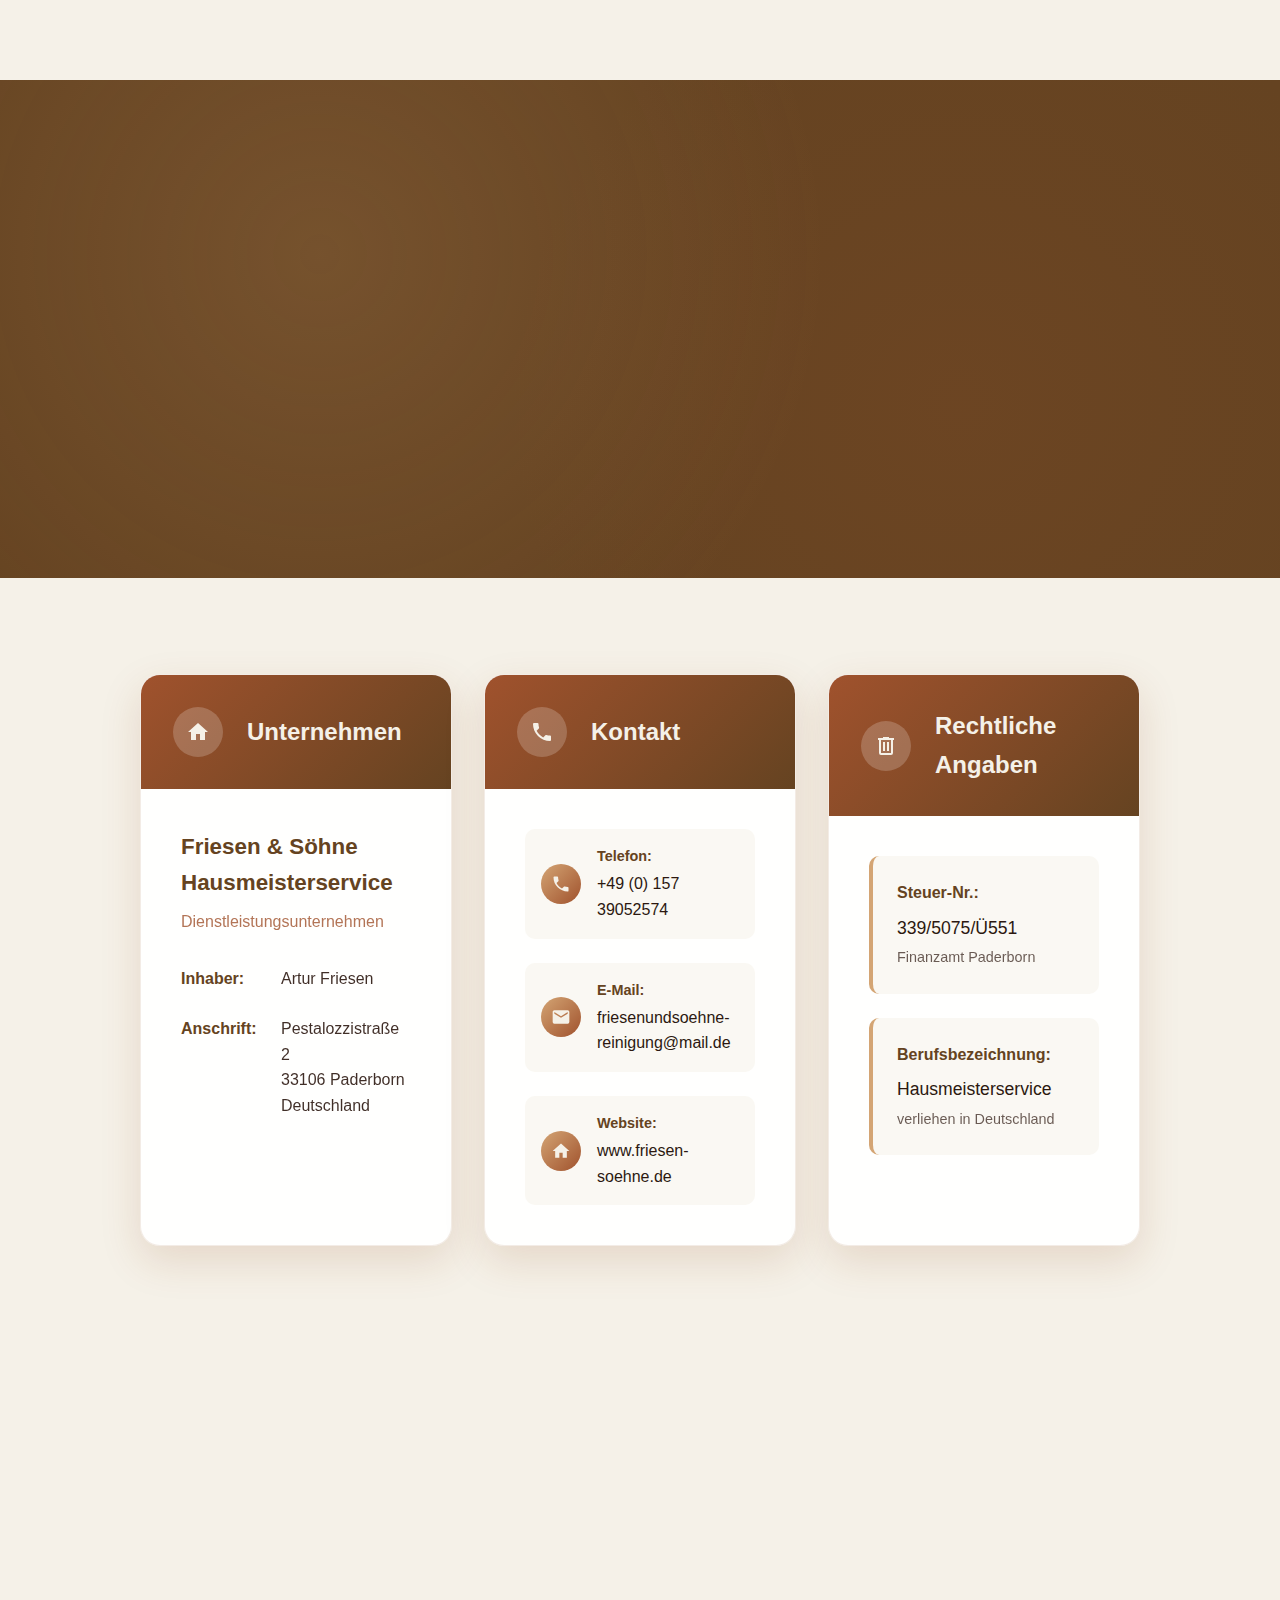
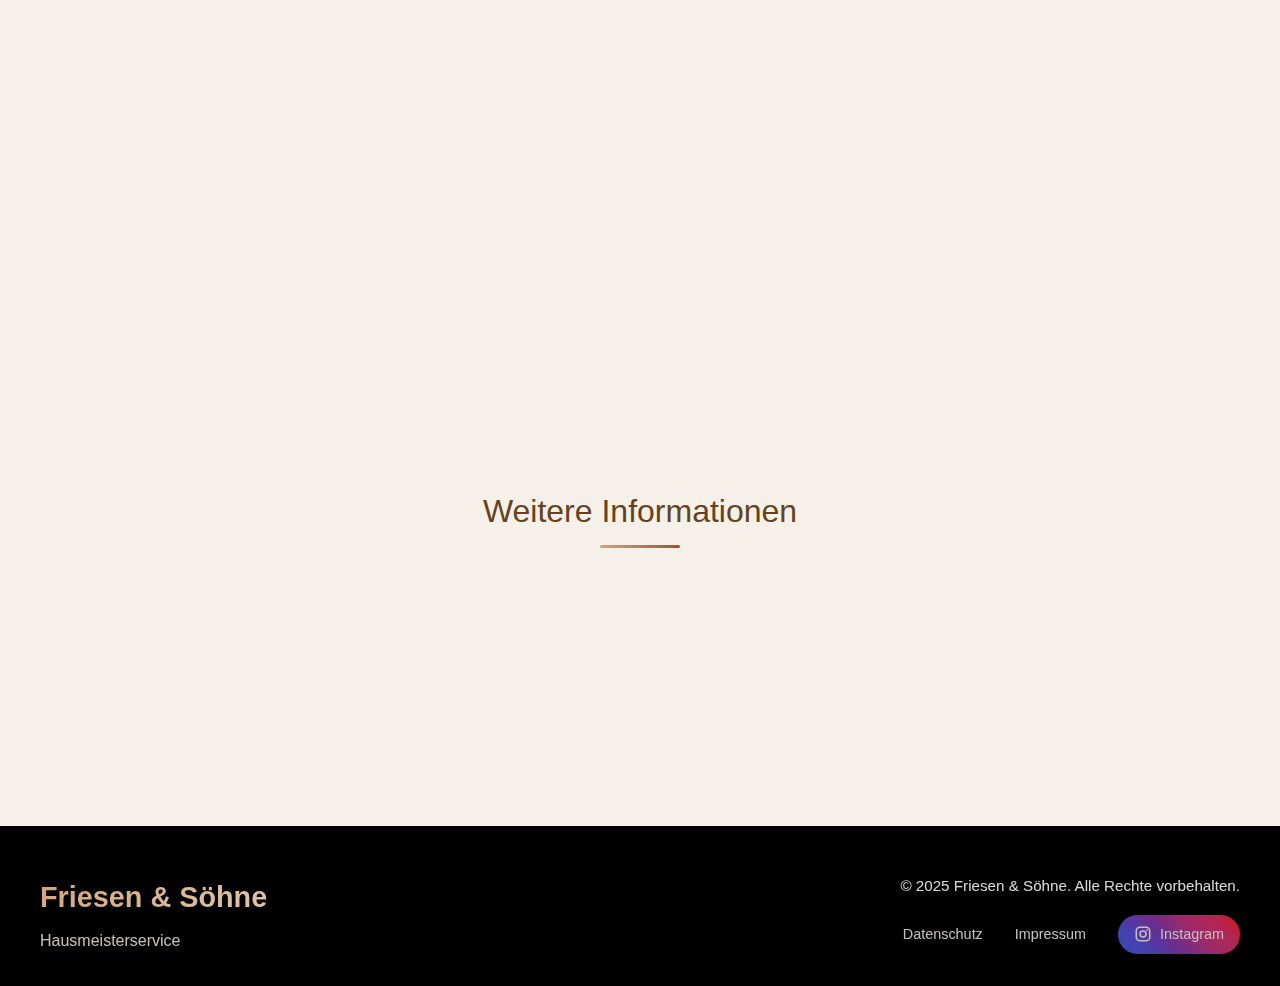
<file: FriesenUndSöhne/impressum.html>
<!DOCTYPE html>
<html lang="de">
<head>
    <meta charset="UTF-8">
    <meta name="viewport" content="width=device-width, initial-scale=1.0">
    <title>Impressum - Friesen & Söhne</title>
    <link rel="stylesheet" href="impressum_styles.css">
</head>
<body>
    <!-- Navigation -->
    <nav class="navbar">
        <div class="nav-container">
            <a href="index.html" class="logo">
                <img src="material/logo.jpeg" alt="Friesen & Söhne Logo" class="logo-image">
                <span class="logo-text">Friesen & Söhne</span>
            </a>
            <ul class="nav-links">
                <li><a href="index.html">Home</a></li>
                <li><a href="about.html">Über Uns</a></li>
                <li><a href="services.html">Dienstleistungen</a></li>
                <li><a href="projekt.html">Projekte</a></li>
                <li><a href="kontakt.html" class="contact-btn">Kontakt</a></li>
            </ul>
        </div>
    </nav>

    <!-- Header Section -->
    <section class="impressum-header">
        <div class="header-container">
            <div class="header-content">
                <div class="section-badge">
                    <span>Rechtliche Informationen</span>
                </div>
                <h1 class="header-title">Impressum</h1>
                <p class="header-subtitle">
                    Angaben gemäß § 5 TMG und § 55 RfStV
                </p>
            </div>
        </div>
    </section>

    <!-- Main Content -->
    <section class="impressum-content">
        <div class="content-container">
            
            <!-- Company Information -->
            <div class="info-section">
                <div class="info-card main-info">
                    <div class="card-header">
                        <div class="card-icon">
                            <svg viewBox="0 0 24 24">
                                <path d="M10 20v-6h4v6h5v-8h3L12 3 2 12h3v8z"/>
                            </svg>
                        </div>
                        <h2>Unternehmen</h2>
                    </div>
                    <div class="card-content">
                        <div class="company-details">
                            <h3>Friesen & Söhne Hausmeisterservice</h3>
                            <p class="company-type">Dienstleistungsunternehmen</p>
                            
                            <div class="detail-row">
                                <span class="label">Inhaber:</span>
                                <span class="value">Artur Friesen</span>
                            </div>
                            
                            <div class="detail-row">
                                <span class="label">Anschrift:</span>
                                <span class="value">
                                    Pestalozzistraße 2<br>
                                    33106 Paderborn<br>
                                    Deutschland
                                </span>
                            </div>
                        </div>
                    </div>
                </div>

                <!-- Contact Information -->
                <div class="info-card">
                    <div class="card-header">
                        <div class="card-icon">
                            <svg viewBox="0 0 24 24">
                                <path d="M6.62,10.79C8.06,13.62 10.38,15.94 13.21,17.38L15.41,15.18C15.69,14.9 16.08,14.82 16.43,14.93C17.55,15.3 18.75,15.5 20,15.5A1,1 0 0,1 21,16.5V20A1,1 0 0,1 20,21A17,17 0 0,1 3,4A1,1 0 0,1 4,3H7.5A1,1 0 0,1 8.5,4C8.5,5.25 8.7,6.45 9.07,7.57C9.18,7.92 9.1,8.31 8.82,8.59L6.62,10.79Z"/>
                            </svg>
                        </div>
                        <h2>Kontakt</h2>
                    </div>
                    <div class="card-content">
                        <div class="contact-details">
                            <div class="contact-item">
                                <div class="contact-icon">
                                    <svg viewBox="0 0 24 24">
                                        <path d="M6.62,10.79C8.06,13.62 10.38,15.94 13.21,17.38L15.41,15.18C15.69,14.9 16.08,14.82 16.43,14.93C17.55,15.3 18.75,15.5 20,15.5A1,1 0 0,1 21,16.5V20A1,1 0 0,1 20,21A17,17 0 0,1 3,4A1,1 0 0,1 4,3H7.5A1,1 0 0,1 8.5,4C8.5,5.25 8.7,6.45 9.07,7.57C9.18,7.92 9.1,8.31 8.82,8.59L6.62,10.79Z"/>
                                    </svg>
                                </div>
                                <div class="contact-info">
                                    <span class="contact-label">Telefon:</span>
                                    <span class="contact-value">+49 (0) 157 39052574</span>
                                </div>
                            </div>

                            <div class="contact-item">
                                <div class="contact-icon">
                                    <svg viewBox="0 0 24 24">
                                        <path d="M20,8L12,13L4,8V6L12,11L20,6M20,4H4C2.89,4 2,4.89 2,6V18A2,2 0 0,0 4,20H20A2,2 0 0,0 22,18V6C22,4.89 21.1,4 20,4Z"/>
                                    </svg>
                                </div>
                                <div class="contact-info">
                                    <span class="contact-label">E-Mail:</span>
                                    <span class="contact-value">friesenundsoehne-reinigung@mail.de</span>
                                </div>
                            </div>

                            <div class="contact-item">
                                <div class="contact-icon">
                                    <svg viewBox="0 0 24 24">
                                        <path d="M10,20V14H14V20H19V12H22L12,3L2,12H5V20H10Z"/>
                                    </svg>
                                </div>
                                <div class="contact-info">
                                    <span class="contact-label">Website:</span>
                                    <span class="contact-value">www.friesen-soehne.de</span>
                                </div>
                            </div>
                        </div>
                    </div>
                </div>

                <!-- Legal Information -->
                <div class="info-card">
                    <div class="card-header">
                        <div class="card-icon">
                            <svg viewBox="0 0 24 24">
                                <path d="M9,3V4H4V6H5V19A2,2 0 0,0 7,21H17A2,2 0 0,0 19,19V6H20V4H15V3H9M7,6H17V19H7V6M9,8V17H11V8H9M13,8V17H15V8H13Z"/>
                            </svg>
                        </div>
                        <h2>Rechtliche Angaben</h2>
                    </div>
                    <div class="card-content">
                        <div class="legal-details">
                            <div class="legal-item">
                                <span class="legal-label">Steuer-Nr.:</span>
                                <span class="legal-value">339/5075/Ü551</span>
                                <span class="legal-note">Finanzamt Paderborn</span>
                            </div>

                            <div class="legal-item">
                                <span class="legal-label">Berufsbezeichnung:</span>
                                <span class="legal-value">Hausmeisterservice</span>
                                <span class="legal-note">verliehen in Deutschland</span>
                            </div>
                        </div>
                    </div>
                </div>
            </div>

            <!-- Legal Notice -->
            <div class="legal-notice">
                <div class="notice-header">
                    <div class="notice-icon">
                        <svg viewBox="0 0 24 24">
                            <path d="M11,15H13V17H11V15M11,7H13V13H11V7M12,2C6.47,2 2,6.5 2,12A10,10 0 0,0 12,22A10,10 0 0,0 22,12A10,10 0 0,0 12,2M12,20A8,8 0 0,1 4,12A8,8 0 0,1 12,4A8,8 0 0,1 20,12A8,8 0 0,1 12,20Z"/>
                        </svg>
                    </div>
                    <h2>Haftungsausschluss</h2>
                </div>
                <div class="notice-content">
                    <div class="notice-section">
                        <h3>Haftung für Inhalte</h3>
                        <p>Als Diensteanbieter sind wir gemäß § 7 Abs.1 TMG für eigene Inhalte auf diesen Seiten nach den allgemeinen Gesetzen verantwortlich. Nach §§ 8 bis 10 TMG sind wir als Diensteanbieter jedoch nicht unter der Verpflichtung, übermittelte oder gespeicherte fremde Informationen zu überwachen oder nach Umständen zu forschen, die auf eine rechtswidrige Tätigkeit hinweisen.</p>
                    </div>

                    <div class="notice-section">
                        <h3>Haftung für Links</h3>
                        <p>Unser Angebot enthält Links zu externen Websites Dritter, auf deren Inhalte wir keinen Einfluss haben. Deshalb können wir für diese fremden Inhalte auch keine Gewähr übernehmen. Für die Inhalte der verlinkten Seiten ist stets der jeweilige Anbieter oder Betreiber der Seiten verantwortlich.</p>
                    </div>

                    <div class="notice-section">
                        <h3>Urheberrecht</h3>
                        <p>Die durch die Seitenbetreiber erstellten Inhalte und Werke auf diesen Seiten unterliegen dem deutschen Urheberrecht. Die Vervielfältigung, Bearbeitung, Verbreitung und jede Art der Verwertung außerhalb der Grenzen des Urheberrechtes bedürfen der schriftlichen Zustimmung des jeweiligen Autors bzw. Erstellers.</p>
                    </div>
                </div>
            </div>

            <!-- Quick Links -->
            <div class="quick-links">
                <h2>Weitere Informationen</h2>
                <div class="links-grid">
                    <a href="datenschutz.html" class="quick-link">
                        <div class="link-icon">
                            <svg viewBox="0 0 24 24">
                                <path d="M12,17A2,2 0 0,0 14,15C14,13.89 13.1,13 12,13A2,2 0 0,0 10,15A2,2 0 0,0 12,17M18,8A2,2 0 0,1 20,10V20A2,2 0 0,1 18,22H6A2,2 0 0,1 4,20V10C4,8.89 4.9,8 6,8H7V6A5,5 0 0,1 12,1A5,5 0 0,1 17,6V8H18M12,3A3,3 0 0,0 9,6V8H15V6A3,3 0 0,0 12,3Z"/>
                            </svg>
                        </div>
                        <div class="link-content">
                            <h3>Datenschutz</h3>
                            <p>Informationen zum Umgang mit Ihren Daten</p>
                        </div>
                    </a>

                    <a href="kontakt.html" class="quick-link">
                        <div class="link-icon">
                            <svg viewBox="0 0 24 24">
                                <path d="M6.62,10.79C8.06,13.62 10.38,15.94 13.21,17.38L15.41,15.18C15.69,14.9 16.08,14.82 16.43,14.93C17.55,15.3 18.75,15.5 20,15.5A1,1 0 0,1 21,16.5V20A1,1 0 0,1 20,21A17,17 0 0,1 3,4A1,1 0 0,1 4,3H7.5A1,1 0 0,1 8.5,4C8.5,5.25 8.7,6.45 9.07,7.57C9.18,7.92 9.1,8.31 8.82,8.59L6.62,10.79Z"/>
                            </svg>
                        </div>
                        <div class="link-content">
                            <h3>Kontakt</h3>
                            <p>Nehmen Sie Kontakt mit uns auf</p>
                        </div>
                    </a>

                    <a href="about.html" class="quick-link">
                        <div class="link-icon">
                            <svg viewBox="0 0 24 24">
                                <path d="M11,9H13V7H11M12,20C7.59,20 4,16.41 4,12C4,7.59 7.59,4 12,4C16.41,4 20,7.59 20,12C20,16.41 16.41,20 12,20M12,2A10,10 0 0,0 2,12A10,10 0 0,0 12,22A10,10 0 0,0 22,12A10,10 0 0,0 12,2M11,17H13V11H11V17Z"/>
                            </svg>
                        </div>
                        <div class="link-content">
                            <h3>Über uns</h3>
                            <p>Erfahren Sie mehr über unser Unternehmen</p>
                        </div>
                    </a>
                </div>
            </div>

        </div>
    </section>

    <!-- Footer -->
    <footer class="footer">
        <div class="footer-container">
            <div class="footer-content">
                <div class="footer-brand">
                    <h3 class="footer-logo">Friesen & Söhne</h3>
                    <p class="footer-tagline">Hausmeisterservice</p>
                </div>
                
                <div class="footer-info">
                    <p class="footer-copyright">© 2025 Friesen & Söhne. Alle Rechte vorbehalten.</p>
                    <div class="footer-links">
                        <div class="footer-links">
                            <a href="datenschutz.html" class="footer-link">Datenschutz</a>
                            <a href="impressum.html" class="footer-link">Impressum</a>
                            <a href="https://www.instagram.com/interlux_shop?igsh=dHhncDI0OXo2NG5h&utm_source=qr" target="_blank" class="footer-link instagram-link">
                                <svg viewBox="0 0 24 24" class="instagram-icon">
                                    <path d="M7.8,2H16.2C19.4,2 22,4.6 22,7.8V16.2A5.8,5.8 0 0,1 16.2,22H7.8C4.6,22 2,19.4 2,16.2V7.8A5.8,5.8 0 0,1 7.8,2M7.6,4A3.6,3.6 0 0,0 4,7.6V16.4C4,18.39 5.61,20 7.6,20H16.4A3.6,3.6 0 0,0 20,16.4V7.6C20,5.61 18.39,4 16.4,4H7.6M17.25,5.5A1.25,1.25 0 0,1 18.5,6.75A1.25,1.25 0 0,1 17.25,8A1.25,1.25 0 0,1 16,6.75A1.25,1.25 0 0,1 17.25,5.5M12,7A5,5 0 0,1 17,12A5,5 0 0,1 12,17A5,5 0 0,1 7,12A5,5 0 0,1 12,7M12,9A3,3 0 0,0 9,12A3,3 0 0,0 12,15A3,3 0 0,0 15,12A3,3 0 0,0 12,9Z"/>
                                </svg>
                                Instagram
                            </a>
                        </div>
                    </div>
                </div>
            </div>
        </div>
    </footer>

    <script>
        // Navbar scroll effect
        window.addEventListener('scroll', function() {
            const navbar = document.querySelector('.navbar');
            if (window.scrollY > 50) {
                navbar.style.background = 'rgba(245, 241, 232, 0.98)';
                navbar.style.boxShadow = '0 2px 20px rgba(139, 69, 19, 0.1)';
            } else {
                navbar.style.background = 'rgba(245, 241, 232, 0.95)';
                navbar.style.boxShadow = 'none';
            }
        });

        // Smooth scrolling for navigation links
        document.querySelectorAll('a[href^="#"]').forEach(anchor => {
            anchor.addEventListener('click', function (e) {
                e.preventDefault();
                const target = document.querySelector(this.getAttribute('href'));
                if (target) {
                    target.scrollIntoView({
                        behavior: 'smooth',
                        block: 'start'
                    });
                }
            });
        });

        // Intersection Observer for animations
        const observerOptions = {
            threshold: 0.1,
            rootMargin: '0px 0px -50px 0px'
        };

        const observer = new IntersectionObserver((entries) => {
            entries.forEach(entry => {
                if (entry.isIntersecting) {
                    entry.target.classList.add('animate-in');
                }
            });
        }, observerOptions);

        // Initialize animations when DOM is loaded
        document.addEventListener('DOMContentLoaded', () => {
            const elementsToAnimate = document.querySelectorAll('.info-card, .legal-notice, .quick-link');
            elementsToAnimate.forEach((element, index) => {
                setTimeout(() => {
                    observer.observe(element);
                }, index * 100);
            });
        });
    </script>
</body>
</html>
</file>
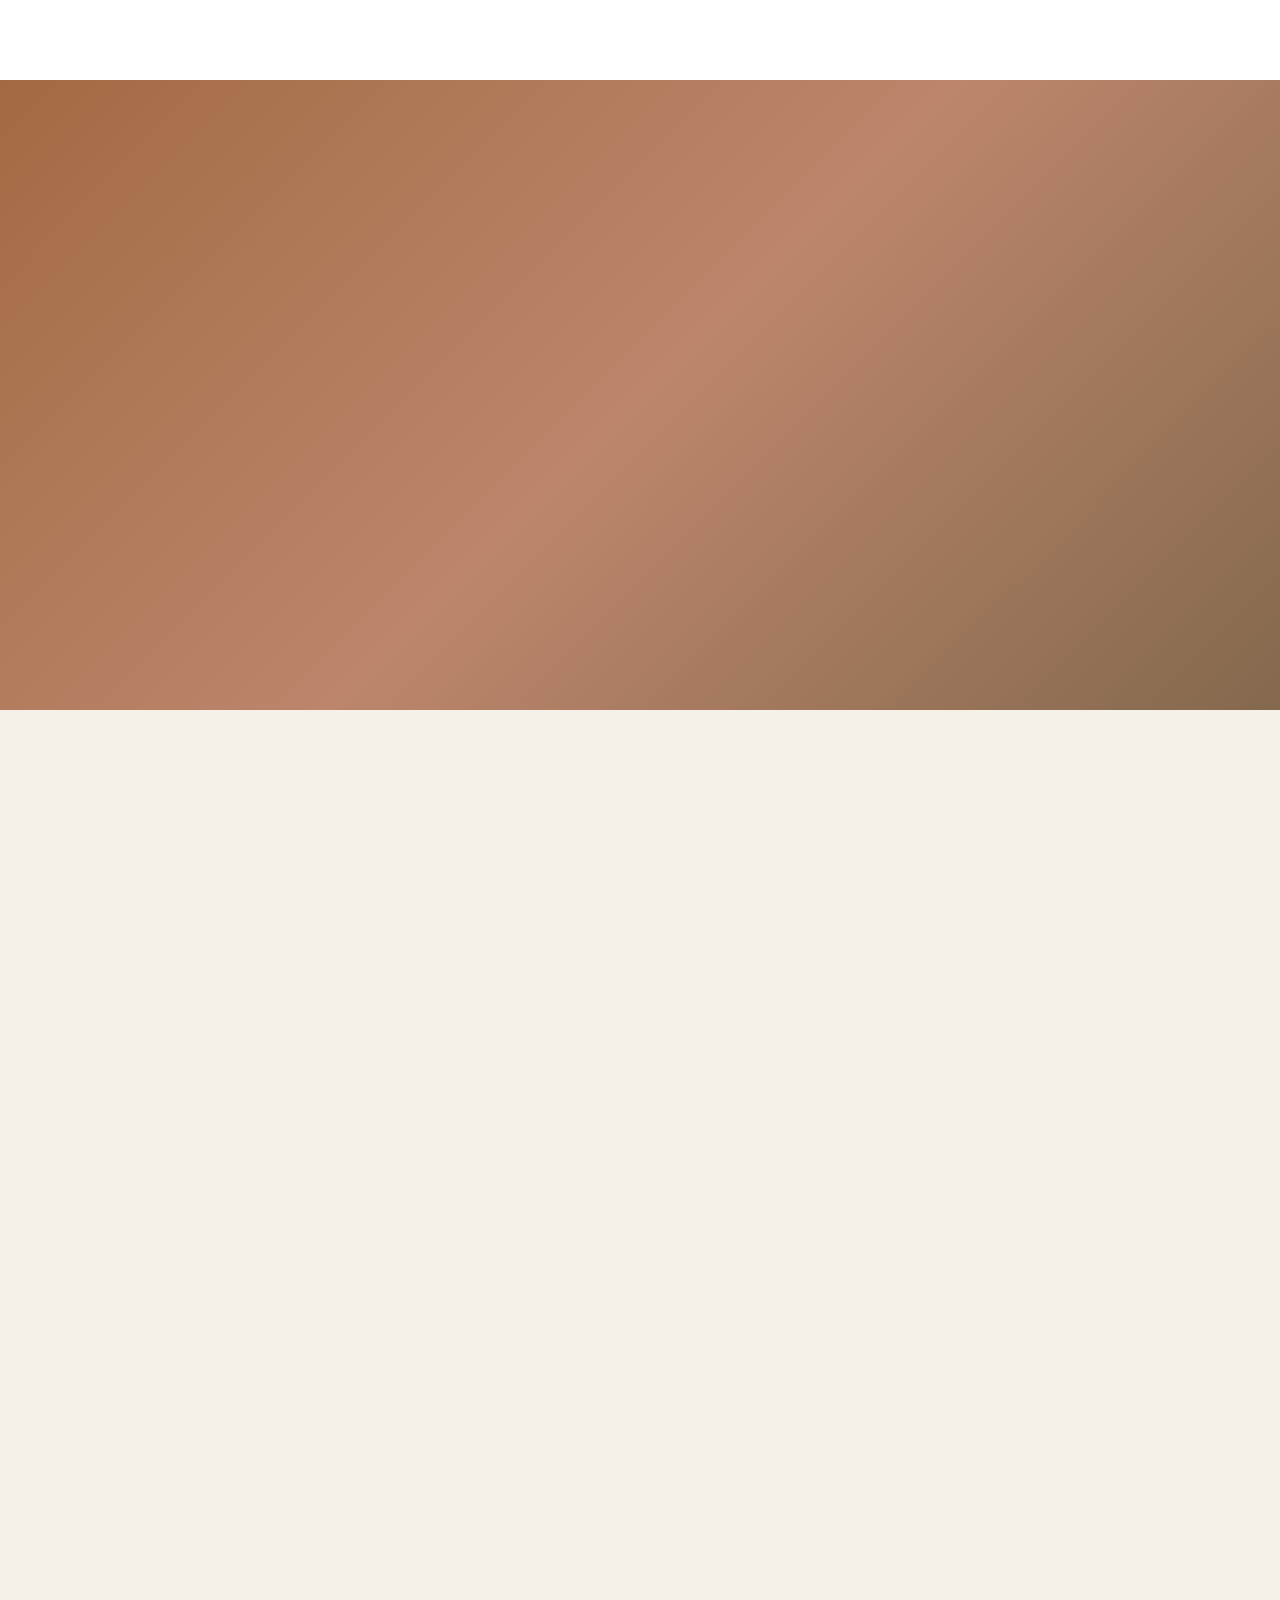
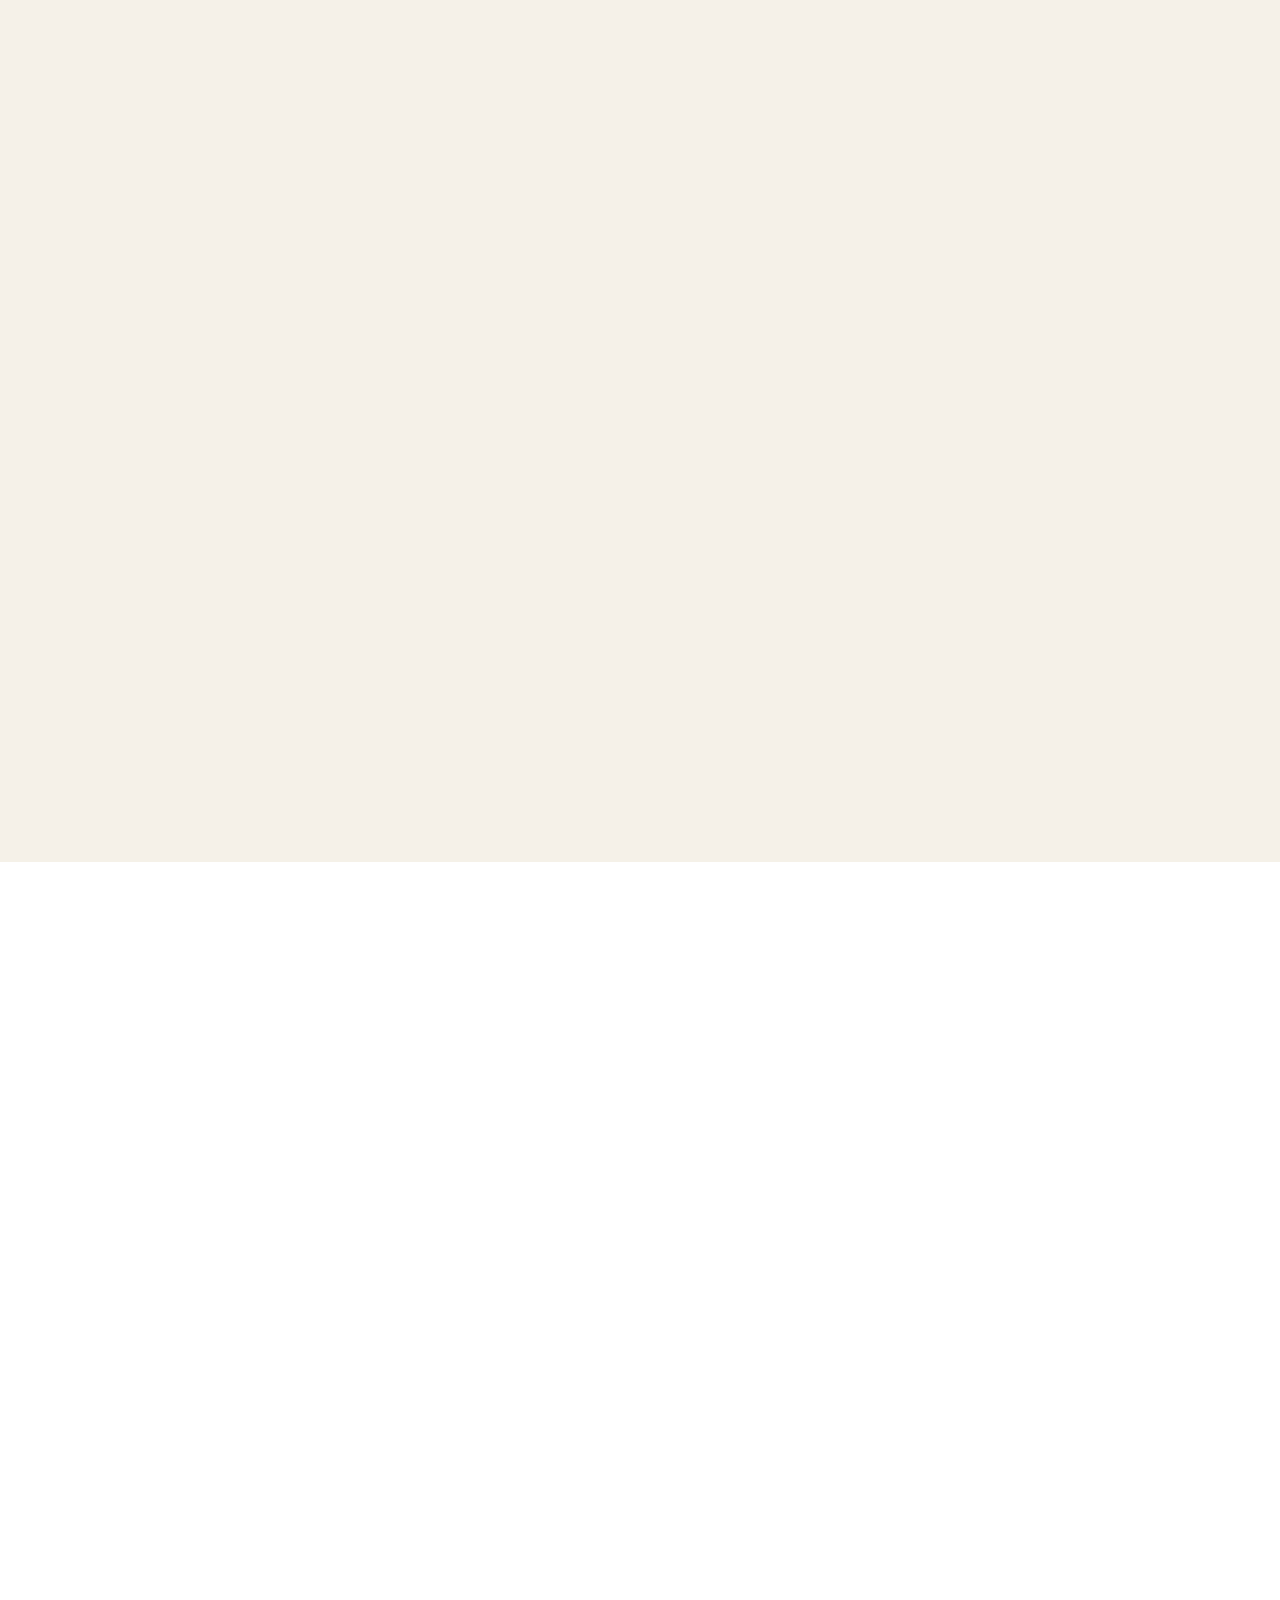
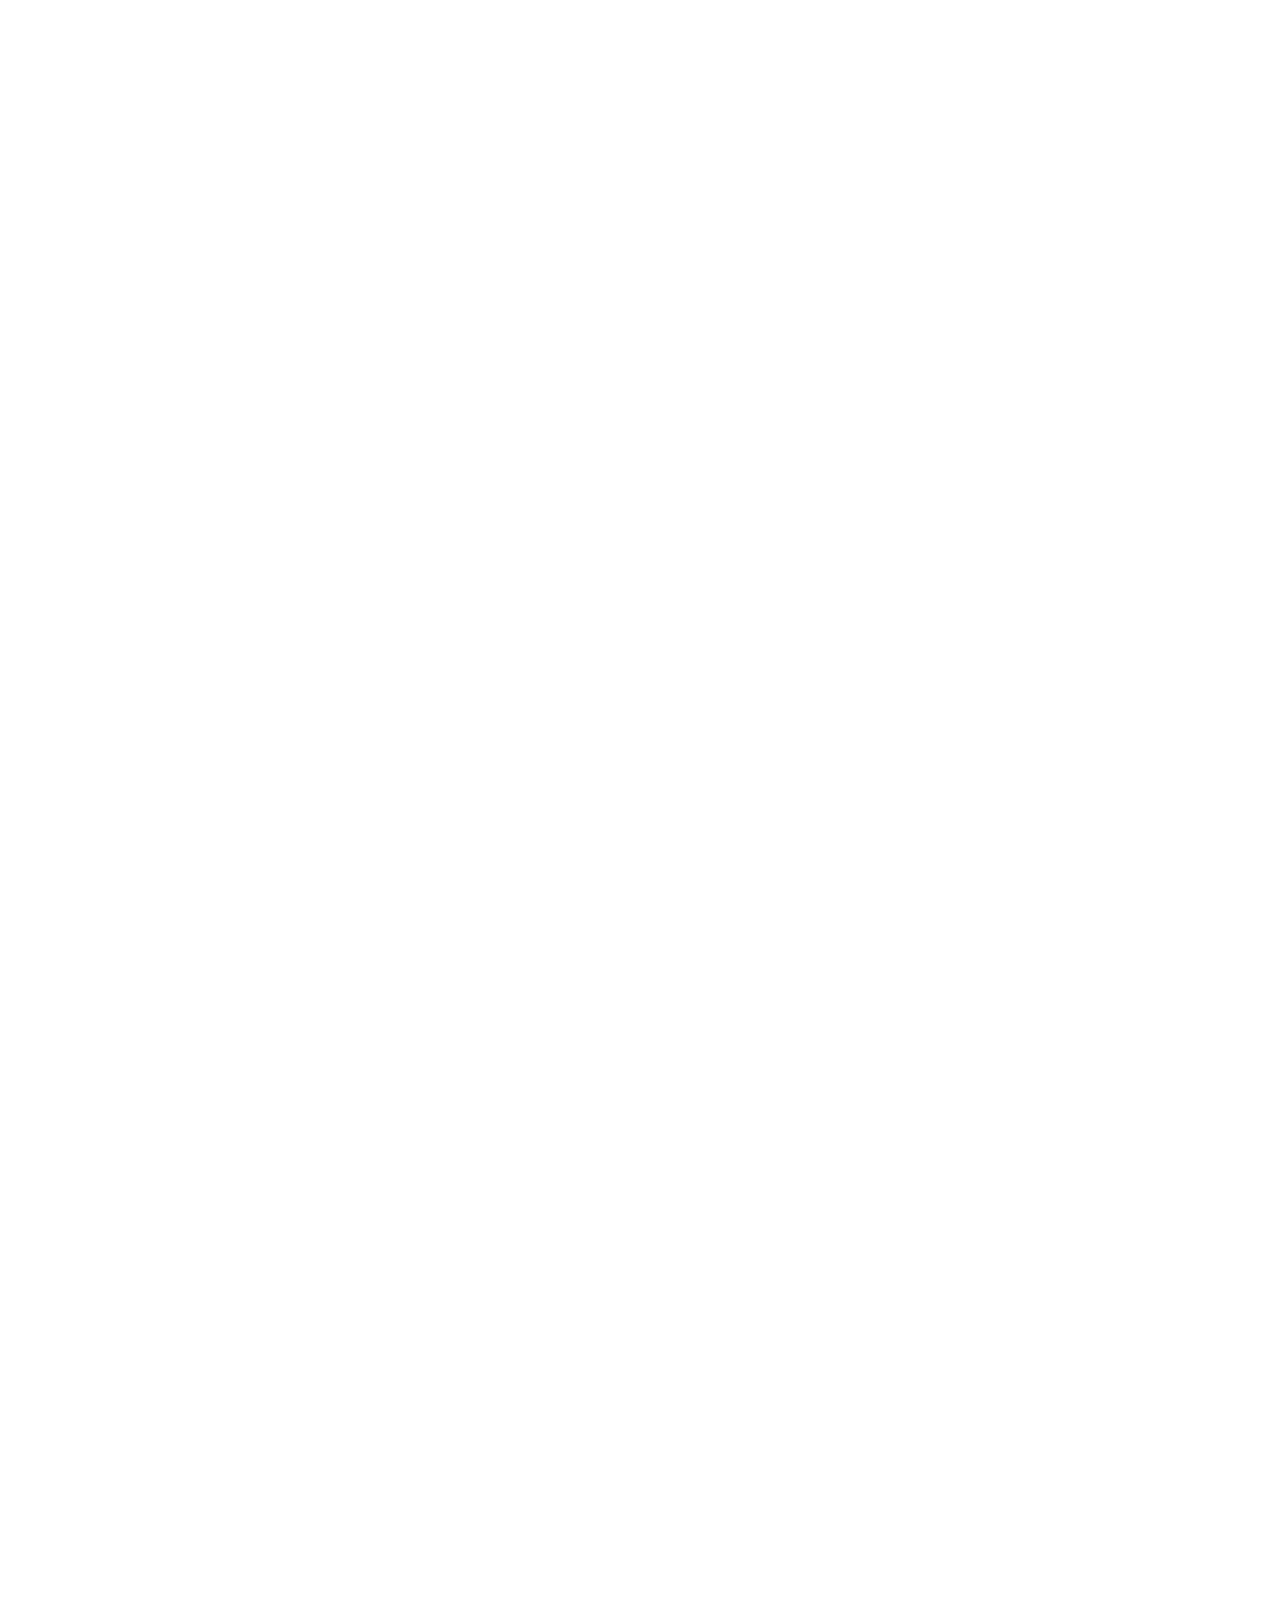
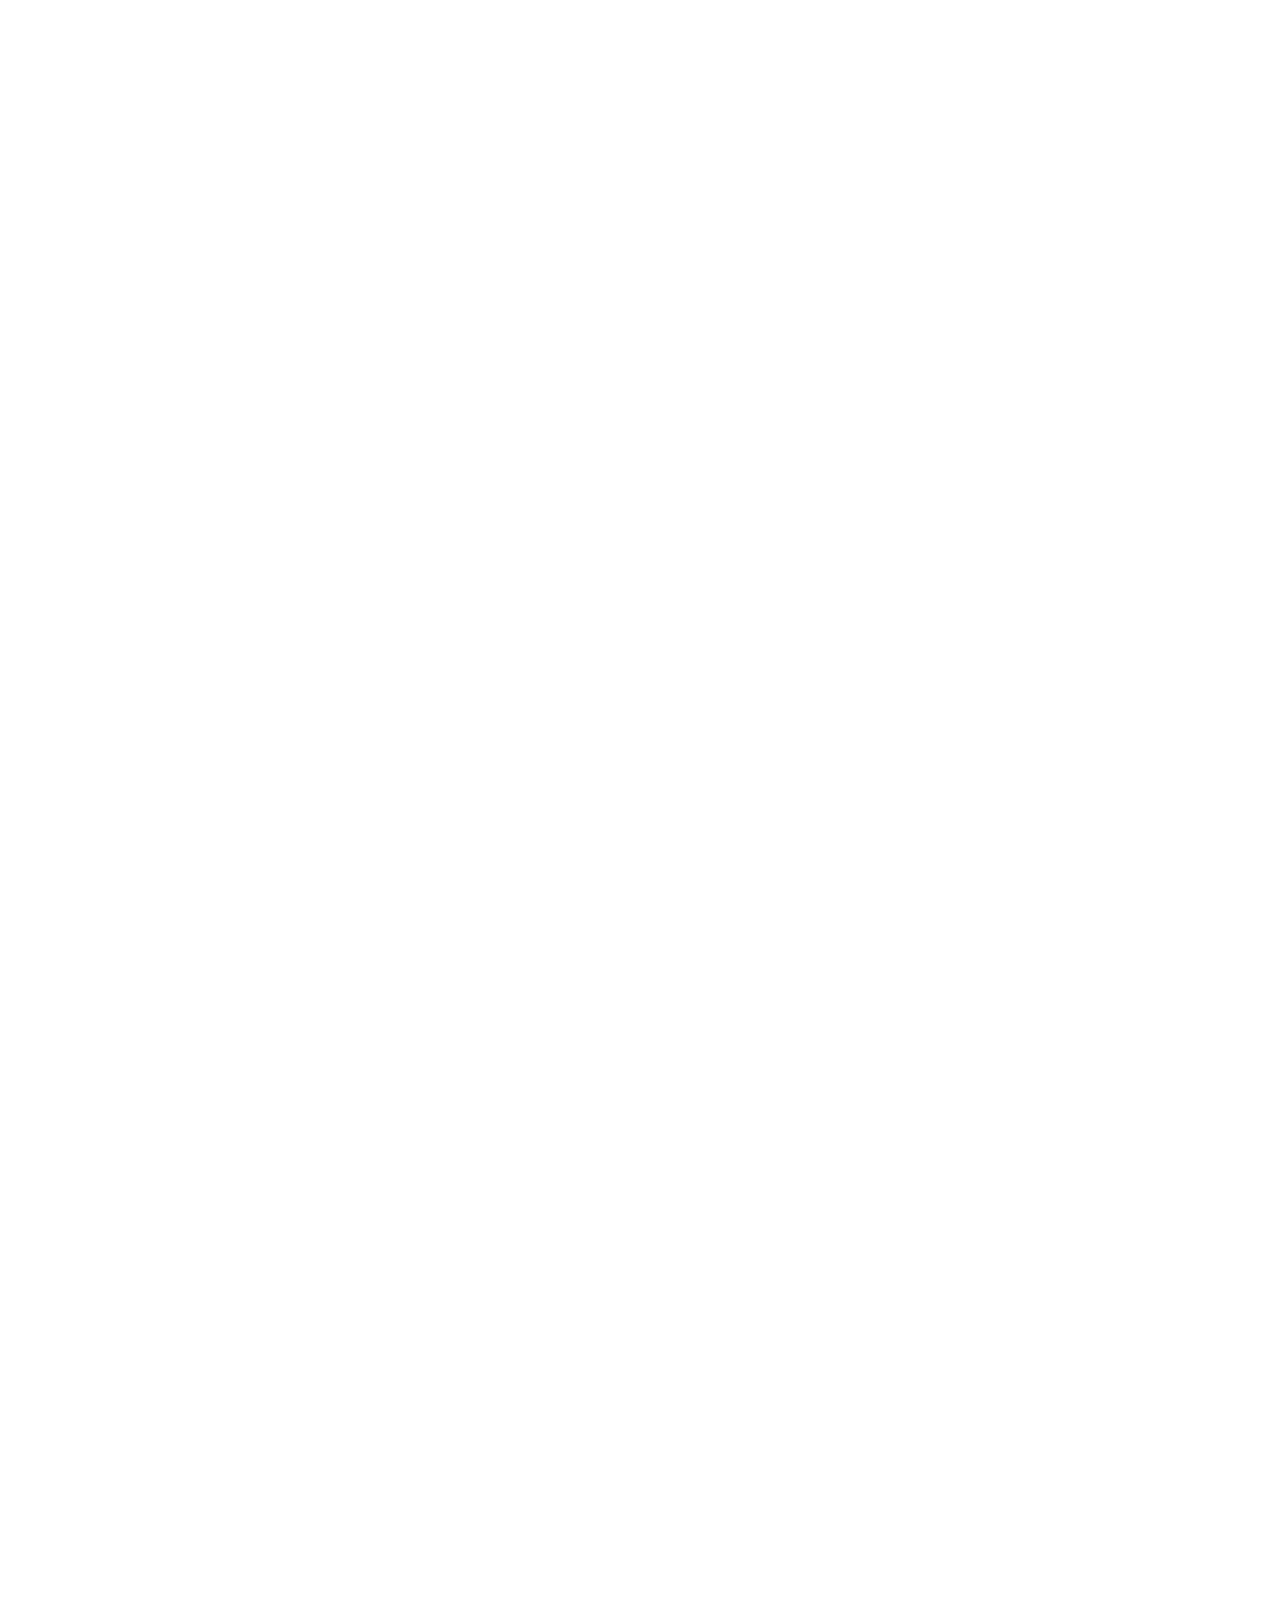
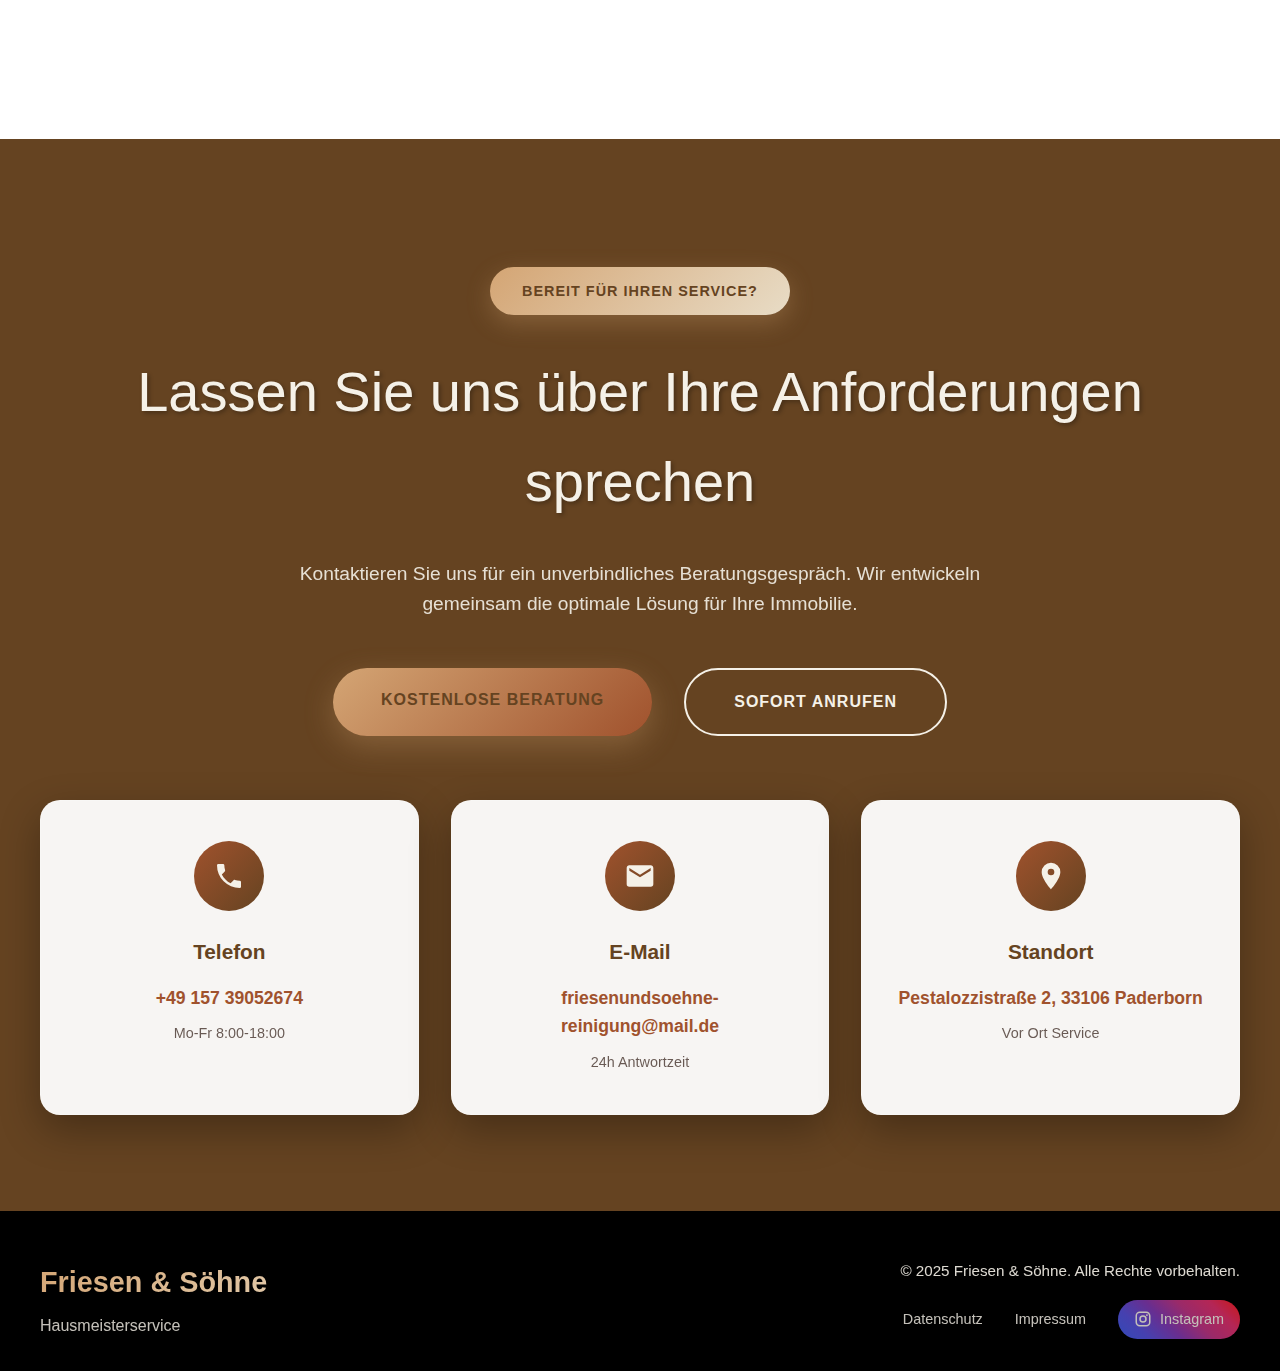
<file: FriesenUndSöhne/services.html>
<!DOCTYPE html>
<html lang="de">
<head>
    <meta charset="UTF-8">
    <meta name="viewport" content="width=device-width, initial-scale=1.0">
    <title>Dienstleistungen - Friesen & Söhne</title>
    <link rel="stylesheet" href="services_styles.css">
</head>
<body>
    <!-- Navigation -->
    <nav class="navbar">
        <div class="nav-container">
            <a href="index.html" class="logo">
                <img src="material/logo.jpeg" alt="Friesen & Söhne Logo" class="logo-image">
                <span class="logo-text">Friesen & Söhne</span>
            </a>
            <ul class="nav-links">
                <li><a href="index.html">Home</a></li>
                <li><a href="about.html">Über Uns</a></li>
                <li><a href="services.html">Dienstleistungen</a></li>
                <li><a href="projekt.html">Projekte</a></li>
                <li><a href="kontakt.html" class="contact-btn">Kontakt</a></li>
            </ul>
        </div>
    </nav>

    <!-- Services Hero Section -->
    <section class="services-hero">
        <img src="material/pexels-padrinan-3930091.jpg" alt="Friesen & Söhne Dienstleistungen" class="services-hero-image">

        <div class="services-hero-overlay"></div>

        <div class="services-hero-content">
            <h1 class="services-hero-title">Unsere Dienstleistungen</h1>
            <p class="services-hero-subtitle">Rundum-Service für Ihre Immobilie – professionell, zuverlässig, persönlich</p>
            <div class="hero-stats">
        </div>
    </section>

    <!-- Services Overview Section -->
    <section class="services-overview">
        <div class="services-overview-container">
            <div class="overview-header">
                <div class="section-badge">
                    <span>Unser Leistungsspektrum</span>
                </div>
                <h2 class="overview-title">Alles aus einer Hand</h2>
                <p class="overview-intro">
                    wir sind Ihr verlässlicher Partner 
                    für alle Belange rund um Ihre Immobilie. Entdecken Sie unser umfassendes Leistungsangebot.
                </p>
            </div>

            <div class="services-grid">
                <!-- Gebäudemanagement -->
                <div class="service-category">
                    <div class="category-icon">
                        <svg viewBox="0 0 24 24">
                            <path d="M10 20v-6h4v6h5v-8h3L12 3 2 12h3v8z"/>
                        </svg>
                    </div>
                    <h3 class="category-title">Gebäudemanagement</h3>
                    <p class="category-description">Professionelle Verwaltung und Betreuung Ihrer Immobilie mit höchsten Standards.</p>
                    <ul class="category-features">
                        <li>Hausmeisterservice</li>
                        <li>Haushalt</li>
                        <li>Garagenauflösung</li>
                        <li>Objektüberwachung</li>
                    </ul>
                    <div class="category-link">
                        <a href="#gebaeudemanagement">Mehr erfahren →</a>
                    </div>
                </div>

                <!-- Reinigungsdienste -->
                <div class="service-category">
                    <div class="category-icon">
                        <svg viewBox="0 0 24 24">
                            <path d="M19.36 2.72L20.78 4.14L15.06 9.85C16.13 11.39 16.28 13.24 15.38 14.44L9.06 8.12C10.26 7.22 12.11 7.37 13.65 8.44L19.36 2.72M5.93 17.57C3.92 15.56 2.69 13.16 2.35 10.92L7.23 8.83L14.67 16.27L12.58 21.15C10.34 20.81 7.94 19.58 5.93 17.57Z"/>
                        </svg>
                    </div>
                    <h3 class="category-title">Reinigungsdienste</h3>
                    <p class="category-description">Umfassende Reinigungslösungen für makelloses Erscheinungsbild Ihrer Immobilie.</p>
                    <ul class="category-features">
                        <li>Steinimprägnierung und Verfugung</li>
                        <li>Unterhalts- und Glasreinigung</li>
                        <li>Treppenhausreinigung</li>
                        <li>Gehwegreinigung</li>
                    </ul>
                    <div class="category-link">
                        <a href="#reinigung">Mehr erfahren →</a>
                    </div>
                </div>

                <!-- Technische Wartung -->
                <div class="service-category">
                    <div class="category-icon">
                        <svg viewBox="0 0 24 24">
                            <path d="M22.7 19l-9.1-9.1c.9-2.3.4-5-1.5-6.9-2-2-5-2.4-7.4-1.3L9 6 6 9 1.6 4.7C.4 7.1.9 10.1 2.9 12.1c1.9 1.9 4.6 2.4 6.9 1.5l9.1 9.1c.4.4 1 .4 1.4 0l2.3-2.3c.5-.4.5-1.1.1-1.4z"/>
                        </svg>
                    </div>
                    <h3 class="category-title">Sonstiges</h3>
                    <p class="category-description">Zuverlässige Wartung und Instandhaltung für maximale Betriebssicherheit.</p>
                    <ul class="category-features">
                        <li>Altpapierentsorgung</li>
                        <li>Rasen mähen</li>
                        <li>Winterdienst</li>
                        <li>Luftaufnahmen ihrer Imobilie</li>
                        <li>Airbnb Serice</li>
                    </ul>
                    <div class="category-link">
                        <a href="#wartung">Mehr erfahren →</a>
                    </div>
                </div>

                <!-- Außenanlagen -->
                <div class="service-category">
                    <div class="category-icon">
                        <svg viewBox="0 0 24 24">
                            <path d="M12,2A2,2 0 0,1 14,4C14,4.74 13.6,5.39 13,5.73V7H14A7,7 0 0,1 21,14H22V16H21V20A2,2 0 0,1 19,22H5A2,2 0 0,1 3,20V16H2V14H3A7,7 0 0,1 10,7H11V5.73C10.4,5.39 10,4.74 10,4A2,2 0 0,1 12,2M5,16V20H19V16H5M5,14H19A5,5 0 0,0 14,9H10A5,5 0 0,0 5,14Z"/>
                        </svg>
                    </div>
                    <h3 class="category-title">Außenanlagenpflege</h3>
                    <p class="category-description">Ganzjährige Pflege für gepflegte Außenanlagen bei jedem Wetter.</p>
                    <ul class="category-features">
                        <li>Garten- und Rasenpflege</li>
                        <li>Winterdienst</li>
                        <li>Gehwegreinigung</li>
                        <li>Grünschnitt und Entsorgung</li>
                    </ul>
                    <div class="category-link">
                        <a href="#aussenpflege">Mehr erfahren →</a>
                    </div>
                </div>

                <!-- Sonderleistungen -->
                <div class="service-category">
                    <div class="category-icon">
                        <svg viewBox="0 0 24 24">
                            <path d="M12 2C6.48 2 2 6.48 2 12s4.48 10 10 10 10-4.48 10-10S17.52 2 12 2zm-2 15l-5-5 1.41-1.41L10 14.17l7.59-7.59L19 8l-9 9z"/>
                        </svg>
                    </div>
                    <h3 class="category-title">Sonderleistungen</h3>
                    <p class="category-description">Individuelle Lösungen für besondere Anforderungen und Projekte.</p>
                    <ul class="category-features">
                        <li>Umzugsbetreuung</li>
                        <li>Renovierungsbegleitung</li>
                        <li>Veranstaltungsservice</li>
                        <li>Maßgeschneiderte Lösungen</li>
                    </ul>
                    <div class="category-link">
                        <a href="#sonderleistungen">Mehr erfahren →</a>
                    </div>
                </div>
            </div>
        </div>
    </section>

    <!-- Detailed Services Section -->
    <section class="detailed-services">
        <div class="detailed-container">
            <!-- Gebäudemanagement Detail -->
            <div class="service-detail" id="gebaeudemanagement">
                <div class="detail-content">
                    <div class="detail-badge">Kernkompetenz</div>
                    <h2 class="detail-title">Professionelles Gebäudemanagement</h2>
                    <div class="detail-description">
                        <p>Als Ihr zuverlässiger Partner übernehmen wir die komplette Betreuung Ihrer Immobilie. Von der täglichen Objektpflege bis zur koordinierten Verwaltung – wir sorgen dafür, dass Ihr Gebäude optimal funktioniert und seinen Wert erhält.</p>
                    </div>
                    
                    <div class="detail-features">
                        <div class="detail-grid">
                            <div class="detail-item">
                                <div class="detail-icon">
                                    <svg viewBox="0 0 24 24">
                                        <path d="M22.7 19.3l-4.2-4.2a7 7 0 0 0-1.5-7.6 7 7 0 0 0-7.6-1.5l4.2 4.2-3.5 3.5-4.2-4.2a7 7 0 0 0 1.5 7.6 7 7 0 0 0 7.6 1.5l4.2 4.2z"/>
                                    </svg>
                                </div>
                                <h4>Hausmeisterservice vor Ort</h4>
                                <p>Regelmäßige Objektbegehungen und Kontrollen für optimalen Zustand</p>
                            </div>
                            
                            <div class="detail-item">
                                <div class="detail-icon">
                                    <svg viewBox="0 0 24 24">
                                        <path d="M12 3l9 8h-3v9h-12v-9h-3l9-8z"/>
                                    </svg>
                                </div>
                                <h4>Haushalt</h4>
                                <p>Unterstützung bei Reinigungs- und Haushaltsarbeiten für ein gepflegtes Zuhause</p>
                            </div>
                            
                            <div class="detail-item">
                                <div class="detail-icon">
                                    <svg viewBox="0 0 24 24">
                                        <path d="M3 19h18v-11l-9-6-9 6v11zm2-2v-8.17l7-4.67 7 4.67v8.17h-14z"/>
                                    </svg>
                                </div>
                                <h4>Garagenauflösung</h4>
                                <p>Komplette Entrümpelung und Reinigung von Garagen für mehr Platz und Ordnung</p>
                            </div>
                            
                            <div class="detail-item">
                                <div class="detail-icon">
                                    <svg viewBox="0 0 24 24">
                                        <path d="M2 6c0-1.1.9-2 2-2h11c1.1 0 2 .9 2 2v1l4-2v10l-4-2v1c0 1.1-.9 2-2 2H4c-1.1 0-2-.9-2-2V6z"/>
                                    </svg>
                                </div>
                                <h4>Objektüberwachung</h4>
                                <p>Kontinuierliche Überwachung auf Sicherheit und ordnungsgemäßen Zustand</p>
                            </div>
                        </div>
                    </div>
                </div>
                
                <div class="detail-visual">
                    <img src="material/service.png" alt="Gebäudemanagement" class="detail-image">
                </div>
            </div>

            <!-- Reinigungsdienste Detail -->
            <div class="service-detail reverse" id="reinigung">
                <div class="detail-visual">
                    <img src="material/reinigung.png" alt="Reinigungsdienste" class="detail-image">
                </div>
                
                <div class="detail-content">
                    <div class="detail-badge">Sauberkeit</div>
                    <h2 class="detail-title">Professionelle Reinigungsdienste</h2>
                    <div class="detail-description">
                        <p>Ein sauberes Gebäude ist Ihre Visitenkarte. Mit modernsten Reinigungsmethoden und umweltfreundlichen Produkten sorgen wir für makellose Sauberkeit in allen Bereichen Ihrer Immobilie.</p>
                    </div>
                    
                    <div class="detail-features">
                        <div class="detail-grid">
                            <div class="detail-item">
                                <div class="detail-icon">
                                    <svg viewBox="0 0 24 24">
                                        <path d="M3 3h8v8H3V3zm10 0h8v8h-8V3zm-10 10h8v8H3v-8zm10 0h8v8h-8v-8z"/>
                                    </svg>
                                </div>
                                <h4>Steiinimprägnierung und Verfugung</h4>
                                <p>Schützt und versiegelt Steinflächen für langlebige Schönheit</p>
                            </div>
                            
                            <div class="detail-item">
                                <div class="detail-icon">
                                    <svg viewBox="0 0 24 24">
                                        <path d="M4 3h16a1 1 0 0 1 1 1v16a1 1 0 0 1-1 1H4a1 1 0 0 1-1-1V4a1 1 0 0 1 1-1zm1 2v14h14V5H5zm3 2h8v2H8V7z"/>
                                    </svg>
                                </div>
                                <h4>Unterhalts- und Glasreinigung</h4>
                                <p>Regelmäßige Pflege und streifenfreie Glasreinigung innen und außen</p>
                            </div>
                            
                            <div class="detail-item">
                                <div class="detail-icon">
                                    <svg viewBox="0 0 24 24">
                                        <path d="M3 21h18v-2H5v-4h4v-4h4V7h4V3H3v18z"/>
                                    </svg>
                                </div>
                                <h4>Treppenhausreinigung</h4>
                                <p>Saubere und sichere Treppenhäuser für einen positiven Eindruck</p>
                            </div>
                            
                            <div class="detail-item">
                                <div class="detail-icon">
                                    <svg viewBox="0 0 24 24">
                                        <path d="M12 2c-.55 0-1 .45-1 1v10.59l-4.3 4.3a1 1 0 0 0 .7 1.71h10a1 1 0 0 0 .7-1.71L13 13.59V3c0-.55-.45-1-1-1zm-5.12 15l1.42-1.42L12 17.17l3.7-3.59L17.12 17H6.88z"/>
                                    </svg>
                                </div>
                                <h4>Gehwegreinigung</h4>
                                <p>Gründliche Reinigung für gepflegte und sichere Wege</p>
                            </div>
                        </div>
                    </div>
                </div>
            </div>

            <!-- Technische Wartung Detail -->
            <div class="service-detail" id="wartung">
                <div class="detail-content">
                    <div class="detail-badge">Technik</div>
                    <h2 class="detail-title">Sonstiges</h2>
                    <div class="detail-description">
                        <p>Wir übernehmen vielfältige Zusatzleistungen, um Ihnen den Alltag zu erleichtern – flexibel, zuverlässig und individuell auf Ihre Bedürfnisse abgestimmt.</p>
                    </div>
                    
                    <div class="detail-features">
                        <div class="detail-grid">
                            <div class="detail-item">
                                <div class="detail-icon">
                                    <svg viewBox="0 0 24 24">
                                        <path d="M12 2l4 7h-3v5h-2V9H8l4-7zm6.4 8.6l1.5 2.6-3.8 2.2v4.6h-2v-5.8l4.3-2.6zm-12.8 0l4.3 2.6v5.8h-2v-4.6l-3.8-2.2 1.5-2.6z"/>
                                    </svg>
                                </div>
                                <h4>Altpapierentsorgung</h4>
                                <p>Schnelle und umweltgerechte Entsorgung von Altpapier</p>
                            </div>
                            
                            <div class="detail-item">
                                <div class="detail-icon">
                                    <svg viewBox="0 0 24 24">
                                        <path d="M3 19h2v-2h2v2h12v-2h2v2h2v2H1v-2zm8-8h2v4h-2v-4zm-4 4h2v-6h-2v6zm8 0h2v-8h-2v8z"/>
                                    </svg>
                                </div>
                                <h4>Rasen mähen</h4>
                                <p>Pflege für einen stets gepflegten und sauberen Garten</p>
                            </div>
                            
                            <div class="detail-item">
                                <div class="detail-icon">
                                    <svg viewBox="0 0 24 24">
                                        <path d="M12 2l2 3.5-2 3.5-2-3.5L12 2zm0 13l2 3.5-2 3.5-2-3.5 2-3.5zm10-3l-3.5 2-3.5-2 3.5-2 3.5 2zM2 12l3.5-2 3.5 2-3.5 2L2 12zm15.36-7.36l2.83 2.83-2.12 2.12-2.83-2.83 2.12-2.12zM5.64 17.36l-2.83-2.83 2.12-2.12 2.83 2.83-2.12 2.12zm0-12.72l2.83 2.83-2.12 2.12-2.83-2.83 2.12-2.12zm12.72 12.72l-2.83-2.83 2.12-2.12 2.83 2.83-2.12 2.12z"/>
                                    </svg>
                                </div>
                                <h4>Winterdienst</h4>
                                <p>Zuverlässige Schneeräumung und Streudienst für Ihre Sicherheit</p>
                            </div>
                            
                            <div class="detail-item">
                                <div class="detail-icon">
                                    <svg viewBox="0 0 24 24">
                                        <path d="M4 4h4v2H6v2H4V4zm12 0h4v4h-2V6h-2V4zM4 16h2v2h2v2H4v-4zm16 0v4h-4v-2h2v-2h2zM8 12a4 4 0 1 1 8 0 4 4 0 0 1-8 0z"/>
                                    </svg>
                                </div>
                                <h4>Luftaufnahmen ihrer Imobilie</h4>
                                <p>Professionelle Drohnenaufnahmen für beeindruckende Perspektiven</p>
                            </div>

                            <div class="detail-item">
                                <div class="detail-icon">
                                    <svg viewBox="0 0 24 24">
                                        <path d="M12 2a5 5 0 1 0 4 8h2v2h2v2h2v4h-4v-2h-2v-2h-2a5 5 0 0 0-4-8zm0 2a3 3 0 1 1 0 6 3 3 0 0 1 0-6z"/>
                                    </svg>
                                </div>
                                <h4>Airbnb Service</h4>
                                <p>Kompletter Service für Ihre Ferienimmobilie, von Reinigung bis Schlüsselübergabe</p>
                            </div>
                        </div>
                    </div>
                </div>
                
                <div class="detail-visual">
                    <img src="material/sonstiges.png" alt="Technische Wartung" class="detail-image">
                </div>
            </div>
        </div>
    </section>

    <!-- Contact CTA Section -->
    <section class="contact-cta">
        <div class="cta-container">
            <div class="cta-content">
                <div class="cta-badge">
                    <span>Bereit für Ihren Service?</span>
                </div>
                <h2 class="cta-title">Lassen Sie uns über Ihre Anforderungen sprechen</h2>
                <p class="cta-description">
                    Kontaktieren Sie uns für ein unverbindliches Beratungsgespräch. Wir entwickeln 
                    gemeinsam die optimale Lösung für Ihre Immobilie.
                </p>
                <div class="cta-buttons">
                    <a href="kontakt.html" class="cta-primary">Kostenlose Beratung</a>
                    <a href="tel:+4915739052674" class="cta-secondary">Sofort anrufen</a>
                </div>
            </div>
            
            <div class="cta-contact-cards">
                <div class="contact-card">
                    <div class="contact-icon">
                        <svg viewBox="0 0 24 24">
                            <path d="M6.62,10.79C8.06,13.62 10.38,15.94 13.21,17.38L15.41,15.18C15.69,14.9 16.08,14.82 16.43,14.93C17.55,15.3 18.75,15.5 20,15.5A1,1 0 0,1 21,16.5V20A1,1 0 0,1 20,21A17,17 0 0,1 3,4A1,1 0 0,1 4,3H7.5A1,1 0 0,1 8.5,4C8.5,5.25 8.7,6.45 9.07,7.57C9.18,7.92 9.1,8.31 8.82,8.59L6.62,10.79Z"/>
                        </svg>
                    </div>
                    <h4>Telefon</h4>
                    <p>+49 157 39052674</p>
                    <span>Mo-Fr 8:00-18:00</span>
                </div>
                
                <div class="contact-card">
                    <div class="contact-icon">
                        <svg viewBox="0 0 24 24">
                            <path d="M20,8L12,13L4,8V6L12,11L20,6M20,4H4C2.89,4 2,4.89 2,6V18A2,2 0 0,0 4,20H20A2,2 0 0,0 22,18V6C22,4.89 21.1,4 20,4Z"/>
                        </svg>
                    </div>
                    <h4>E-Mail</h4>
                    <p>friesenundsoehne-reinigung@mail.de</p>
                    <span>24h Antwortzeit</span>
                </div>
                
                <div class="contact-card">
                    <div class="contact-icon">
                        <svg viewBox="0 0 24 24">
                            <path d="M12,11.5A2.5,2.5 0 0,1 9.5,9A2.5,2.5 0 0,1 12,6.5A2.5,2.5 0 0,1 14.5,9A2.5,2.5 0 0,1 12,11.5M12,2A7,7 0 0,0 5,9C5,14.25 12,22 12,22S19,14.25 19,9A7,7 0 0,0 12,2Z"/>
                        </svg>
                    </div>
                    <h4>Standort</h4>
                    <p>Pestalozzistraße 2, 33106 Paderborn</p>
                    <span>Vor Ort Service</span>
                </div>
            </div>
        </div>
    </section>

    <!-- Footer -->
    <footer class="footer">
        <div class="footer-container">
            <div class="footer-content">
                <div class="footer-brand">
                    <h3 class="footer-logo">Friesen & Söhne</h3>
                    <p class="footer-tagline">Hausmeisterservice</p>
                </div>
                
                <div class="footer-info">
                    <p class="footer-copyright">© 2025 Friesen & Söhne. Alle Rechte vorbehalten.</p>
                    <div class="footer-links">
                        <div class="footer-links">
                            <a href="datenschutz.html" class="footer-link">Datenschutz</a>
                            <a href="impressum.html" class="footer-link">Impressum</a>
                            <a href="https://www.instagram.com/interlux_shop?igsh=dHhncDI0OXo2NG5h&utm_source=qr" target="_blank" class="footer-link instagram-link">
                                <svg viewBox="0 0 24 24" class="instagram-icon">
                                    <path d="M7.8,2H16.2C19.4,2 22,4.6 22,7.8V16.2A5.8,5.8 0 0,1 16.2,22H7.8C4.6,22 2,19.4 2,16.2V7.8A5.8,5.8 0 0,1 7.8,2M7.6,4A3.6,3.6 0 0,0 4,7.6V16.4C4,18.39 5.61,20 7.6,20H16.4A3.6,3.6 0 0,0 20,16.4V7.6C20,5.61 18.39,4 16.4,4H7.6M17.25,5.5A1.25,1.25 0 0,1 18.5,6.75A1.25,1.25 0 0,1 17.25,8A1.25,1.25 0 0,1 16,6.75A1.25,1.25 0 0,1 17.25,5.5M12,7A5,5 0 0,1 17,12A5,5 0 0,1 12,17A5,5 0 0,1 7,12A5,5 0 0,1 12,7M12,9A3,3 0 0,0 9,12A3,3 0 0,0 12,15A3,3 0 0,0 15,12A3,3 0 0,0 12,9Z"/>
                                </svg>
                                Instagram
                            </a>
                        </div>
                    </div>
                </div>
            </div>
        </div>
    </footer>

    <script>
        // Navbar scroll effect
        window.addEventListener('scroll', function() {
            const navbar = document.querySelector('.navbar');
            if (window.scrollY > 50) {
                navbar.style.background = 'rgba(245, 241, 232, 0.98)';
                navbar.style.boxShadow = '0 2px 20px rgba(139, 69, 19, 0.1)';
            } else {
                navbar.style.background = 'rgba(245, 241, 232, 0.95)';
                navbar.style.boxShadow = 'none';
            }
        });

        // Smooth scrolling for navigation links
        document.querySelectorAll('a[href^="#"]').forEach(anchor => {
            anchor.addEventListener('click', function (e) {
                e.preventDefault();
                const target = document.querySelector(this.getAttribute('href'));
                if (target) {
                    target.scrollIntoView({
                        behavior: 'smooth',
                        block: 'start'
                    });
                }
            });
        });

        // Intersection Observer for animations
        const observerOptions = {
            threshold: 0.1,
            rootMargin: '0px 0px -50px 0px'
        };

        const observer = new IntersectionObserver((entries) => {
            entries.forEach(entry => {
                if (entry.isIntersecting) {
                    entry.target.classList.add('animate-in');
                    observer.unobserve(entry.target);
                }
            });
        }, observerOptions);

        // Initialize animations when DOM is loaded
        document.addEventListener('DOMContentLoaded', () => {
            // Video/Image fallback handling
            const heroVideo = document.querySelector('.services-hero-video');
            const heroImage = document.querySelector('.services-hero-image');
            
            if (heroVideo) {
                heroVideo.addEventListener('error', function() {
                    heroVideo.style.display = 'none';
                    heroImage.style.display = 'block';
                });
            }

            // Observe elements for animation
            const elementsToAnimate = document.querySelectorAll('.service-category, .service-detail, .overview-header');
            elementsToAnimate.forEach(element => {
                observer.observe(element);
            });

            // Staggered animation for service categories
            const serviceCategories = document.querySelectorAll('.service-category');
            serviceCategories.forEach((category, index) => {
                setTimeout(() => {
                    observer.observe(category);
                }, index * 100);
            });
        });
    </script>
</body>
</html>
</file>
<file: FriesenUndSöhne/datenschutz_styles.css>
* {
    margin: 0;
    padding: 0;
    box-sizing: border-box;
}

:root {
    --primary-beige: #F5F1E8;
    --warm-beige: #E8DCC6;
    --dark-brown: #8B4513;
    --rich-brown: #A0522D;
    --deep-brown: #654321;
    --accent-gold: #D4A574;
    --text-dark: #2C1810;
    --text-light: #F5F1E8;
}

body {
    font-family: 'Arial', sans-serif;
    line-height: 1.6;
    color: var(--text-dark);
    overflow-x: hidden;
    background: var(--primary-beige);
}

/* Navbar Styles - Identisch zu anderen Seiten */
.navbar {
    position: fixed;
    top: 0;
    left: 0;
    right: 0;
    z-index: 1000;
    background: rgba(245, 241, 232, 0.95);
    backdrop-filter: blur(10px);
    border-bottom: 1px solid rgba(139, 69, 19, 0.1);
    transition: all 0.3s ease;
    opacity: 0;
    transform: translateY(-100%);
    animation: slideDownFadeIn 0.8s ease forwards;
}

@keyframes slideDownFadeIn {
    to {
        opacity: 1;
        transform: translateY(0);
    }
}

.nav-container {
    max-width: 1200px;
    margin: 0 auto;
    display: flex;
    justify-content: space-between;
    align-items: center;
    padding: 1rem 2rem;
}

.logo {
    font-size: 1.8rem;
    font-weight: bold;
    color: var(--deep-brown);
    text-decoration: none;
    position: relative;
    opacity: 0;
    animation: fadeInLeft 0.6s ease 0.3s forwards;
}

.logo::after {
    content: '';
    position: absolute;
    bottom: -5px;
    left: 0;
    width: 0;
    height: 3px;
    background: linear-gradient(90deg, var(--accent-gold), var(--rich-brown));
    transition: width 0.3s ease;
}

.logo:hover::after {
    width: 100%;
}

.nav-links {
    display: flex;
    list-style: none;
    gap: 2rem;
    align-items: center;
}

.nav-links li {
    opacity: 0;
    transform: translateY(-20px);
}

.nav-links li:nth-child(1) { animation: fadeInDown 0.5s ease 0.4s forwards; }
.nav-links li:nth-child(2) { animation: fadeInDown 0.5s ease 0.5s forwards; }
.nav-links li:nth-child(3) { animation: fadeInDown 0.5s ease 0.6s forwards; }
.nav-links li:nth-child(4) { animation: fadeInDown 0.5s ease 0.7s forwards; }
.nav-links li:nth-child(5) { animation: fadeInDown 0.5s ease 0.8s forwards; }

@keyframes fadeInDown {
    to {
        opacity: 1;
        transform: translateY(0);
    }
}

@keyframes fadeInLeft {
    from {
        opacity: 0;
        transform: translateX(-30px);
    }
    to {
        opacity: 1;
        transform: translateX(0);
    }
}

.nav-links a {
    text-decoration: none;
    color: var(--text-dark);
    font-weight: 500;
    position: relative;
    padding: 0.5rem 1rem;
    border-radius: 25px;
    transition: all 0.3s ease;
}

.nav-links a:hover {
    background: linear-gradient(135deg, var(--warm-beige), var(--accent-gold));
    transform: translateY(-2px);
    box-shadow: 0 5px 15px rgba(139, 69, 19, 0.2);
}

.contact-btn {
    background: linear-gradient(135deg, var(--rich-brown), var(--deep-brown)) !important;
    color: var(--text-light) !important;
    padding: 0.8rem 1.5rem !important;
    border-radius: 30px !important;
    font-weight: 600 !important;
    text-transform: uppercase;
    letter-spacing: 1px;
    box-shadow: 0 4px 15px rgba(139, 69, 19, 0.3);
    transition: all 0.3s ease !important;
}

.contact-btn:hover {
    transform: translateY(-3px) !important;
    box-shadow: 0 8px 25px rgba(139, 69, 19, 0.4) !important;
    background: linear-gradient(135deg, var(--deep-brown), var(--rich-brown)) !important;
}

/* Header Section */
.privacy-header {
    background: var(--deep-brown);
    padding: 12rem 2rem 6rem;
    margin-top: 80px;
    position: relative;
    overflow: hidden;
}

.privacy-header::before {
    content: '';
    position: absolute;
    top: 0;
    left: 0;
    right: 0;
    bottom: 0;
    background: 
        radial-gradient(circle at 20% 30%, rgba(212, 165, 116, 0.15) 0%, transparent 50%),
        radial-gradient(circle at 80% 70%, rgba(160, 82, 45, 0.12) 0%, transparent 45%),
        radial-gradient(circle at 40% 80%, rgba(245, 241, 232, 0.08) 0%, transparent 40%);
    z-index: 1;
}

.header-container {
    max-width: 1200px;
    margin: 0 auto;
    position: relative;
    z-index: 2;
}

.header-content {
    text-align: center;
    color: var(--text-light);
    opacity: 0;
    transform: translateY(30px);
    animation: fadeInUp 1s ease 0.5s forwards;
}

.section-badge {
    display: inline-block;
    background: linear-gradient(135deg, var(--accent-gold), var(--warm-beige));
    color: var(--deep-brown);
    padding: 0.8rem 2rem;
    border-radius: 30px;
    font-size: 0.9rem;
    font-weight: 600;
    text-transform: uppercase;
    letter-spacing: 1px;
    margin-bottom: 2rem;
    box-shadow: 0 8px 25px rgba(212, 165, 116, 0.3);
    position: relative;
    overflow: hidden;
}

.section-badge::before {
    content: '';
    position: absolute;
    top: 0;
    left: -100%;
    width: 100%;
    height: 100%;
    background: linear-gradient(90deg, transparent, rgba(255,255,255,0.3), transparent);
    animation: badgeShimmer 3s infinite;
}

@keyframes badgeShimmer {
    0% { left: -100%; }
    100% { left: 100%; }
}

.header-title {
    font-size: clamp(3rem, 6vw, 5rem);
    font-weight: 300;
    margin-bottom: 2rem;
    text-shadow: 2px 2px 4px rgba(0, 0, 0, 0.3);
}

.header-subtitle {
    font-size: 1.3rem;
    font-weight: 300;
    margin-bottom: 2rem;
    opacity: 0.9;
    max-width: 700px;
    margin-left: auto;
    margin-right: auto;
    text-shadow: 1px 1px 2px rgba(0, 0, 0, 0.3);
}

.last-updated {
    background: rgba(255, 255, 255, 0.1);
    padding: 0.8rem 2rem;
    border-radius: 25px;
    font-size: 0.9rem;
    display: inline-block;
    border: 1px solid rgba(255, 255, 255, 0.2);
    backdrop-filter: blur(10px);
}

@keyframes fadeInUp {
    from {
        opacity: 0;
        transform: translateY(30px);
    }
    to {
        opacity: 1;
        transform: translateY(0);
    }
}

/* Main Content */
.privacy-content {
    padding: 6rem 2rem;
    background: var(--primary-beige);
}

.content-container {
    max-width: 1400px;
    margin: 0 auto;
    display: grid;
    grid-template-columns: 300px 1fr;
    gap: 4rem;
    align-items: start;
}

/* Table of Contents */
.table-of-contents {
    position: sticky;
    top: 120px;
    background: rgba(255, 255, 255, 0.95);
    padding: 2.5rem 2rem;
    border-radius: 20px;
    box-shadow: 0 15px 40px rgba(139, 69, 19, 0.15);
    border: 1px solid rgba(139, 69, 19, 0.1);
    backdrop-filter: blur(10px);
}

.table-of-contents h2 {
    font-size: 1.3rem;
    font-weight: 600;
    color: var(--deep-brown);
    margin-bottom: 2rem;
    text-align: center;
    position: relative;
}

.table-of-contents h2::after {
    content: '';
    position: absolute;
    bottom: -10px;
    left: 50%;
    transform: translateX(-50%);
    width: 60px;
    height: 3px;
    background: linear-gradient(90deg, var(--accent-gold), var(--rich-brown));
    border-radius: 2px;
}

.toc-nav {
    display: flex;
    flex-direction: column;
    gap: 0.5rem;
}

.toc-nav a {
    color: var(--text-dark);
    text-decoration: none;
    padding: 0.8rem 1rem;
    border-radius: 10px;
    font-size: 0.9rem;
    transition: all 0.3s ease;
    border-left: 3px solid transparent;
    opacity: 0.8;
}

.toc-nav a:hover {
    background: rgba(212, 165, 116, 0.1);
    border-left-color: var(--accent-gold);
    opacity: 1;
    transform: translateX(5px);
}

.toc-nav a.active {
    background: linear-gradient(135deg, var(--warm-beige), var(--accent-gold));
    color: var(--deep-brown);
    font-weight: 600;
    border-left-color: var(--rich-brown);
    opacity: 1;
}

/* Content Sections */
.privacy-sections {
    background: rgba(255, 255, 255, 0.8);
    border-radius: 25px;
    padding: 3rem;
    box-shadow: 0 20px 50px rgba(139, 69, 19, 0.1);
    border: 1px solid rgba(139, 69, 19, 0.05);
    backdrop-filter: blur(15px);
}

/* Intro Section */
.intro-section {
    margin-bottom: 4rem;
    padding-bottom: 3rem;
    border-bottom: 2px solid rgba(139, 69, 19, 0.1);
}

.intro-content h2 {
    font-size: 2.5rem;
    font-weight: 300;
    color: var(--deep-brown);
    margin-bottom: 2rem;
    text-align: center;
}

.intro-text {
    font-size: 1.1rem;
    line-height: 1.8;
    color: var(--text-dark);
    margin-bottom: 3rem;
    opacity: 0.9;
    text-align: justify;
}

.highlight-box {
    display: flex;
    gap: 2rem;
    background: linear-gradient(135deg, var(--warm-beige), rgba(212, 165, 116, 0.3));
    padding: 2.5rem;
    border-radius: 20px;
    border-left: 5px solid var(--accent-gold);
    box-shadow: 0 10px 30px rgba(139, 69, 19, 0.1);
}

.highlight-icon {
    width: 60px;
    height: 60px;
    background: linear-gradient(135deg, var(--rich-brown), var(--deep-brown));
    border-radius: 50%;
    display: flex;
    align-items: center;
    justify-content: center;
    flex-shrink: 0;
}

.highlight-icon svg {
    width: 28px;
    height: 28px;
    fill: var(--text-light);
}

.highlight-content h3 {
    font-size: 1.4rem;
    font-weight: 600;
    color: var(--deep-brown);
    margin-bottom: 1rem;
}

.highlight-content p {
    color: var(--text-dark);
    line-height: 1.6;
    opacity: 0.9;
}

/* Section Styles */
.section {
    margin-bottom: 4rem;
    opacity: 0;
    transform: translateY(30px);
    transition: opacity 0.8s ease, transform 0.8s ease;
}

.section.animate-in {
    opacity: 1;
    transform: translateY(0);
}

.section-title {
    font-size: 2rem;
    font-weight: 600;
    color: var(--deep-brown);
    margin-bottom: 2rem;
    position: relative;
    padding-bottom: 1rem;
    border-bottom: 2px solid rgba(139, 69, 19, 0.1);
}

.section-title::before {
    content: '';
    position: absolute;
    bottom: -2px;
    left: 0;
    width: 80px;
    height: 2px;
    background: linear-gradient(90deg, var(--accent-gold), var(--rich-brown));
}

.section-content {
    color: var(--text-dark);
    line-height: 1.7;
}

.section-content p {
    margin-bottom: 1.5rem;
    text-align: justify;
}

.section-content ul {
    margin: 1.5rem 0;
    padding-left: 2rem;
}

.section-content li {
    margin-bottom: 0.8rem;
    position: relative;
}

.section-content li::marker {
    color: var(--accent-gold);
}

/* Contact Info */
.contact-info {
    background: rgba(245, 241, 232, 0.5);
    padding: 2rem;
    border-radius: 15px;
    margin: 2rem 0;
    border: 1px solid rgba(139, 69, 19, 0.1);
}

.company-details h3,
.dpo-details {
    color: var(--deep-brown);
    font-weight: 600;
    margin-bottom: 1rem;
}

.company-details p,
.dpo-details p {
    margin-bottom: 0.5rem;
    font-size: 0.95rem;
}

/* Service Categories */
.service-categories {
    display: grid;
    grid-template-columns: repeat(auto-fit, minmax(300px, 1fr));
    gap: 2rem;
    margin: 2rem 0;
}

.service-category {
    background: rgba(255, 255, 255, 0.8);
    padding: 2rem;
    border-radius: 15px;
    box-shadow: 0 10px 30px rgba(139, 69, 19, 0.1);
    border: 1px solid rgba(139, 69, 19, 0.1);
    transition: all 0.3s ease;
}

.service-category:hover {
    transform: translateY(-5px);
    box-shadow: 0 20px 40px rgba(139, 69, 19, 0.15);
}

.category-icon {
    width: 50px;
    height: 50px;
    background: linear-gradient(135deg, var(--accent-gold), var(--rich-brown));
    border-radius: 12px;
    display: flex;
    align-items: center;
    justify-content: center;
    margin-bottom: 1.5rem;
}

.category-icon svg {
    width: 24px;
    height: 24px;
    fill: var(--text-light);
}

.service-category h3 {
    font-size: 1.2rem;
    font-weight: 600;
    color: var(--deep-brown);
    margin-bottom: 1rem;
}

.service-category ul {
    padding-left: 1.5rem;
}

.service-category li {
    font-size: 0.9rem;
    margin-bottom: 0.5rem;
    opacity: 0.8;
}

/* Legal Bases */
.legal-bases {
    display: flex;
    flex-direction: column;
    gap: 2rem;
    margin: 2rem 0;
}

.legal-item {
    display: flex;
    gap: 2rem;
    background: rgba(245, 241, 232, 0.5);
    padding: 2rem;
    border-radius: 15px;
    border-left: 5px solid var(--accent-gold);
    transition: all 0.3s ease;
}

.legal-item:hover {
    transform: translateX(5px);
    box-shadow: 0 10px 25px rgba(139, 69, 19, 0.1);
}

.legal-reference {
    background: var(--deep-brown);
    color: var(--text-light);
    padding: 1rem;
    border-radius: 10px;
    font-weight: 600;
    font-size: 0.9rem;
    text-align: center;
    min-width: 120px;
    height: fit-content;
}

.legal-description h4 {
    font-size: 1.2rem;
    font-weight: 600;
    color: var(--deep-brown);
    margin-bottom: 0.8rem;
}

.legal-description p {
    color: var(--text-dark);
    opacity: 0.9;
    line-height: 1.6;
}

/* Data Categories */
.data-categories {
    display: grid;
    grid-template-columns: repeat(auto-fit, minmax(280px, 1fr));
    gap: 1.5rem;
    margin: 2rem 0;
}

.data-category {
    background: rgba(255, 255, 255, 0.9);
    padding: 2rem;
    border-radius: 15px;
    box-shadow: 0 8px 25px rgba(139, 69, 19, 0.1);
    border: 1px solid rgba(139, 69, 19, 0.1);
    transition: all 0.3s ease;
}

.data-category:hover {
    transform: translateY(-3px);
    box-shadow: 0 15px 35px rgba(139, 69, 19, 0.15);
}

.data-category h3 {
    font-size: 1.2rem;
    font-weight: 600;
    color: var(--deep-brown);
    margin-bottom: 1.5rem;
    padding-bottom: 0.8rem;
    border-bottom: 2px solid var(--accent-gold);
}

.data-category ul {
    padding-left: 1.5rem;
}

.data-category li {
    font-size: 0.95rem;
    margin-bottom: 0.6rem;
    opacity: 0.8;
}

/* Purposes Grid */
.purposes-grid {
    display: grid;
    grid-template-columns: repeat(auto-fit, minmax(300px, 1fr));
    gap: 2rem;
    margin: 2rem 0;
}

.purpose-item {
    background: rgba(255, 255, 255, 0.9);
    padding: 2rem;
    border-radius: 15px;
    text-align: center;
    box-shadow: 0 10px 30px rgba(139, 69, 19, 0.1);
    border: 1px solid rgba(139, 69, 19, 0.1);
    transition: all 0.3s ease;
    opacity: 0;
    transform: translateY(20px);
}

.purpose-item.animate-in {
    opacity: 1;
    transform: translateY(0);
}

.purpose-item:hover {
    transform: translateY(-8px);
    box-shadow: 0 20px 40px rgba(139, 69, 19, 0.15);
}

.purpose-icon {
    width: 60px;
    height: 60px;
    background: linear-gradient(135deg, var(--rich-brown), var(--deep-brown));
    border-radius: 50%;
    display: flex;
    align-items: center;
    justify-content: center;
    margin: 0 auto 1.5rem;
    transition: all 0.3s ease;
}

.purpose-icon:hover {
    transform: scale(1.1);
}

.purpose-icon svg {
    width: 28px;
    height: 28px;
    fill: var(--text-light);
}

.purpose-item h3 {
    font-size: 1.2rem;
    font-weight: 600;
    color: var(--deep-brown);
    margin-bottom: 1rem;
}

.purpose-item p {
    color: var(--text-dark);
    line-height: 1.6;
    opacity: 0.8;
}

/* Retention Table */
.retention-table {
    display: flex;
    flex-direction: column;
    gap: 1rem;
    margin: 2rem 0;
}

.retention-item {
    display: grid;
    grid-template-columns: 2fr 1.5fr 2fr;
    gap: 2rem;
    background: rgba(255, 255, 255, 0.9);
    padding: 1.5rem 2rem;
    border-radius: 10px;
    box-shadow: 0 5px 15px rgba(139, 69, 19, 0.1);
    border-left: 4px solid var(--accent-gold);
    transition: all 0.3s ease;
}

.retention-item:hover {
    transform: translateX(5px);
    box-shadow: 0 10px 25px rgba(139, 69, 19, 0.15);
}

.retention-category {
    font-weight: 600;
    color: var(--deep-brown);
}

.retention-period {
    font-weight: 600;
    color: var(--rich-brown);
    text-align: center;
}

.retention-reason {
    color: var(--text-dark);
    opacity: 0.8;
    font-size: 0.9rem;
}

/* Recipients */
.recipients {
    display: grid;
    grid-template-columns: repeat(auto-fit, minmax(300px, 1fr));
    gap: 2rem;
    margin: 2rem 0;
}

.recipient-category {
    background: rgba(245, 241, 232, 0.6);
    padding: 2rem;
    border-radius: 15px;
    border: 1px solid rgba(139, 69, 19, 0.1);
}

.recipient-category h3 {
    font-size: 1.2rem;
    font-weight: 600;
    color: var(--deep-brown);
    margin-bottom: 1.5rem;
    padding-bottom: 0.8rem;
    border-bottom: 2px solid var(--accent-gold);
}

.recipient-category ul {
    padding-left: 1.5rem;
}

.recipient-category li {
    margin-bottom: 0.8rem;
    opacity: 0.8;
}

/* Data Protection Notice */
.data-protection-notice {
    display: flex;
    gap: 2rem;
    background: linear-gradient(135deg, var(--warm-beige), rgba(212, 165, 116, 0.3));
    padding: 2rem;
    border-radius: 15px;
    margin: 2rem 0;
    border-left: 5px solid var(--rich-brown);
}

.notice-icon {
    width: 50px;
    height: 50px;
    background: var(--rich-brown);
    border-radius: 50%;
    display: flex;
    align-items: center;
    justify-content: center;
    flex-shrink: 0;
}

.notice-icon svg {
    width: 24px;
    height: 24px;
    fill: var(--text-light);
}

.notice-content p {
    color: var(--text-dark);
    line-height: 1.6;
    font-weight: 500;
}

/* Rights Grid */
.rights-grid {
    display: grid;
    grid-template-columns: repeat(auto-fit, minmax(300px, 1fr));
    gap: 2rem;
    margin: 2rem 0;
}

.right-item {
    background: rgba(255, 255, 255, 0.9);
    padding: 2rem;
    border-radius: 15px;
    text-align: center;
    box-shadow: 0 10px 30px rgba(139, 69, 19, 0.1);
    border: 1px solid rgba(139, 69, 19, 0.1);
    transition: all 0.3s ease;
    opacity: 0;
    transform: translateY(20px);
}

.right-item.animate-in {
    opacity: 1;
    transform: translateY(0);
}

.right-item:hover {
    transform: translateY(-8px);
    box-shadow: 0 20px 40px rgba(139, 69, 19, 0.15);
}

.right-icon {
    width: 60px;
    height: 60px;
    background: linear-gradient(135deg, var(--accent-gold), var(--rich-brown));
    border-radius: 50%;
    display: flex;
    align-items: center;
    justify-content: center;
    margin: 0 auto 1.5rem;
    transition: all 0.3s ease;
}

.right-icon:hover {
    transform: scale(1.1) rotate(5deg);
}

.right-icon svg {
    width: 28px;
    height: 28px;
    fill: var(--text-light);
}

.right-item h3 {
    font-size: 1.2rem;
    font-weight: 600;
    color: var(--deep-brown);
    margin-bottom: 1rem;
}

.right-item p {
    color: var(--text-dark);
    line-height: 1.6;
    opacity: 0.8;
}

/* Rights Contact */
.rights-contact {
    background: rgba(245, 241, 232, 0.8);
    padding: 2.5rem;
    border-radius: 20px;
    margin: 3rem 0;
    border: 1px solid rgba(139, 69, 19, 0.1);
    text-align: center;
}

.rights-contact h3 {
    font-size: 1.4rem;
    font-weight: 600;
    color: var(--deep-brown);
    margin-bottom: 1.5rem;
}

.contact-details {
    background: rgba(255, 255, 255, 0.8);
    padding: 1.5rem;
    border-radius: 10px;
    display: inline-block;
    margin-top: 1rem;
}

.contact-details p {
    margin-bottom: 0.5rem;
    font-weight: 500;
}

/* Cookie Types */
.cookie-types {
    display: grid;
    grid-template-columns: repeat(auto-fit, minmax(350px, 1fr));
    gap: 2rem;
    margin: 2rem 0;
}

.cookie-type {
    background: rgba(255, 255, 255, 0.9);
    padding: 2rem;
    border-radius: 15px;
    border-left: 5px solid var(--accent-gold);
    box-shadow: 0 10px 25px rgba(139, 69, 19, 0.1);
}

.cookie-type h3 {
    font-size: 1.2rem;
    font-weight: 600;
    color: var(--deep-brown);
    margin-bottom: 1rem;
}

.cookie-type p {
    margin-bottom: 1.5rem;
    opacity: 0.9;
}

.cookie-type ul {
    padding-left: 1.5rem;
}

.cookie-type li {
    margin-bottom: 0.5rem;
    opacity: 0.8;
}

.cookie-management {
    background: rgba(245, 241, 232, 0.6);
    padding: 2rem;
    border-radius: 15px;
    margin: 2rem 0;
}

.cookie-management h3 {
    color: var(--deep-brown);
    margin-bottom: 1rem;
}

/* SSL Info */
.ssl-info {
    display: flex;
    gap: 2rem;
    background: rgba(245, 241, 232, 0.6);
    padding: 2.5rem;
    border-radius: 20px;
    border-left: 5px solid var(--accent-gold);
    margin: 2rem 0;
}

.ssl-icon {
    width: 70px;
    height: 70px;
    background: linear-gradient(135deg, var(--rich-brown), var(--deep-brown));
    border-radius: 50%;
    display: flex;
    align-items: center;
    justify-content: center;
    flex-shrink: 0;
}

.ssl-icon svg {
    width: 32px;
    height: 32px;
    fill: var(--text-light);
}

.ssl-content h3 {
    font-size: 1.4rem;
    font-weight: 600;
    color: var(--deep-brown);
    margin-bottom: 1rem;
}

.ssl-content p {
    color: var(--text-dark);
    line-height: 1.7;
    opacity: 0.9;
}

/* External Services */
.external-services {
    display: flex;
    flex-direction: column;
    gap: 1.5rem;
    margin: 2rem 0;
}

.service-item {
    background: rgba(255, 255, 255, 0.9);
    padding: 2rem;
    border-radius: 15px;
    border-left: 4px solid var(--accent-gold);
    box-shadow: 0 8px 20px rgba(139, 69, 19, 0.1);
    transition: all 0.3s ease;
}

.service-item:hover {
    transform: translateX(5px);
    box-shadow: 0 12px 30px rgba(139, 69, 19, 0.15);
}

.service-item h3 {
    font-size: 1.2rem;
    font-weight: 600;
    color: var(--deep-brown);
    margin-bottom: 1rem;
}

.service-item p {
    color: var(--text-dark);
    line-height: 1.6;
    opacity: 0.9;
}

/* Objection Notice */
.objection-notice {
    background: linear-gradient(135deg, var(--warm-beige), rgba(212, 165, 116, 0.4));
    padding: 2.5rem;
    border-radius: 20px;
    border: 2px solid var(--accent-gold);
    margin: 2rem 0;
    text-align: center;
}

.objection-notice p {
    font-weight: 500;
    color: var(--text-dark);
    line-height: 1.7;
    font-size: 1.05rem;
}

/* Authority Info */
.authority-info {
    background: rgba(245, 241, 232, 0.8);
    padding: 2.5rem;
    border-radius: 20px;
    margin: 2rem 0;
    border: 1px solid rgba(139, 69, 19, 0.1);
}

.authority-info h3 {
    font-size: 1.3rem;
    font-weight: 600;
    color: var(--deep-brown);
    margin-bottom: 1.5rem;
    text-align: center;
}

.authority-details {
    background: rgba(255, 255, 255, 0.8);
    padding: 2rem;
    border-radius: 15px;
    text-align: center;
}

.authority-details p {
    margin-bottom: 0.5rem;
    font-weight: 500;
}

/* Update Notice */
.update-notice {
    display: flex;
    gap: 2rem;
    background: linear-gradient(135deg, var(--warm-beige), rgba(212, 165, 116, 0.3));
    padding: 2.5rem;
    border-radius: 20px;
    margin: 2rem 0;
    border-left: 5px solid var(--accent-gold);
}

.update-notice .notice-icon {
    width: 60px;
    height: 60px;
    background: var(--deep-brown);
    border-radius: 50%;
    display: flex;
    align-items: center;
    justify-content: center;
    flex-shrink: 0;
}

.update-notice .notice-icon svg {
    width: 28px;
    height: 28px;
    fill: var(--text-light);
}

.update-notice .notice-content p {
    color: var(--text-dark);
    line-height: 1.7;
    font-weight: 500;
}

/* Footer */
.footer {
    background: #000000;
    color: var(--text-light);
    padding: 3rem 2rem 2rem;
    margin-top: 0;
}

.footer-container {
    max-width: 1200px;
    margin: 0 auto;
}

.footer-content {
    display: flex;
    justify-content: space-between;
    align-items: center;
    flex-wrap: wrap;
    gap: 2rem;
}

.footer-brand {
    flex: 1;
}

.footer-logo {
    font-size: 1.8rem;
    font-weight: bold;
    color: var(--text-light);
    margin-bottom: 0.5rem;
    background: linear-gradient(135deg, var(--accent-gold), var(--warm-beige));
    -webkit-background-clip: text;
    background-clip: text;
    -webkit-text-fill-color: transparent;
}

.footer-tagline {
    font-size: 1rem;
    opacity: 0.8;
    color: var(--text-light);
}

.footer-info {
    flex: 2;
    text-align: right;
}

.footer-copyright {
    margin-bottom: 1rem;
    opacity: 0.9;
    font-size: 0.95rem;
    color: var(--text-light);
}

.footer-links {
    display: flex;
    gap: 2rem;
    justify-content: flex-end;
}

.footer-link {
    color: var(--text-light);
    text-decoration: none;
    font-size: 0.9rem;
    opacity: 0.8;
    transition: all 0.3s ease;
    display: flex;
    align-items: center;
    gap: 0.5rem;
}

.footer-link:hover {
    opacity: 1;
    color: var(--accent-gold);
    transform: translateY(-2px);
}

.instagram-link {
    background: linear-gradient(45deg, #405de6, #5851db, #833ab4, #c13584, #e1306c, #fd1d1d);
    padding: 0.5rem 1rem;
    border-radius: 20px;
    transition: all 0.3s ease;
}

.instagram-link:hover {
    background: linear-gradient(45deg, #405de6, #5851db, #833ab4, #c13584, #e1306c, #fd1d1d);
    box-shadow: 0 5px 15px rgba(225, 48, 108, 0.4);
    transform: translateY(-3px);
    color: var(--text-light);
}

.instagram-icon {
    width: 18px;
    height: 18px;
    fill: currentColor;
}

/* Responsive Design */
@media (max-width: 1200px) {
    .content-container {
        grid-template-columns: 250px 1fr;
        gap: 3rem;
    }

    .table-of-contents {
        padding: 2rem 1.5rem;
    }
}

@media (max-width: 968px) {
    .content-container {
        grid-template-columns: 1fr;
        gap: 2rem;
    }

    .table-of-contents {
        position: relative;
        top: auto;
        order: -1;
    }

    .toc-nav {
        display: grid;
        grid-template-columns: repeat(auto-fit, minmax(200px, 1fr));
        gap: 0.5rem;
    }

    .privacy-sections {
        padding: 2rem;
    }

    .retention-item {
        grid-template-columns: 1fr;
        gap: 1rem;
        text-align: center;
    }

    .legal-item {
        flex-direction: column;
        gap: 1rem;
    }

    .ssl-info {
        flex-direction: column;
        text-align: center;
    }

    .highlight-box {
        flex-direction: column;
        text-align: center;
    }

    .data-protection-notice {
        flex-direction: column;
        text-align: center;
    }

    .update-notice {
        flex-direction: column;
        text-align: center;
    }
}

@media (max-width: 768px) {
    .privacy-header {
        padding: 10rem 1rem 4rem;
    }

    .privacy-content {
        padding: 4rem 1rem;
    }

    .service-categories {
        grid-template-columns: 1fr;
    }

    .data-categories {
        grid-template-columns: 1fr;
    }

    .purposes-grid {
        grid-template-columns: 1fr;
    }

    .rights-grid {
        grid-template-columns: 1fr;
    }

    .recipients {
        grid-template-columns: 1fr;
    }

    .cookie-types {
        grid-template-columns: 1fr;
    }

    .nav-container {
        padding: 1rem;
        flex-wrap: wrap;
        gap: 1rem;
    }

    .nav-links {
        gap: 1rem;
        flex-wrap: wrap;
        justify-content: center;
    }

    .footer-content {
        flex-direction: column;
        text-align: center;
        gap: 1.5rem;
    }

    .footer-info {
        text-align: center;
    }

    .footer-links {
        justify-content: center;
        gap: 1.5rem;
        flex-wrap: wrap;
    }

    .instagram-link {
        padding: 0.4rem 0.8rem;
        font-size: 0.8rem;
    }

    .instagram-icon {
        width: 16px;
        height: 16px;
    }
}
</file>
<file: FriesenUndSöhne/impressum_styles.css>
* {
    margin: 0;
    padding: 0;
    box-sizing: border-box;
}

:root {
    --primary-beige: #F5F1E8;
    --warm-beige: #E8DCC6;
    --dark-brown: #8B4513;
    --rich-brown: #A0522D;
    --deep-brown: #654321;
    --accent-gold: #D4A574;
    --text-dark: #2C1810;
    --text-light: #F5F1E8;
}

body {
    font-family: 'Arial', sans-serif;
    line-height: 1.6;
    color: var(--text-dark);
    overflow-x: hidden;
    background: var(--primary-beige);
}

/* Navbar Styles - Identisch zu anderen Seiten */
.navbar {
    position: fixed;
    top: 0;
    left: 0;
    right: 0;
    z-index: 1000;
    background: rgba(245, 241, 232, 0.95);
    backdrop-filter: blur(10px);
    border-bottom: 1px solid rgba(139, 69, 19, 0.1);
    transition: all 0.3s ease;
    opacity: 0;
    transform: translateY(-100%);
    animation: slideDownFadeIn 0.8s ease forwards;
}

@keyframes slideDownFadeIn {
    to {
        opacity: 1;
        transform: translateY(0);
    }
}

.nav-container {
    max-width: 1200px;
    margin: 0 auto;
    display: flex;
    justify-content: space-between;
    align-items: center;
    padding: 1rem 2rem;
}

.logo {
    font-size: 1.8rem;
    font-weight: bold;
    color: var(--deep-brown);
    text-decoration: none;
    position: relative;
    opacity: 0;
    animation: fadeInLeft 0.6s ease 0.3s forwards;
}

.logo::after {
    content: '';
    position: absolute;
    bottom: -5px;
    left: 0;
    width: 0;
    height: 3px;
    background: linear-gradient(90deg, var(--accent-gold), var(--rich-brown));
    transition: width 0.3s ease;
}

.logo:hover::after {
    width: 100%;
}

.nav-links {
    display: flex;
    list-style: none;
    gap: 2rem;
    align-items: center;
}

.nav-links li {
    opacity: 0;
    transform: translateY(-20px);
}

.nav-links li:nth-child(1) { animation: fadeInDown 0.5s ease 0.4s forwards; }
.nav-links li:nth-child(2) { animation: fadeInDown 0.5s ease 0.5s forwards; }
.nav-links li:nth-child(3) { animation: fadeInDown 0.5s ease 0.6s forwards; }
.nav-links li:nth-child(4) { animation: fadeInDown 0.5s ease 0.7s forwards; }
.nav-links li:nth-child(5) { animation: fadeInDown 0.5s ease 0.8s forwards; }

@keyframes fadeInDown {
    to {
        opacity: 1;
        transform: translateY(0);
    }
}

@keyframes fadeInLeft {
    from {
        opacity: 0;
        transform: translateX(-30px);
    }
    to {
        opacity: 1;
        transform: translateX(0);
    }
}

.nav-links a {
    text-decoration: none;
    color: var(--text-dark);
    font-weight: 500;
    position: relative;
    padding: 0.5rem 1rem;
    border-radius: 25px;
    transition: all 0.3s ease;
}

.nav-links a:hover {
    background: linear-gradient(135deg, var(--warm-beige), var(--accent-gold));
    transform: translateY(-2px);
    box-shadow: 0 5px 15px rgba(139, 69, 19, 0.2);
}

.contact-btn {
    background: linear-gradient(135deg, var(--rich-brown), var(--deep-brown)) !important;
    color: var(--text-light) !important;
    padding: 0.8rem 1.5rem !important;
    border-radius: 30px !important;
    font-weight: 600 !important;
    text-transform: uppercase;
    letter-spacing: 1px;
    box-shadow: 0 4px 15px rgba(139, 69, 19, 0.3);
    transition: all 0.3s ease !important;
}

.contact-btn:hover {
    transform: translateY(-3px) !important;
    box-shadow: 0 8px 25px rgba(139, 69, 19, 0.4) !important;
    background: linear-gradient(135deg, var(--deep-brown), var(--rich-brown)) !important;
}

/* Header Section */
.impressum-header {
    background: var(--deep-brown);
    padding: 10rem 2rem 5rem;
    margin-top: 80px;
    position: relative;
    overflow: hidden;
}

.impressum-header::before {
    content: '';
    position: absolute;
    top: 0;
    left: 0;
    right: 0;
    bottom: 0;
    background: 
        radial-gradient(circle at 25% 35%, rgba(212, 165, 116, 0.15) 0%, transparent 50%),
        radial-gradient(circle at 75% 65%, rgba(160, 82, 45, 0.12) 0%, transparent 45%);
    z-index: 1;
}

.header-container {
    max-width: 1200px;
    margin: 0 auto;
    position: relative;
    z-index: 2;
}

.header-content {
    text-align: center;
    color: var(--text-light);
    opacity: 0;
    transform: translateY(30px);
    animation: fadeInUp 1s ease 0.5s forwards;
}

.section-badge {
    display: inline-block;
    background: linear-gradient(135deg, var(--accent-gold), var(--warm-beige));
    color: var(--deep-brown);
    padding: 0.8rem 2rem;
    border-radius: 30px;
    font-size: 0.9rem;
    font-weight: 600;
    text-transform: uppercase;
    letter-spacing: 1px;
    margin-bottom: 2rem;
    box-shadow: 0 8px 25px rgba(212, 165, 116, 0.3);
    position: relative;
    overflow: hidden;
}

.section-badge::before {
    content: '';
    position: absolute;
    top: 0;
    left: -100%;
    width: 100%;
    height: 100%;
    background: linear-gradient(90deg, transparent, rgba(255,255,255,0.3), transparent);
    animation: badgeShimmer 3s infinite;
}

@keyframes badgeShimmer {
    0% { left: -100%; }
    100% { left: 100%; }
}

.header-title {
    font-size: clamp(3rem, 6vw, 4.5rem);
    font-weight: 300;
    margin-bottom: 1.5rem;
    text-shadow: 2px 2px 4px rgba(0, 0, 0, 0.3);
}

.header-subtitle {
    font-size: 1.2rem;
    font-weight: 300;
    opacity: 0.9;
    text-shadow: 1px 1px 2px rgba(0, 0, 0, 0.3);
}

@keyframes fadeInUp {
    from {
        opacity: 0;
        transform: translateY(30px);
    }
    to {
        opacity: 1;
        transform: translateY(0);
    }
}

/* Main Content */
.impressum-content {
    padding: 6rem 2rem 4rem;
    background: var(--primary-beige);
}

.content-container {
    max-width: 1000px;
    margin: 0 auto;
}

/* Info Section */
.info-section {
    display: grid;
    grid-template-columns: repeat(auto-fit, minmax(300px, 1fr));
    gap: 2rem;
    margin-bottom: 4rem;
}

.info-card {
    background: rgba(255, 255, 255, 0.95);
    border-radius: 20px;
    overflow: hidden;
    box-shadow: 0 15px 40px rgba(139, 69, 19, 0.15);
    border: 1px solid rgba(139, 69, 19, 0.1);
    transition: all 0.3s ease;
    opacity: 0;
    transform: translateY(30px);
}

.info-card.animate-in {
    opacity: 1;
    transform: translateY(0);
}

.info-card:hover {
    transform: translateY(-10px);
    box-shadow: 0 25px 60px rgba(139, 69, 19, 0.25);
}

.card-header {
    background: linear-gradient(135deg, var(--rich-brown), var(--deep-brown));
    color: var(--text-light);
    padding: 2rem;
    display: flex;
    align-items: center;
    gap: 1.5rem;
}

.card-icon {
    width: 50px;
    height: 50px;
    background: rgba(255, 255, 255, 0.2);
    border-radius: 50%;
    display: flex;
    align-items: center;
    justify-content: center;
    flex-shrink: 0;
}

.card-icon svg {
    width: 24px;
    height: 24px;
    fill: var(--text-light);
}

.card-header h2 {
    font-size: 1.5rem;
    font-weight: 600;
    margin: 0;
}

.card-content {
    padding: 2.5rem;
}

/* Company Details */
.company-details h3 {
    font-size: 1.4rem;
    font-weight: 600;
    color: var(--deep-brown);
    margin-bottom: 0.5rem;
}

.company-type {
    color: var(--rich-brown);
    font-weight: 500;
    margin-bottom: 2rem;
    opacity: 0.8;
}

.detail-row {
    display: flex;
    margin-bottom: 1.5rem;
    align-items: flex-start;
}

.detail-row .label {
    font-weight: 600;
    color: var(--deep-brown);
    min-width: 100px;
    flex-shrink: 0;
}

.detail-row .value {
    color: var(--text-dark);
    opacity: 0.9;
}

/* Contact Details */
.contact-details {
    display: flex;
    flex-direction: column;
    gap: 1.5rem;
}

.contact-item {
    display: flex;
    align-items: center;
    gap: 1rem;
    padding: 1rem;
    background: rgba(245, 241, 232, 0.5);
    border-radius: 10px;
    transition: all 0.3s ease;
}

.contact-item:hover {
    background: rgba(245, 241, 232, 0.8);
    transform: translateX(5px);
}

.contact-icon {
    width: 40px;
    height: 40px;
    background: linear-gradient(135deg, var(--accent-gold), var(--rich-brown));
    border-radius: 50%;
    display: flex;
    align-items: center;
    justify-content: center;
    flex-shrink: 0;
}

.contact-icon svg {
    width: 20px;
    height: 20px;
    fill: var(--text-light);
}

.contact-info {
    display: flex;
    flex-direction: column;
}

.contact-label {
    font-size: 0.9rem;
    font-weight: 600;
    color: var(--deep-brown);
    margin-bottom: 0.2rem;
}

.contact-value {
    font-size: 1rem;
    color: var(--text-dark);
    font-weight: 500;
}

/* Legal Details */
.legal-details {
    display: flex;
    flex-direction: column;
    gap: 1.5rem;
}

.legal-item {
    padding: 1.5rem;
    background: rgba(245, 241, 232, 0.5);
    border-radius: 10px;
    border-left: 4px solid var(--accent-gold);
    transition: all 0.3s ease;
}

.legal-item:hover {
    background: rgba(245, 241, 232, 0.8);
    transform: translateX(5px);
}

.legal-label {
    display: block;
    font-weight: 600;
    color: var(--deep-brown);
    margin-bottom: 0.5rem;
}

.legal-value {
    display: block;
    font-size: 1.1rem;
    color: var(--text-dark);
    font-weight: 500;
    margin-bottom: 0.3rem;
}

.legal-note {
    display: block;
    font-size: 0.9rem;
    color: var(--text-dark);
    opacity: 0.7;
}

/* Legal Notice */
.legal-notice {
    background: rgba(255, 255, 255, 0.95);
    border-radius: 20px;
    overflow: hidden;
    box-shadow: 0 15px 40px rgba(139, 69, 19, 0.15);
    border: 1px solid rgba(139, 69, 19, 0.1);
    margin-bottom: 4rem;
    opacity: 0;
    transform: translateY(30px);
    transition: opacity 0.8s ease, transform 0.8s ease;
}

.legal-notice.animate-in {
    opacity: 1;
    transform: translateY(0);
}

.notice-header {
    background: linear-gradient(135deg, var(--warm-beige), var(--accent-gold));
    color: var(--deep-brown);
    padding: 2rem;
    display: flex;
    align-items: center;
    gap: 1.5rem;
}

.notice-icon {
    width: 50px;
    height: 50px;
    background: var(--deep-brown);
    border-radius: 50%;
    display: flex;
    align-items: center;
    justify-content: center;
    flex-shrink: 0;
}

.notice-icon svg {
    width: 24px;
    height: 24px;
    fill: var(--text-light);
}

.notice-header h2 {
    font-size: 1.5rem;
    font-weight: 600;
    margin: 0;
}

.notice-content {
    padding: 2.5rem;
}

.notice-section {
    margin-bottom: 2.5rem;
}

.notice-section:last-child {
    margin-bottom: 0;
}

.notice-section h3 {
    font-size: 1.2rem;
    font-weight: 600;
    color: var(--deep-brown);
    margin-bottom: 1rem;
    position: relative;
    padding-bottom: 0.5rem;
}

.notice-section h3::after {
    content: '';
    position: absolute;
    bottom: 0;
    left: 0;
    width: 50px;
    height: 2px;
    background: linear-gradient(90deg, var(--accent-gold), var(--rich-brown));
    border-radius: 1px;
}

.notice-section p {
    color: var(--text-dark);
    line-height: 1.7;
    opacity: 0.9;
    text-align: justify;
}

/* Quick Links */
.quick-links {
    text-align: center;
}

.quick-links h2 {
    font-size: 2rem;
    font-weight: 300;
    color: var(--deep-brown);
    margin-bottom: 3rem;
    position: relative;
}

.quick-links h2::after {
    content: '';
    position: absolute;
    bottom: -10px;
    left: 50%;
    transform: translateX(-50%);
    width: 80px;
    height: 3px;
    background: linear-gradient(90deg, var(--accent-gold), var(--rich-brown));
    border-radius: 2px;
}

.links-grid {
    display: grid;
    grid-template-columns: repeat(auto-fit, minmax(250px, 1fr));
    gap: 2rem;
}

.quick-link {
    display: flex;
    align-items: center;
    gap: 1.5rem;
    padding: 2rem;
    background: rgba(255, 255, 255, 0.9);
    border-radius: 15px;
    text-decoration: none;
    color: var(--text-dark);
    box-shadow: 0 10px 30px rgba(139, 69, 19, 0.1);
    border: 1px solid rgba(139, 69, 19, 0.1);
    transition: all 0.3s ease;
    opacity: 0;
    transform: translateY(20px);
}

.quick-link.animate-in {
    opacity: 1;
    transform: translateY(0);
}

.quick-link:hover {
    transform: translateY(-8px);
    box-shadow: 0 20px 50px rgba(139, 69, 19, 0.2);
    background: rgba(255, 255, 255, 1);
}

.link-icon {
    width: 50px;
    height: 50px;
    background: linear-gradient(135deg, var(--rich-brown), var(--deep-brown));
    border-radius: 50%;
    display: flex;
    align-items: center;
    justify-content: center;
    flex-shrink: 0;
    transition: all 0.3s ease;
}

.quick-link:hover .link-icon {
    transform: scale(1.1);
}

.link-icon svg {
    width: 24px;
    height: 24px;
    fill: var(--text-light);
}

.link-content h3 {
    font-size: 1.2rem;
    font-weight: 600;
    color: var(--deep-brown);
    margin-bottom: 0.5rem;
}

.link-content p {
    color: var(--text-dark);
    opacity: 0.8;
    line-height: 1.5;
}

/* Footer */
.footer {
    background: #000000;
    color: var(--text-light);
    padding: 3rem 2rem 2rem;
    margin-top: 0;
}

.footer-container {
    max-width: 1200px;
    margin: 0 auto;
}

.footer-content {
    display: flex;
    justify-content: space-between;
    align-items: center;
    flex-wrap: wrap;
    gap: 2rem;
}

.footer-brand {
    flex: 1;
}

.footer-logo {
    font-size: 1.8rem;
    font-weight: bold;
    color: var(--text-light);
    margin-bottom: 0.5rem;
    background: linear-gradient(135deg, var(--accent-gold), var(--warm-beige));
    -webkit-background-clip: text;
    background-clip: text;
    -webkit-text-fill-color: transparent;
}

.footer-tagline {
    font-size: 1rem;
    opacity: 0.8;
    color: var(--text-light);
}

.footer-info {
    flex: 2;
    text-align: right;
}

.footer-copyright {
    margin-bottom: 1rem;
    opacity: 0.9;
    font-size: 0.95rem;
    color: var(--text-light);
}

.footer-links {
    display: flex;
    gap: 2rem;
    justify-content: flex-end;
}

.footer-link {
    color: var(--text-light);
    text-decoration: none;
    font-size: 0.9rem;
    opacity: 0.8;
    transition: all 0.3s ease;
    display: flex;
    align-items: center;
    gap: 0.5rem;
}

.footer-link:hover {
    opacity: 1;
    color: var(--accent-gold);
    transform: translateY(-2px);
}

.instagram-link {
    background: linear-gradient(45deg, #405de6, #5851db, #833ab4, #c13584, #e1306c, #fd1d1d);
    padding: 0.5rem 1rem;
    border-radius: 20px;
    transition: all 0.3s ease;
}

.instagram-link:hover {
    background: linear-gradient(45deg, #405de6, #5851db, #833ab4, #c13584, #e1306c, #fd1d1d);
    box-shadow: 0 5px 15px rgba(225, 48, 108, 0.4);
    transform: translateY(-3px);
    color: var(--text-light);
}

.instagram-icon {
    width: 18px;
    height: 18px;
    fill: currentColor;
}

/* Responsive Design */
@media (max-width: 968px) {
    .info-section {
        grid-template-columns: 1fr;
    }

    .card-header {
        flex-direction: column;
        text-align: center;
        gap: 1rem;
    }

    .contact-item {
        flex-direction: column;
        text-align: center;
    }

    .detail-row {
        flex-direction: column;
        gap: 0.5rem;
    }

    .detail-row .label {
        min-width: auto;
    }

    .links-grid {
        grid-template-columns: 1fr;
    }

    .quick-link {
        flex-direction: column;
        text-align: center;
    }
}

@media (max-width: 768px) {
    .impressum-header {
        padding: 8rem 1rem 4rem;
    }

    .impressum-content {
        padding: 4rem 1rem;
    }

    .card-content {
        padding: 2rem;
    }

    .notice-content {
        padding: 2rem;
    }

    .nav-container {
        padding: 1rem;
        flex-wrap: wrap;
        gap: 1rem;
    }

    .nav-links {
        gap: 1rem;
        flex-wrap: wrap;
        justify-content: center;
    }

    .footer-content {
        flex-direction: column;
        text-align: center;
        gap: 1.5rem;
    }

    .footer-info {
        text-align: center;
    }

    .footer-links {
        justify-content: center;
        gap: 1.5rem;
        flex-wrap: wrap;
    }

    .instagram-link {
        padding: 0.4rem 0.8rem;
        font-size: 0.8rem;
    }

    .instagram-icon {
        width: 16px;
        height: 16px;
    }
}
</file>
<file: FriesenUndSöhne/datenschutz_styles.css>
* {
    margin: 0;
    padding: 0;
    box-sizing: border-box;
}

:root {
    --primary-beige: #F5F1E8;
    --warm-beige: #E8DCC6;
    --dark-brown: #8B4513;
    --rich-brown: #A0522D;
    --deep-brown: #654321;
    --accent-gold: #D4A574;
    --text-dark: #2C1810;
    --text-light: #F5F1E8;
}

body {
    font-family: 'Arial', sans-serif;
    line-height: 1.6;
    color: var(--text-dark);
    overflow-x: hidden;
    background: var(--primary-beige);
}

/* Navbar Styles - Identisch zu anderen Seiten */
.navbar {
    position: fixed;
    top: 0;
    left: 0;
    right: 0;
    z-index: 1000;
    background: rgba(245, 241, 232, 0.95);
    backdrop-filter: blur(10px);
    border-bottom: 1px solid rgba(139, 69, 19, 0.1);
    transition: all 0.3s ease;
    opacity: 0;
    transform: translateY(-100%);
    animation: slideDownFadeIn 0.8s ease forwards;
}

@keyframes slideDownFadeIn {
    to {
        opacity: 1;
        transform: translateY(0);
    }
}

.nav-container {
    max-width: 1200px;
    margin: 0 auto;
    display: flex;
    justify-content: space-between;
    align-items: center;
    padding: 1rem 2rem;
}

.logo {
    display: flex;
    align-items: center;
    gap: 0.8rem;
    font-size: 1.6rem;
    font-weight: bold;
    color: var(--deep-brown);
    text-decoration: none;
    position: relative;
    opacity: 0;
    animation: fadeInLeft 0.6s ease 0.3s forwards;
    transition: all 0.3s ease;
}

.logo:hover {
    transform: translateY(-2px);
}

.logo-image {
    width: 100px;
    height: 45px;
    object-fit: contain;
    transition: all 0.3s ease;
    border-radius: 6px;
    box-shadow: 0 2px 8px rgba(139, 69, 19, 0.2);
}

.logo-image:hover {
    transform: scale(1.05);
    box-shadow: 0 4px 15px rgba(139, 69, 19, 0.3);
}

.logo-text {
    position: relative;
}

.logo-text::after {
    content: '';
    position: absolute;
    bottom: -5px;
    left: 0;
    width: 0;
    height: 3px;
    background: linear-gradient(90deg, var(--accent-gold), var(--rich-brown));
    transition: width 0.3s ease;
}

.logo:hover .logo-text::after {
    width: 100%;
}

.nav-links {
    display: flex;
    list-style: none;
    gap: 2rem;
    align-items: center;
}

.nav-links li {
    opacity: 0;
    transform: translateY(-20px);
}

.nav-links li:nth-child(1) { animation: fadeInDown 0.5s ease 0.4s forwards; }
.nav-links li:nth-child(2) { animation: fadeInDown 0.5s ease 0.5s forwards; }
.nav-links li:nth-child(3) { animation: fadeInDown 0.5s ease 0.6s forwards; }
.nav-links li:nth-child(4) { animation: fadeInDown 0.5s ease 0.7s forwards; }
.nav-links li:nth-child(5) { animation: fadeInDown 0.5s ease 0.8s forwards; }

@keyframes fadeInDown {
    to {
        opacity: 1;
        transform: translateY(0);
    }
}

@keyframes fadeInLeft {
    from {
        opacity: 0;
        transform: translateX(-30px);
    }
    to {
        opacity: 1;
        transform: translateX(0);
    }
}

.nav-links a {
    text-decoration: none;
    color: var(--text-dark);
    font-weight: 500;
    position: relative;
    padding: 0.5rem 1rem;
    border-radius: 25px;
    transition: all 0.3s ease;
}

.nav-links a:hover {
    background: linear-gradient(135deg, var(--warm-beige), var(--accent-gold));
    transform: translateY(-2px);
    box-shadow: 0 5px 15px rgba(139, 69, 19, 0.2);
}

.contact-btn {
    background: linear-gradient(135deg, var(--rich-brown), var(--deep-brown)) !important;
    color: var(--text-light) !important;
    padding: 0.8rem 1.5rem !important;
    border-radius: 30px !important;
    font-weight: 600 !important;
    text-transform: uppercase;
    letter-spacing: 1px;
    box-shadow: 0 4px 15px rgba(139, 69, 19, 0.3);
    transition: all 0.3s ease !important;
}

.contact-btn:hover {
    transform: translateY(-3px) !important;
    box-shadow: 0 8px 25px rgba(139, 69, 19, 0.4) !important;
    background: linear-gradient(135deg, var(--deep-brown), var(--rich-brown)) !important;
}

/* Header Section */
.privacy-header {
    background: var(--deep-brown);
    padding: 12rem 2rem 6rem;
    margin-top: 80px;
    position: relative;
    overflow: hidden;
}

.privacy-header::before {
    content: '';
    position: absolute;
    top: 0;
    left: 0;
    right: 0;
    bottom: 0;
    background: 
        radial-gradient(circle at 20% 30%, rgba(212, 165, 116, 0.15) 0%, transparent 50%),
        radial-gradient(circle at 80% 70%, rgba(160, 82, 45, 0.12) 0%, transparent 45%),
        radial-gradient(circle at 40% 80%, rgba(245, 241, 232, 0.08) 0%, transparent 40%);
    z-index: 1;
}

.header-container {
    max-width: 1200px;
    margin: 0 auto;
    position: relative;
    z-index: 2;
}

.header-content {
    text-align: center;
    color: var(--text-light);
    opacity: 0;
    transform: translateY(30px);
    animation: fadeInUp 1s ease 0.5s forwards;
}

.section-badge {
    display: inline-block;
    background: linear-gradient(135deg, var(--accent-gold), var(--warm-beige));
    color: var(--deep-brown);
    padding: 0.8rem 2rem;
    border-radius: 30px;
    font-size: 0.9rem;
    font-weight: 600;
    text-transform: uppercase;
    letter-spacing: 1px;
    margin-bottom: 2rem;
    box-shadow: 0 8px 25px rgba(212, 165, 116, 0.3);
    position: relative;
    overflow: hidden;
}

.section-badge::before {
    content: '';
    position: absolute;
    top: 0;
    left: -100%;
    width: 100%;
    height: 100%;
    background: linear-gradient(90deg, transparent, rgba(255,255,255,0.3), transparent);
    animation: badgeShimmer 3s infinite;
}

@keyframes badgeShimmer {
    0% { left: -100%; }
    100% { left: 100%; }
}

.header-title {
    font-size: clamp(3rem, 6vw, 5rem);
    font-weight: 300;
    margin-bottom: 2rem;
    text-shadow: 2px 2px 4px rgba(0, 0, 0, 0.3);
}

.header-subtitle {
    font-size: 1.3rem;
    font-weight: 300;
    margin-bottom: 2rem;
    opacity: 0.9;
    max-width: 700px;
    margin-left: auto;
    margin-right: auto;
    text-shadow: 1px 1px 2px rgba(0, 0, 0, 0.3);
}

.last-updated {
    background: rgba(255, 255, 255, 0.1);
    padding: 0.8rem 2rem;
    border-radius: 25px;
    font-size: 0.9rem;
    display: inline-block;
    border: 1px solid rgba(255, 255, 255, 0.2);
    backdrop-filter: blur(10px);
}

@keyframes fadeInUp {
    from {
        opacity: 0;
        transform: translateY(30px);
    }
    to {
        opacity: 1;
        transform: translateY(0);
    }
}

/* Main Content */
.privacy-content {
    padding: 6rem 2rem;
    background: var(--primary-beige);
}

.content-container {
    max-width: 1400px;
    margin: 0 auto;
    display: grid;
    grid-template-columns: 300px 1fr;
    gap: 4rem;
    align-items: start;
}

/* Table of Contents */
.table-of-contents {
    position: sticky;
    top: 120px;
    background: rgba(255, 255, 255, 0.95);
    padding: 2.5rem 2rem;
    border-radius: 20px;
    box-shadow: 0 15px 40px rgba(139, 69, 19, 0.15);
    border: 1px solid rgba(139, 69, 19, 0.1);
    backdrop-filter: blur(10px);
}

.table-of-contents h2 {
    font-size: 1.3rem;
    font-weight: 600;
    color: var(--deep-brown);
    margin-bottom: 2rem;
    text-align: center;
    position: relative;
}

.table-of-contents h2::after {
    content: '';
    position: absolute;
    bottom: -10px;
    left: 50%;
    transform: translateX(-50%);
    width: 60px;
    height: 3px;
    background: linear-gradient(90deg, var(--accent-gold), var(--rich-brown));
    border-radius: 2px;
}

.toc-nav {
    display: flex;
    flex-direction: column;
    gap: 0.5rem;
}

.toc-nav a {
    color: var(--text-dark);
    text-decoration: none;
    padding: 0.8rem 1rem;
    border-radius: 10px;
    font-size: 0.9rem;
    transition: all 0.3s ease;
    border-left: 3px solid transparent;
    opacity: 0.8;
}

.toc-nav a:hover {
    background: rgba(212, 165, 116, 0.1);
    border-left-color: var(--accent-gold);
    opacity: 1;
    transform: translateX(5px);
}

.toc-nav a.active {
    background: linear-gradient(135deg, var(--warm-beige), var(--accent-gold));
    color: var(--deep-brown);
    font-weight: 600;
    border-left-color: var(--rich-brown);
    opacity: 1;
}

/* Content Sections */
.privacy-sections {
    background: rgba(255, 255, 255, 0.8);
    border-radius: 25px;
    padding: 3rem;
    box-shadow: 0 20px 50px rgba(139, 69, 19, 0.1);
    border: 1px solid rgba(139, 69, 19, 0.05);
    backdrop-filter: blur(15px);
}

/* Intro Section */
.intro-section {
    margin-bottom: 4rem;
    padding-bottom: 3rem;
    border-bottom: 2px solid rgba(139, 69, 19, 0.1);
}

.intro-content h2 {
    font-size: 2.5rem;
    font-weight: 300;
    color: var(--deep-brown);
    margin-bottom: 2rem;
    text-align: center;
}

.intro-text {
    font-size: 1.1rem;
    line-height: 1.8;
    color: var(--text-dark);
    margin-bottom: 3rem;
    opacity: 0.9;
    text-align: justify;
}

.highlight-box {
    display: flex;
    gap: 2rem;
    background: linear-gradient(135deg, var(--warm-beige), rgba(212, 165, 116, 0.3));
    padding: 2.5rem;
    border-radius: 20px;
    border-left: 5px solid var(--accent-gold);
    box-shadow: 0 10px 30px rgba(139, 69, 19, 0.1);
}

.highlight-icon {
    width: 60px;
    height: 60px;
    background: linear-gradient(135deg, var(--rich-brown), var(--deep-brown));
    border-radius: 50%;
    display: flex;
    align-items: center;
    justify-content: center;
    flex-shrink: 0;
}

.highlight-icon svg {
    width: 28px;
    height: 28px;
    fill: var(--text-light);
}

.highlight-content h3 {
    font-size: 1.4rem;
    font-weight: 600;
    color: var(--deep-brown);
    margin-bottom: 1rem;
}

.highlight-content p {
    color: var(--text-dark);
    line-height: 1.6;
    opacity: 0.9;
}

/* Section Styles */
.section {
    margin-bottom: 4rem;
    opacity: 0;
    transform: translateY(30px);
    transition: opacity 0.8s ease, transform 0.8s ease;
}

.section.animate-in {
    opacity: 1;
    transform: translateY(0);
}

.section-title {
    font-size: 2rem;
    font-weight: 600;
    color: var(--deep-brown);
    margin-bottom: 2rem;
    position: relative;
    padding-bottom: 1rem;
    border-bottom: 2px solid rgba(139, 69, 19, 0.1);
}

.section-title::before {
    content: '';
    position: absolute;
    bottom: -2px;
    left: 0;
    width: 80px;
    height: 2px;
    background: linear-gradient(90deg, var(--accent-gold), var(--rich-brown));
}

.section-content {
    color: var(--text-dark);
    line-height: 1.7;
}

.section-content p {
    margin-bottom: 1.5rem;
    text-align: justify;
}

.section-content ul {
    margin: 1.5rem 0;
    padding-left: 2rem;
}

.section-content li {
    margin-bottom: 0.8rem;
    position: relative;
}

.section-content li::marker {
    color: var(--accent-gold);
}

/* Contact Info */
.contact-info {
    background: rgba(245, 241, 232, 0.5);
    padding: 2rem;
    border-radius: 15px;
    margin: 2rem 0;
    border: 1px solid rgba(139, 69, 19, 0.1);
}

.company-details h3,
.dpo-details {
    color: var(--deep-brown);
    font-weight: 600;
    margin-bottom: 1rem;
}

.company-details p,
.dpo-details p {
    margin-bottom: 0.5rem;
    font-size: 0.95rem;
}

/* Service Categories */
.service-categories {
    display: grid;
    grid-template-columns: repeat(auto-fit, minmax(300px, 1fr));
    gap: 2rem;
    margin: 2rem 0;
}

.service-category {
    background: rgba(255, 255, 255, 0.8);
    padding: 2rem;
    border-radius: 15px;
    box-shadow: 0 10px 30px rgba(139, 69, 19, 0.1);
    border: 1px solid rgba(139, 69, 19, 0.1);
    transition: all 0.3s ease;
}

.service-category:hover {
    transform: translateY(-5px);
    box-shadow: 0 20px 40px rgba(139, 69, 19, 0.15);
}

.category-icon {
    width: 50px;
    height: 50px;
    background: linear-gradient(135deg, var(--accent-gold), var(--rich-brown));
    border-radius: 12px;
    display: flex;
    align-items: center;
    justify-content: center;
    margin-bottom: 1.5rem;
}

.category-icon svg {
    width: 24px;
    height: 24px;
    fill: var(--text-light);
}

.service-category h3 {
    font-size: 1.2rem;
    font-weight: 600;
    color: var(--deep-brown);
    margin-bottom: 1rem;
}

.service-category ul {
    padding-left: 1.5rem;
}

.service-category li {
    font-size: 0.9rem;
    margin-bottom: 0.5rem;
    opacity: 0.8;
}

/* Legal Bases */
.legal-bases {
    display: flex;
    flex-direction: column;
    gap: 2rem;
    margin: 2rem 0;
}

.legal-item {
    display: flex;
    gap: 2rem;
    background: rgba(245, 241, 232, 0.5);
    padding: 2rem;
    border-radius: 15px;
    border-left: 5px solid var(--accent-gold);
    transition: all 0.3s ease;
}

.legal-item:hover {
    transform: translateX(5px);
    box-shadow: 0 10px 25px rgba(139, 69, 19, 0.1);
}

.legal-reference {
    background: var(--deep-brown);
    color: var(--text-light);
    padding: 1rem;
    border-radius: 10px;
    font-weight: 600;
    font-size: 0.9rem;
    text-align: center;
    min-width: 120px;
    height: fit-content;
}

.legal-description h4 {
    font-size: 1.2rem;
    font-weight: 600;
    color: var(--deep-brown);
    margin-bottom: 0.8rem;
}

.legal-description p {
    color: var(--text-dark);
    opacity: 0.9;
    line-height: 1.6;
}

/* Data Categories */
.data-categories {
    display: grid;
    grid-template-columns: repeat(auto-fit, minmax(280px, 1fr));
    gap: 1.5rem;
    margin: 2rem 0;
}

.data-category {
    background: rgba(255, 255, 255, 0.9);
    padding: 2rem;
    border-radius: 15px;
    box-shadow: 0 8px 25px rgba(139, 69, 19, 0.1);
    border: 1px solid rgba(139, 69, 19, 0.1);
    transition: all 0.3s ease;
}

.data-category:hover {
    transform: translateY(-3px);
    box-shadow: 0 15px 35px rgba(139, 69, 19, 0.15);
}

.data-category h3 {
    font-size: 1.2rem;
    font-weight: 600;
    color: var(--deep-brown);
    margin-bottom: 1.5rem;
    padding-bottom: 0.8rem;
    border-bottom: 2px solid var(--accent-gold);
}

.data-category ul {
    padding-left: 1.5rem;
}

.data-category li {
    font-size: 0.95rem;
    margin-bottom: 0.6rem;
    opacity: 0.8;
}

/* Purposes Grid */
.purposes-grid {
    display: grid;
    grid-template-columns: repeat(auto-fit, minmax(300px, 1fr));
    gap: 2rem;
    margin: 2rem 0;
}

.purpose-item {
    background: rgba(255, 255, 255, 0.9);
    padding: 2rem;
    border-radius: 15px;
    text-align: center;
    box-shadow: 0 10px 30px rgba(139, 69, 19, 0.1);
    border: 1px solid rgba(139, 69, 19, 0.1);
    transition: all 0.3s ease;
    opacity: 0;
    transform: translateY(20px);
}

.purpose-item.animate-in {
    opacity: 1;
    transform: translateY(0);
}

.purpose-item:hover {
    transform: translateY(-8px);
    box-shadow: 0 20px 40px rgba(139, 69, 19, 0.15);
}

.purpose-icon {
    width: 60px;
    height: 60px;
    background: linear-gradient(135deg, var(--rich-brown), var(--deep-brown));
    border-radius: 50%;
    display: flex;
    align-items: center;
    justify-content: center;
    margin: 0 auto 1.5rem;
    transition: all 0.3s ease;
}

.purpose-icon:hover {
    transform: scale(1.1);
}

.purpose-icon svg {
    width: 28px;
    height: 28px;
    fill: var(--text-light);
}

.purpose-item h3 {
    font-size: 1.2rem;
    font-weight: 600;
    color: var(--deep-brown);
    margin-bottom: 1rem;
}

.purpose-item p {
    color: var(--text-dark);
    line-height: 1.6;
    opacity: 0.8;
}

/* Retention Table */
.retention-table {
    display: flex;
    flex-direction: column;
    gap: 1rem;
    margin: 2rem 0;
}

.retention-item {
    display: grid;
    grid-template-columns: 2fr 1.5fr 2fr;
    gap: 2rem;
    background: rgba(255, 255, 255, 0.9);
    padding: 1.5rem 2rem;
    border-radius: 10px;
    box-shadow: 0 5px 15px rgba(139, 69, 19, 0.1);
    border-left: 4px solid var(--accent-gold);
    transition: all 0.3s ease;
}

.retention-item:hover {
    transform: translateX(5px);
    box-shadow: 0 10px 25px rgba(139, 69, 19, 0.15);
}

.retention-category {
    font-weight: 600;
    color: var(--deep-brown);
}

.retention-period {
    font-weight: 600;
    color: var(--rich-brown);
    text-align: center;
}

.retention-reason {
    color: var(--text-dark);
    opacity: 0.8;
    font-size: 0.9rem;
}

/* Recipients */
.recipients {
    display: grid;
    grid-template-columns: repeat(auto-fit, minmax(300px, 1fr));
    gap: 2rem;
    margin: 2rem 0;
}

.recipient-category {
    background: rgba(245, 241, 232, 0.6);
    padding: 2rem;
    border-radius: 15px;
    border: 1px solid rgba(139, 69, 19, 0.1);
}

.recipient-category h3 {
    font-size: 1.2rem;
    font-weight: 600;
    color: var(--deep-brown);
    margin-bottom: 1.5rem;
    padding-bottom: 0.8rem;
    border-bottom: 2px solid var(--accent-gold);
}

.recipient-category ul {
    padding-left: 1.5rem;
}

.recipient-category li {
    margin-bottom: 0.8rem;
    opacity: 0.8;
}

/* Data Protection Notice */
.data-protection-notice {
    display: flex;
    gap: 2rem;
    background: linear-gradient(135deg, var(--warm-beige), rgba(212, 165, 116, 0.3));
    padding: 2rem;
    border-radius: 15px;
    margin: 2rem 0;
    border-left: 5px solid var(--rich-brown);
}

.notice-icon {
    width: 50px;
    height: 50px;
    background: var(--rich-brown);
    border-radius: 50%;
    display: flex;
    align-items: center;
    justify-content: center;
    flex-shrink: 0;
}

.notice-icon svg {
    width: 24px;
    height: 24px;
    fill: var(--text-light);
}

.notice-content p {
    color: var(--text-dark);
    line-height: 1.6;
    font-weight: 500;
}

/* Rights Grid */
.rights-grid {
    display: grid;
    grid-template-columns: repeat(auto-fit, minmax(300px, 1fr));
    gap: 2rem;
    margin: 2rem 0;
}

.right-item {
    background: rgba(255, 255, 255, 0.9);
    padding: 2rem;
    border-radius: 15px;
    text-align: center;
    box-shadow: 0 10px 30px rgba(139, 69, 19, 0.1);
    border: 1px solid rgba(139, 69, 19, 0.1);
    transition: all 0.3s ease;
    opacity: 0;
    transform: translateY(20px);
}

.right-item.animate-in {
    opacity: 1;
    transform: translateY(0);
}

.right-item:hover {
    transform: translateY(-8px);
    box-shadow: 0 20px 40px rgba(139, 69, 19, 0.15);
}

.right-icon {
    width: 60px;
    height: 60px;
    background: linear-gradient(135deg, var(--accent-gold), var(--rich-brown));
    border-radius: 50%;
    display: flex;
    align-items: center;
    justify-content: center;
    margin: 0 auto 1.5rem;
    transition: all 0.3s ease;
}

.right-icon:hover {
    transform: scale(1.1) rotate(5deg);
}

.right-icon svg {
    width: 28px;
    height: 28px;
    fill: var(--text-light);
}

.right-item h3 {
    font-size: 1.2rem;
    font-weight: 600;
    color: var(--deep-brown);
    margin-bottom: 1rem;
}

.right-item p {
    color: var(--text-dark);
    line-height: 1.6;
    opacity: 0.8;
}

/* Rights Contact */
.rights-contact {
    background: rgba(245, 241, 232, 0.8);
    padding: 2.5rem;
    border-radius: 20px;
    margin: 3rem 0;
    border: 1px solid rgba(139, 69, 19, 0.1);
    text-align: center;
}

.rights-contact h3 {
    font-size: 1.4rem;
    font-weight: 600;
    color: var(--deep-brown);
    margin-bottom: 1.5rem;
}

.contact-details {
    background: rgba(255, 255, 255, 0.8);
    padding: 1.5rem;
    border-radius: 10px;
    display: inline-block;
    margin-top: 1rem;
}

.contact-details p {
    margin-bottom: 0.5rem;
    font-weight: 500;
}

/* Cookie Types */
.cookie-types {
    display: grid;
    grid-template-columns: repeat(auto-fit, minmax(350px, 1fr));
    gap: 2rem;
    margin: 2rem 0;
}

.cookie-type {
    background: rgba(255, 255, 255, 0.9);
    padding: 2rem;
    border-radius: 15px;
    border-left: 5px solid var(--accent-gold);
    box-shadow: 0 10px 25px rgba(139, 69, 19, 0.1);
}

.cookie-type h3 {
    font-size: 1.2rem;
    font-weight: 600;
    color: var(--deep-brown);
    margin-bottom: 1rem;
}

.cookie-type p {
    margin-bottom: 1.5rem;
    opacity: 0.9;
}

.cookie-type ul {
    padding-left: 1.5rem;
}

.cookie-type li {
    margin-bottom: 0.5rem;
    opacity: 0.8;
}

.cookie-management {
    background: rgba(245, 241, 232, 0.6);
    padding: 2rem;
    border-radius: 15px;
    margin: 2rem 0;
}

.cookie-management h3 {
    color: var(--deep-brown);
    margin-bottom: 1rem;
}

/* SSL Info */
.ssl-info {
    display: flex;
    gap: 2rem;
    background: rgba(245, 241, 232, 0.6);
    padding: 2.5rem;
    border-radius: 20px;
    border-left: 5px solid var(--accent-gold);
    margin: 2rem 0;
}

.ssl-icon {
    width: 70px;
    height: 70px;
    background: linear-gradient(135deg, var(--rich-brown), var(--deep-brown));
    border-radius: 50%;
    display: flex;
    align-items: center;
    justify-content: center;
    flex-shrink: 0;
}

.ssl-icon svg {
    width: 32px;
    height: 32px;
    fill: var(--text-light);
}

.ssl-content h3 {
    font-size: 1.4rem;
    font-weight: 600;
    color: var(--deep-brown);
    margin-bottom: 1rem;
}

.ssl-content p {
    color: var(--text-dark);
    line-height: 1.7;
    opacity: 0.9;
}

/* External Services */
.external-services {
    display: flex;
    flex-direction: column;
    gap: 1.5rem;
    margin: 2rem 0;
}

.service-item {
    background: rgba(255, 255, 255, 0.9);
    padding: 2rem;
    border-radius: 15px;
    border-left: 4px solid var(--accent-gold);
    box-shadow: 0 8px 20px rgba(139, 69, 19, 0.1);
    transition: all 0.3s ease;
}

.service-item:hover {
    transform: translateX(5px);
    box-shadow: 0 12px 30px rgba(139, 69, 19, 0.15);
}

.service-item h3 {
    font-size: 1.2rem;
    font-weight: 600;
    color: var(--deep-brown);
    margin-bottom: 1rem;
}

.service-item p {
    color: var(--text-dark);
    line-height: 1.6;
    opacity: 0.9;
}

/* Objection Notice */
.objection-notice {
    background: linear-gradient(135deg, var(--warm-beige), rgba(212, 165, 116, 0.4));
    padding: 2.5rem;
    border-radius: 20px;
    border: 2px solid var(--accent-gold);
    margin: 2rem 0;
    text-align: center;
}

.objection-notice p {
    font-weight: 500;
    color: var(--text-dark);
    line-height: 1.7;
    font-size: 1.05rem;
}

/* Authority Info */
.authority-info {
    background: rgba(245, 241, 232, 0.8);
    padding: 2.5rem;
    border-radius: 20px;
    margin: 2rem 0;
    border: 1px solid rgba(139, 69, 19, 0.1);
}

.authority-info h3 {
    font-size: 1.3rem;
    font-weight: 600;
    color: var(--deep-brown);
    margin-bottom: 1.5rem;
    text-align: center;
}

.authority-details {
    background: rgba(255, 255, 255, 0.8);
    padding: 2rem;
    border-radius: 15px;
    text-align: center;
}

.authority-details p {
    margin-bottom: 0.5rem;
    font-weight: 500;
}

/* Update Notice */
.update-notice {
    display: flex;
    gap: 2rem;
    background: linear-gradient(135deg, var(--warm-beige), rgba(212, 165, 116, 0.3));
    padding: 2.5rem;
    border-radius: 20px;
    margin: 2rem 0;
    border-left: 5px solid var(--accent-gold);
}

.update-notice .notice-icon {
    width: 60px;
    height: 60px;
    background: var(--deep-brown);
    border-radius: 50%;
    display: flex;
    align-items: center;
    justify-content: center;
    flex-shrink: 0;
}

.update-notice .notice-icon svg {
    width: 28px;
    height: 28px;
    fill: var(--text-light);
}

.update-notice .notice-content p {
    color: var(--text-dark);
    line-height: 1.7;
    font-weight: 500;
}

/* Footer */
.footer {
    background: #000000;
    color: var(--text-light);
    padding: 3rem 2rem 2rem;
    margin-top: 0;
}

.footer-container {
    max-width: 1200px;
    margin: 0 auto;
}

.footer-content {
    display: flex;
    justify-content: space-between;
    align-items: center;
    flex-wrap: wrap;
    gap: 2rem;
}

.footer-brand {
    flex: 1;
}

.footer-logo {
    font-size: 1.8rem;
    font-weight: bold;
    color: var(--text-light);
    margin-bottom: 0.5rem;
    background: linear-gradient(135deg, var(--accent-gold), var(--warm-beige));
    -webkit-background-clip: text;
    background-clip: text;
    -webkit-text-fill-color: transparent;
}

.footer-tagline {
    font-size: 1rem;
    opacity: 0.8;
    color: var(--text-light);
}

.footer-info {
    flex: 2;
    text-align: right;
}

.footer-copyright {
    margin-bottom: 1rem;
    opacity: 0.9;
    font-size: 0.95rem;
    color: var(--text-light);
}

.footer-links {
    display: flex;
    gap: 2rem;
    justify-content: flex-end;
}

.footer-link {
    color: var(--text-light);
    text-decoration: none;
    font-size: 0.9rem;
    opacity: 0.8;
    transition: all 0.3s ease;
    display: flex;
    align-items: center;
    gap: 0.5rem;
}

.footer-link:hover {
    opacity: 1;
    color: var(--accent-gold);
    transform: translateY(-2px);
}

.instagram-link {
    background: linear-gradient(45deg, #405de6, #5851db, #833ab4, #c13584, #e1306c, #fd1d1d);
    padding: 0.5rem 1rem;
    border-radius: 20px;
    transition: all 0.3s ease;
}

.instagram-link:hover {
    background: linear-gradient(45deg, #405de6, #5851db, #833ab4, #c13584, #e1306c, #fd1d1d);
    box-shadow: 0 5px 15px rgba(225, 48, 108, 0.4);
    transform: translateY(-3px);
    color: var(--text-light);
}

.instagram-icon {
    width: 18px;
    height: 18px;
    fill: currentColor;
}

/* Responsive Design */
@media (max-width: 1200px) {
    .content-container {
        grid-template-columns: 250px 1fr;
        gap: 3rem;
    }

    .table-of-contents {
        padding: 2rem 1.5rem;
    }
}

@media (max-width: 968px) {
    .content-container {
        grid-template-columns: 1fr;
        gap: 2rem;
    }

    .table-of-contents {
        position: relative;
        top: auto;
        order: -1;
    }

    .toc-nav {
        display: grid;
        grid-template-columns: repeat(auto-fit, minmax(200px, 1fr));
        gap: 0.5rem;
    }

    .privacy-sections {
        padding: 2rem;
    }

    .retention-item {
        grid-template-columns: 1fr;
        gap: 1rem;
        text-align: center;
    }

    .legal-item {
        flex-direction: column;
        gap: 1rem;
    }

    .ssl-info {
        flex-direction: column;
        text-align: center;
    }

    .highlight-box {
        flex-direction: column;
        text-align: center;
    }

    .data-protection-notice {
        flex-direction: column;
        text-align: center;
    }

    .update-notice {
        flex-direction: column;
        text-align: center;
    }
}

@media (max-width: 768px) {
    .privacy-header {
        padding: 10rem 1rem 4rem;
    }

    .privacy-content {
        padding: 4rem 1rem;
    }

    .service-categories {
        grid-template-columns: 1fr;
    }

    .data-categories {
        grid-template-columns: 1fr;
    }

    .purposes-grid {
        grid-template-columns: 1fr;
    }

    .rights-grid {
        grid-template-columns: 1fr;
    }

    .recipients {
        grid-template-columns: 1fr;
    }

    .cookie-types {
        grid-template-columns: 1fr;
    }

    .nav-container {
        padding: 1rem;
        flex-wrap: wrap;
        gap: 1rem;
    }

    .nav-links {
        gap: 1rem;
        flex-wrap: wrap;
        justify-content: center;
    }

    .footer-content {
        flex-direction: column;
        text-align: center;
        gap: 1.5rem;
    }

    .footer-info {
        text-align: center;
    }

    .footer-links {
        justify-content: center;
        gap: 1.5rem;
        flex-wrap: wrap;
    }

    .instagram-link {
        padding: 0.4rem 0.8rem;
        font-size: 0.8rem;
    }

    .instagram-icon {
        width: 16px;
        height: 16px;
    }
}
</file>
<file: FriesenUndSöhne/impressum_styles.css>
* {
    margin: 0;
    padding: 0;
    box-sizing: border-box;
}

:root {
    --primary-beige: #F5F1E8;
    --warm-beige: #E8DCC6;
    --dark-brown: #8B4513;
    --rich-brown: #A0522D;
    --deep-brown: #654321;
    --accent-gold: #D4A574;
    --text-dark: #2C1810;
    --text-light: #F5F1E8;
}

body {
    font-family: 'Arial', sans-serif;
    line-height: 1.6;
    color: var(--text-dark);
    overflow-x: hidden;
    background: var(--primary-beige);
}

/* Navbar Styles - Identisch zu anderen Seiten */
.navbar {
    position: fixed;
    top: 0;
    left: 0;
    right: 0;
    z-index: 1000;
    background: rgba(245, 241, 232, 0.95);
    backdrop-filter: blur(10px);
    border-bottom: 1px solid rgba(139, 69, 19, 0.1);
    transition: all 0.3s ease;
    opacity: 0;
    transform: translateY(-100%);
    animation: slideDownFadeIn 0.8s ease forwards;
}

@keyframes slideDownFadeIn {
    to {
        opacity: 1;
        transform: translateY(0);
    }
}

.nav-container {
    max-width: 1200px;
    margin: 0 auto;
    display: flex;
    justify-content: space-between;
    align-items: center;
    padding: 1rem 2rem;
}

.logo {
    display: flex;
    align-items: center;
    gap: 0.8rem;
    font-size: 1.6rem;
    font-weight: bold;
    color: var(--deep-brown);
    text-decoration: none;
    position: relative;
    opacity: 0;
    animation: fadeInLeft 0.6s ease 0.3s forwards;
    transition: all 0.3s ease;
}

.logo:hover {
    transform: translateY(-2px);
}

.logo-image {
    width: 100px;
    height: 45px;
    object-fit: contain;
    transition: all 0.3s ease;
    border-radius: 6px;
    box-shadow: 0 2px 8px rgba(139, 69, 19, 0.2);
}

.logo-image:hover {
    transform: scale(1.05);
    box-shadow: 0 4px 15px rgba(139, 69, 19, 0.3);
}

.logo-text {
    position: relative;
}

.logo-text::after {
    content: '';
    position: absolute;
    bottom: -5px;
    left: 0;
    width: 0;
    height: 3px;
    background: linear-gradient(90deg, var(--accent-gold), var(--rich-brown));
    transition: width 0.3s ease;
}

.logo:hover .logo-text::after {
    width: 100%;
}

.nav-links {
    display: flex;
    list-style: none;
    gap: 2rem;
    align-items: center;
}

.nav-links li {
    opacity: 0;
    transform: translateY(-20px);
}

.nav-links li:nth-child(1) { animation: fadeInDown 0.5s ease 0.4s forwards; }
.nav-links li:nth-child(2) { animation: fadeInDown 0.5s ease 0.5s forwards; }
.nav-links li:nth-child(3) { animation: fadeInDown 0.5s ease 0.6s forwards; }
.nav-links li:nth-child(4) { animation: fadeInDown 0.5s ease 0.7s forwards; }
.nav-links li:nth-child(5) { animation: fadeInDown 0.5s ease 0.8s forwards; }

@keyframes fadeInDown {
    to {
        opacity: 1;
        transform: translateY(0);
    }
}

@keyframes fadeInLeft {
    from {
        opacity: 0;
        transform: translateX(-30px);
    }
    to {
        opacity: 1;
        transform: translateX(0);
    }
}

.nav-links a {
    text-decoration: none;
    color: var(--text-dark);
    font-weight: 500;
    position: relative;
    padding: 0.5rem 1rem;
    border-radius: 25px;
    transition: all 0.3s ease;
}

.nav-links a:hover {
    background: linear-gradient(135deg, var(--warm-beige), var(--accent-gold));
    transform: translateY(-2px);
    box-shadow: 0 5px 15px rgba(139, 69, 19, 0.2);
}

.contact-btn {
    background: linear-gradient(135deg, var(--rich-brown), var(--deep-brown)) !important;
    color: var(--text-light) !important;
    padding: 0.8rem 1.5rem !important;
    border-radius: 30px !important;
    font-weight: 600 !important;
    text-transform: uppercase;
    letter-spacing: 1px;
    box-shadow: 0 4px 15px rgba(139, 69, 19, 0.3);
    transition: all 0.3s ease !important;
}

.contact-btn:hover {
    transform: translateY(-3px) !important;
    box-shadow: 0 8px 25px rgba(139, 69, 19, 0.4) !important;
    background: linear-gradient(135deg, var(--deep-brown), var(--rich-brown)) !important;
}

/* Header Section */
.impressum-header {
    background: var(--deep-brown);
    padding: 10rem 2rem 5rem;
    margin-top: 80px;
    position: relative;
    overflow: hidden;
}

.impressum-header::before {
    content: '';
    position: absolute;
    top: 0;
    left: 0;
    right: 0;
    bottom: 0;
    background: 
        radial-gradient(circle at 25% 35%, rgba(212, 165, 116, 0.15) 0%, transparent 50%),
        radial-gradient(circle at 75% 65%, rgba(160, 82, 45, 0.12) 0%, transparent 45%);
    z-index: 1;
}

.header-container {
    max-width: 1200px;
    margin: 0 auto;
    position: relative;
    z-index: 2;
}

.header-content {
    text-align: center;
    color: var(--text-light);
    opacity: 0;
    transform: translateY(30px);
    animation: fadeInUp 1s ease 0.5s forwards;
}

.section-badge {
    display: inline-block;
    background: linear-gradient(135deg, var(--accent-gold), var(--warm-beige));
    color: var(--deep-brown);
    padding: 0.8rem 2rem;
    border-radius: 30px;
    font-size: 0.9rem;
    font-weight: 600;
    text-transform: uppercase;
    letter-spacing: 1px;
    margin-bottom: 2rem;
    box-shadow: 0 8px 25px rgba(212, 165, 116, 0.3);
    position: relative;
    overflow: hidden;
}

.section-badge::before {
    content: '';
    position: absolute;
    top: 0;
    left: -100%;
    width: 100%;
    height: 100%;
    background: linear-gradient(90deg, transparent, rgba(255,255,255,0.3), transparent);
    animation: badgeShimmer 3s infinite;
}

@keyframes badgeShimmer {
    0% { left: -100%; }
    100% { left: 100%; }
}

.header-title {
    font-size: clamp(3rem, 6vw, 4.5rem);
    font-weight: 300;
    margin-bottom: 1.5rem;
    text-shadow: 2px 2px 4px rgba(0, 0, 0, 0.3);
}

.header-subtitle {
    font-size: 1.2rem;
    font-weight: 300;
    opacity: 0.9;
    text-shadow: 1px 1px 2px rgba(0, 0, 0, 0.3);
}

@keyframes fadeInUp {
    from {
        opacity: 0;
        transform: translateY(30px);
    }
    to {
        opacity: 1;
        transform: translateY(0);
    }
}

/* Main Content */
.impressum-content {
    padding: 6rem 2rem 4rem;
    background: var(--primary-beige);
}

.content-container {
    max-width: 1000px;
    margin: 0 auto;
}

/* Info Section */
.info-section {
    display: grid;
    grid-template-columns: repeat(auto-fit, minmax(300px, 1fr));
    gap: 2rem;
    margin-bottom: 4rem;
}

.info-card {
    background: rgba(255, 255, 255, 0.95);
    border-radius: 20px;
    overflow: hidden;
    box-shadow: 0 15px 40px rgba(139, 69, 19, 0.15);
    border: 1px solid rgba(139, 69, 19, 0.1);
    transition: all 0.3s ease;
    opacity: 0;
    transform: translateY(30px);
}

.info-card.animate-in {
    opacity: 1;
    transform: translateY(0);
}

.info-card:hover {
    transform: translateY(-10px);
    box-shadow: 0 25px 60px rgba(139, 69, 19, 0.25);
}

.card-header {
    background: linear-gradient(135deg, var(--rich-brown), var(--deep-brown));
    color: var(--text-light);
    padding: 2rem;
    display: flex;
    align-items: center;
    gap: 1.5rem;
}

.card-icon {
    width: 50px;
    height: 50px;
    background: rgba(255, 255, 255, 0.2);
    border-radius: 50%;
    display: flex;
    align-items: center;
    justify-content: center;
    flex-shrink: 0;
}

.card-icon svg {
    width: 24px;
    height: 24px;
    fill: var(--text-light);
}

.card-header h2 {
    font-size: 1.5rem;
    font-weight: 600;
    margin: 0;
}

.card-content {
    padding: 2.5rem;
}

/* Company Details */
.company-details h3 {
    font-size: 1.4rem;
    font-weight: 600;
    color: var(--deep-brown);
    margin-bottom: 0.5rem;
}

.company-type {
    color: var(--rich-brown);
    font-weight: 500;
    margin-bottom: 2rem;
    opacity: 0.8;
}

.detail-row {
    display: flex;
    margin-bottom: 1.5rem;
    align-items: flex-start;
}

.detail-row .label {
    font-weight: 600;
    color: var(--deep-brown);
    min-width: 100px;
    flex-shrink: 0;
}

.detail-row .value {
    color: var(--text-dark);
    opacity: 0.9;
}

/* Contact Details */
.contact-details {
    display: flex;
    flex-direction: column;
    gap: 1.5rem;
}

.contact-item {
    display: flex;
    align-items: center;
    gap: 1rem;
    padding: 1rem;
    background: rgba(245, 241, 232, 0.5);
    border-radius: 10px;
    transition: all 0.3s ease;
}

.contact-item:hover {
    background: rgba(245, 241, 232, 0.8);
    transform: translateX(5px);
}

.contact-icon {
    width: 40px;
    height: 40px;
    background: linear-gradient(135deg, var(--accent-gold), var(--rich-brown));
    border-radius: 50%;
    display: flex;
    align-items: center;
    justify-content: center;
    flex-shrink: 0;
}

.contact-icon svg {
    width: 20px;
    height: 20px;
    fill: var(--text-light);
}

.contact-info {
    display: flex;
    flex-direction: column;
}

.contact-label {
    font-size: 0.9rem;
    font-weight: 600;
    color: var(--deep-brown);
    margin-bottom: 0.2rem;
}

.contact-value {
    font-size: 1rem;
    color: var(--text-dark);
    font-weight: 500;
}

/* Legal Details */
.legal-details {
    display: flex;
    flex-direction: column;
    gap: 1.5rem;
}

.legal-item {
    padding: 1.5rem;
    background: rgba(245, 241, 232, 0.5);
    border-radius: 10px;
    border-left: 4px solid var(--accent-gold);
    transition: all 0.3s ease;
}

.legal-item:hover {
    background: rgba(245, 241, 232, 0.8);
    transform: translateX(5px);
}

.legal-label {
    display: block;
    font-weight: 600;
    color: var(--deep-brown);
    margin-bottom: 0.5rem;
}

.legal-value {
    display: block;
    font-size: 1.1rem;
    color: var(--text-dark);
    font-weight: 500;
    margin-bottom: 0.3rem;
}

.legal-note {
    display: block;
    font-size: 0.9rem;
    color: var(--text-dark);
    opacity: 0.7;
}

/* Legal Notice */
.legal-notice {
    background: rgba(255, 255, 255, 0.95);
    border-radius: 20px;
    overflow: hidden;
    box-shadow: 0 15px 40px rgba(139, 69, 19, 0.15);
    border: 1px solid rgba(139, 69, 19, 0.1);
    margin-bottom: 4rem;
    opacity: 0;
    transform: translateY(30px);
    transition: opacity 0.8s ease, transform 0.8s ease;
}

.legal-notice.animate-in {
    opacity: 1;
    transform: translateY(0);
}

.notice-header {
    background: linear-gradient(135deg, var(--warm-beige), var(--accent-gold));
    color: var(--deep-brown);
    padding: 2rem;
    display: flex;
    align-items: center;
    gap: 1.5rem;
}

.notice-icon {
    width: 50px;
    height: 50px;
    background: var(--deep-brown);
    border-radius: 50%;
    display: flex;
    align-items: center;
    justify-content: center;
    flex-shrink: 0;
}

.notice-icon svg {
    width: 24px;
    height: 24px;
    fill: var(--text-light);
}

.notice-header h2 {
    font-size: 1.5rem;
    font-weight: 600;
    margin: 0;
}

.notice-content {
    padding: 2.5rem;
}

.notice-section {
    margin-bottom: 2.5rem;
}

.notice-section:last-child {
    margin-bottom: 0;
}

.notice-section h3 {
    font-size: 1.2rem;
    font-weight: 600;
    color: var(--deep-brown);
    margin-bottom: 1rem;
    position: relative;
    padding-bottom: 0.5rem;
}

.notice-section h3::after {
    content: '';
    position: absolute;
    bottom: 0;
    left: 0;
    width: 50px;
    height: 2px;
    background: linear-gradient(90deg, var(--accent-gold), var(--rich-brown));
    border-radius: 1px;
}

.notice-section p {
    color: var(--text-dark);
    line-height: 1.7;
    opacity: 0.9;
    text-align: justify;
}

/* Quick Links */
.quick-links {
    text-align: center;
}

.quick-links h2 {
    font-size: 2rem;
    font-weight: 300;
    color: var(--deep-brown);
    margin-bottom: 3rem;
    position: relative;
}

.quick-links h2::after {
    content: '';
    position: absolute;
    bottom: -10px;
    left: 50%;
    transform: translateX(-50%);
    width: 80px;
    height: 3px;
    background: linear-gradient(90deg, var(--accent-gold), var(--rich-brown));
    border-radius: 2px;
}

.links-grid {
    display: grid;
    grid-template-columns: repeat(auto-fit, minmax(250px, 1fr));
    gap: 2rem;
}

.quick-link {
    display: flex;
    align-items: center;
    gap: 1.5rem;
    padding: 2rem;
    background: rgba(255, 255, 255, 0.9);
    border-radius: 15px;
    text-decoration: none;
    color: var(--text-dark);
    box-shadow: 0 10px 30px rgba(139, 69, 19, 0.1);
    border: 1px solid rgba(139, 69, 19, 0.1);
    transition: all 0.3s ease;
    opacity: 0;
    transform: translateY(20px);
}

.quick-link.animate-in {
    opacity: 1;
    transform: translateY(0);
}

.quick-link:hover {
    transform: translateY(-8px);
    box-shadow: 0 20px 50px rgba(139, 69, 19, 0.2);
    background: rgba(255, 255, 255, 1);
}

.link-icon {
    width: 50px;
    height: 50px;
    background: linear-gradient(135deg, var(--rich-brown), var(--deep-brown));
    border-radius: 50%;
    display: flex;
    align-items: center;
    justify-content: center;
    flex-shrink: 0;
    transition: all 0.3s ease;
}

.quick-link:hover .link-icon {
    transform: scale(1.1);
}

.link-icon svg {
    width: 24px;
    height: 24px;
    fill: var(--text-light);
}

.link-content h3 {
    font-size: 1.2rem;
    font-weight: 600;
    color: var(--deep-brown);
    margin-bottom: 0.5rem;
}

.link-content p {
    color: var(--text-dark);
    opacity: 0.8;
    line-height: 1.5;
}

/* Footer */
.footer {
    background: #000000;
    color: var(--text-light);
    padding: 3rem 2rem 2rem;
    margin-top: 0;
}

.footer-container {
    max-width: 1200px;
    margin: 0 auto;
}

.footer-content {
    display: flex;
    justify-content: space-between;
    align-items: center;
    flex-wrap: wrap;
    gap: 2rem;
}

.footer-brand {
    flex: 1;
}

.footer-logo {
    font-size: 1.8rem;
    font-weight: bold;
    color: var(--text-light);
    margin-bottom: 0.5rem;
    background: linear-gradient(135deg, var(--accent-gold), var(--warm-beige));
    -webkit-background-clip: text;
    background-clip: text;
    -webkit-text-fill-color: transparent;
}

.footer-tagline {
    font-size: 1rem;
    opacity: 0.8;
    color: var(--text-light);
}

.footer-info {
    flex: 2;
    text-align: right;
}

.footer-copyright {
    margin-bottom: 1rem;
    opacity: 0.9;
    font-size: 0.95rem;
    color: var(--text-light);
}

.footer-links {
    display: flex;
    gap: 2rem;
    justify-content: flex-end;
}

.footer-link {
    color: var(--text-light);
    text-decoration: none;
    font-size: 0.9rem;
    opacity: 0.8;
    transition: all 0.3s ease;
    display: flex;
    align-items: center;
    gap: 0.5rem;
}

.footer-link:hover {
    opacity: 1;
    color: var(--accent-gold);
    transform: translateY(-2px);
}

.instagram-link {
    background: linear-gradient(45deg, #405de6, #5851db, #833ab4, #c13584, #e1306c, #fd1d1d);
    padding: 0.5rem 1rem;
    border-radius: 20px;
    transition: all 0.3s ease;
}

.instagram-link:hover {
    background: linear-gradient(45deg, #405de6, #5851db, #833ab4, #c13584, #e1306c, #fd1d1d);
    box-shadow: 0 5px 15px rgba(225, 48, 108, 0.4);
    transform: translateY(-3px);
    color: var(--text-light);
}

.instagram-icon {
    width: 18px;
    height: 18px;
    fill: currentColor;
}

/* Responsive Design */
@media (max-width: 968px) {
    .info-section {
        grid-template-columns: 1fr;
    }

    .card-header {
        flex-direction: column;
        text-align: center;
        gap: 1rem;
    }

    .contact-item {
        flex-direction: column;
        text-align: center;
    }

    .detail-row {
        flex-direction: column;
        gap: 0.5rem;
    }

    .detail-row .label {
        min-width: auto;
    }

    .links-grid {
        grid-template-columns: 1fr;
    }

    .quick-link {
        flex-direction: column;
        text-align: center;
    }
}

@media (max-width: 768px) {
    .impressum-header {
        padding: 8rem 1rem 4rem;
    }

    .impressum-content {
        padding: 4rem 1rem;
    }

    .card-content {
        padding: 2rem;
    }

    .notice-content {
        padding: 2rem;
    }

    .nav-container {
        padding: 1rem;
        flex-wrap: wrap;
        gap: 1rem;
    }

    .nav-links {
        gap: 1rem;
        flex-wrap: wrap;
        justify-content: center;
    }

    .footer-content {
        flex-direction: column;
        text-align: center;
        gap: 1.5rem;
    }

    .footer-info {
        text-align: center;
    }

    .footer-links {
        justify-content: center;
        gap: 1.5rem;
        flex-wrap: wrap;
    }

    .instagram-link {
        padding: 0.4rem 0.8rem;
        font-size: 0.8rem;
    }

    .instagram-icon {
        width: 16px;
        height: 16px;
    }
}
</file>
<file: FriesenUndSöhne/services_styles.css>
* {
    margin: 0;
    padding: 0;
    box-sizing: border-box;
}

:root {
    --primary-beige: #F5F1E8;
    --warm-beige: #E8DCC6;
    --dark-brown: #8B4513;
    --rich-brown: #A0522D;
    --deep-brown: #654321;
    --accent-gold: #D4A574;
    --text-dark: #2C1810;
    --text-light: #F5F1E8;
}

body {
    font-family: 'Arial', sans-serif;
    line-height: 1.6;
    color: var(--text-dark);
    overflow-x: hidden;
}

/* Navbar Styles - Identisch zur anderen Seiten */
.navbar {
    position: fixed;
    top: 0;
    left: 0;
    right: 0;
    z-index: 1000;
    background: rgba(245, 241, 232, 0.95);
    backdrop-filter: blur(10px);
    border-bottom: 1px solid rgba(139, 69, 19, 0.1);
    transition: all 0.3s ease;
    opacity: 0;
    transform: translateY(-100%);
    animation: slideDownFadeIn 0.8s ease forwards;
}

@keyframes slideDownFadeIn {
    to {
        opacity: 1;
        transform: translateY(0);
    }
}

.nav-container {
    max-width: 1200px;
    margin: 0 auto;
    display: flex;
    justify-content: space-between;
    align-items: center;
    padding: 1rem 2rem;
}

.logo {
    font-size: 1.8rem;
    font-weight: bold;
    color: var(--deep-brown);
    text-decoration: none;
    position: relative;
    opacity: 0;
    animation: fadeInLeft 0.6s ease 0.3s forwards;
}

.logo::after {
    content: '';
    position: absolute;
    bottom: -5px;
    left: 0;
    width: 0;
    height: 3px;
    background: linear-gradient(90deg, var(--accent-gold), var(--rich-brown));
    transition: width 0.3s ease;
}

.logo:hover::after {
    width: 100%;
}

.nav-links {
    display: flex;
    list-style: none;
    gap: 2rem;
    align-items: center;
}

.nav-links li {
    opacity: 0;
    transform: translateY(-20px);
}

.nav-links li:nth-child(1) { animation: fadeInDown 0.5s ease 0.4s forwards; }
.nav-links li:nth-child(2) { animation: fadeInDown 0.5s ease 0.5s forwards; }
.nav-links li:nth-child(3) { animation: fadeInDown 0.5s ease 0.6s forwards; }
.nav-links li:nth-child(4) { animation: fadeInDown 0.5s ease 0.7s forwards; }
.nav-links li:nth-child(5) { animation: fadeInDown 0.5s ease 0.8s forwards; }

@keyframes fadeInDown {
    to {
        opacity: 1;
        transform: translateY(0);
    }
}

@keyframes fadeInLeft {
    from {
        opacity: 0;
        transform: translateX(-30px);
    }
    to {
        opacity: 1;
        transform: translateX(0);
    }
}

.nav-links a {
    text-decoration: none;
    color: var(--text-dark);
    font-weight: 500;
    position: relative;
    padding: 0.5rem 1rem;
    border-radius: 25px;
    transition: all 0.3s ease;
}

.nav-links a:hover {
    background: linear-gradient(135deg, var(--warm-beige), var(--accent-gold));
    transform: translateY(-2px);
    box-shadow: 0 5px 15px rgba(139, 69, 19, 0.2);
}

.nav-links a.active {
    background: linear-gradient(135deg, var(--warm-beige), var(--accent-gold));
    color: var(--deep-brown);
    font-weight: 600;
}

.contact-btn {
    background: linear-gradient(135deg, var(--rich-brown), var(--deep-brown)) !important;
    color: var(--text-light) !important;
    padding: 0.8rem 1.5rem !important;
    border-radius: 30px !important;
    font-weight: 600 !important;
    text-transform: uppercase;
    letter-spacing: 1px;
    box-shadow: 0 4px 15px rgba(139, 69, 19, 0.3);
    transition: all 0.3s ease !important;
}

.contact-btn:hover {
    transform: translateY(-3px) !important;
    box-shadow: 0 8px 25px rgba(139, 69, 19, 0.4) !important;
    background: linear-gradient(135deg, var(--deep-brown), var(--rich-brown)) !important;
}

/* Services Hero Section */
.services-hero {
    height: 70vh;
    display: flex;
    align-items: center;
    justify-content: center;
    position: relative;
    overflow: hidden;
    margin-top: 80px;
}

.services-hero-video {
    position: absolute;
    top: 0;
    left: 0;
    width: 100%;
    height: 100%;
    object-fit: cover;
    z-index: -2;
    opacity: 0;
    animation: fadeInVideo 2s ease 0.5s forwards;
}

.services-hero-image {
    position: absolute;
    top: 0;
    left: 0;
    width: 100%;
    height: 100%;
    object-fit: cover;
    z-index: -2;
    opacity: 0;
    animation: fadeInVideo 2s ease 0.5s forwards;
}

@keyframes fadeInVideo {
    from {
        opacity: 0;
    }
    to {
        opacity: 1;
    }
}

.services-hero-overlay {
    position: absolute;
    top: 0;
    left: 0;
    right: 0;
    bottom: 0;
    background: linear-gradient(135deg, 
        rgba(139, 69, 19, 0.8) 0%, 
        rgba(160, 82, 45, 0.7) 50%,
        rgba(101, 67, 33, 0.8) 100%
    );
    z-index: -1;
}

.services-hero-content {
    text-align: center;
    color: var(--text-light);
    z-index: 1;
    max-width: 900px;
    padding: 0 2rem;
    opacity: 0;
    transform: translateY(30px);
    animation: fadeInUp 1s ease 0.5s forwards;
}

.services-hero-title {
    font-size: clamp(3rem, 6vw, 5rem);
    font-weight: 300;
    margin-bottom: 1.5rem;
    text-shadow: 2px 2px 4px rgba(0, 0, 0, 0.3);
}

.services-hero-subtitle {
    font-size: 1.3rem;
    font-weight: 300;
    margin-bottom: 3rem;
    opacity: 0.9;
    text-shadow: 1px 1px 2px rgba(0, 0, 0, 0.3);
}

.hero-stats {
    display: flex;
    justify-content: center;
    gap: 4rem;
    flex-wrap: wrap;
}

.stat-item {
    text-align: center;
    opacity: 0;
    transform: translateY(20px);
    animation: fadeInUp 0.8s ease forwards;
}

.stat-item:nth-child(1) { animation-delay: 1s; }
.stat-item:nth-child(2) { animation-delay: 1.2s; }
.stat-item:nth-child(3) { animation-delay: 1.4s; }

.stat-number {
    font-size: 3rem;
    font-weight: bold;
    color: var(--accent-gold);
    margin-bottom: 0.5rem;
    text-shadow: 2px 2px 4px rgba(0, 0, 0, 0.3);
}

.stat-label {
    font-size: 1rem;
    color: var(--text-light);
    opacity: 0.9;
}

@keyframes fadeInUp {
    from {
        opacity: 0;
        transform: translateY(30px);
    }
    to {
        opacity: 1;
        transform: translateY(0);
    }
}

/* Services Overview Section */
.services-overview {
    background: var(--primary-beige);
    padding: 8rem 2rem 6rem;
    position: relative;
}

.services-overview-container {
    max-width: 1200px;
    margin: 0 auto;
}

.overview-header {
    text-align: center;
    margin-bottom: 5rem;
    opacity: 0;
    transform: translateY(30px);
    transition: opacity 0.8s ease, transform 0.8s ease;
}

.overview-header.animate-in {
    opacity: 1;
    transform: translateY(0);
}

.section-badge {
    display: inline-block;
    background: linear-gradient(135deg, var(--accent-gold), var(--rich-brown));
    color: var(--text-light);
    padding: 0.5rem 1.5rem;
    border-radius: 25px;
    font-size: 0.9rem;
    font-weight: 600;
    text-transform: uppercase;
    letter-spacing: 1px;
    margin-bottom: 2rem;
    position: relative;
    overflow: hidden;
}

.section-badge::before {
    content: '';
    position: absolute;
    top: 0;
    left: -100%;
    width: 100%;
    height: 100%;
    background: linear-gradient(90deg, transparent, rgba(255,255,255,0.2), transparent);
    animation: badgeShimmer 3s infinite;
}

@keyframes badgeShimmer {
    0% { left: -100%; }
    100% { left: 100%; }
}

.overview-title {
    font-size: clamp(2.5rem, 5vw, 4rem);
    font-weight: 300;
    line-height: 1.2;
    margin-bottom: 2rem;
    color: var(--deep-brown);
}

.overview-intro {
    font-size: 1.1rem;
    line-height: 1.7;
    color: var(--text-dark);
    max-width: 800px;
    margin: 0 auto;
    opacity: 0.9;
}

.services-grid {
    display: grid;
    grid-template-columns: repeat(auto-fit, minmax(350px, 1fr));
    gap: 2.5rem;
    margin-top: 4rem;
}

.service-category {
    background: rgba(255, 255, 255, 0.95);
    padding: 3rem 2.5rem;
    border-radius: 25px;
    text-align: center;
    box-shadow: 0 15px 40px rgba(139, 69, 19, 0.15);
    transition: all 0.4s ease;
    opacity: 0;
    transform: translateY(30px);
    border: 1px solid rgba(139, 69, 19, 0.1);
    position: relative;
    overflow: hidden;
}

.service-category.animate-in {
    opacity: 1;
    transform: translateY(0);
}

.service-category:hover {
    transform: translateY(-15px);
    box-shadow: 0 25px 60px rgba(139, 69, 19, 0.25);
    background: rgba(255, 255, 255, 1);
}

.service-category.featured {
    background: linear-gradient(135deg, var(--deep-brown), var(--rich-brown));
    color: var(--text-light);
    transform: scale(1.05);
}

.service-category.featured:hover {
    transform: translateY(-15px) scale(1.05);
}

.service-category.featured .category-title,
.service-category.featured .category-description,
.service-category.featured .category-features li {
    color: var(--text-light);
}

.category-icon {
    width: 80px;
    height: 80px;
    background: linear-gradient(135deg, var(--accent-gold), var(--rich-brown));
    border-radius: 50%;
    display: flex;
    align-items: center;
    justify-content: center;
    margin: 0 auto 2rem;
    transition: all 0.3s ease;
    box-shadow: 0 8px 25px rgba(139, 69, 19, 0.3);
}

.service-category.featured .category-icon {
    background: linear-gradient(135deg, var(--accent-gold), var(--warm-beige));
}

.category-icon:hover {
    transform: scale(1.1) rotate(10deg);
    box-shadow: 0 12px 35px rgba(139, 69, 19, 0.4);
}

.category-icon svg {
    width: 36px;
    height: 36px;
    fill: var(--text-light);
}

.service-category.featured .category-icon svg {
    fill: var(--deep-brown);
}

.category-title {
    font-size: 1.5rem;
    font-weight: 600;
    color: var(--deep-brown);
    margin-bottom: 1.5rem;
    position: relative;
}

.category-title::after {
    content: '';
    position: absolute;
    bottom: -10px;
    left: 50%;
    transform: translateX(-50%);
    width: 60px;
    height: 3px;
    background: linear-gradient(90deg, var(--accent-gold), var(--rich-brown));
    border-radius: 2px;
}

.category-description {
    color: var(--text-dark);
    line-height: 1.6;
    margin-bottom: 2rem;
    opacity: 0.8;
}

.category-features {
    list-style: none;
    margin-bottom: 2rem;
    text-align: left;
}

.category-features li {
    position: relative;
    padding-left: 25px;
    margin-bottom: 0.8rem;
    color: var(--text-dark);
    font-size: 0.95rem;
    opacity: 0.7;
}

.category-features li::before {
    content: '✓';
    position: absolute;
    left: 0;
    color: var(--accent-gold);
    font-weight: bold;
}

.category-link {
    margin-top: auto;
}

.category-link a {
    color: var(--rich-brown);
    text-decoration: none;
    font-weight: 600;
    transition: all 0.3s ease;
    display: inline-flex;
    align-items: center;
    gap: 0.5rem;
}

.service-category.featured .category-link a {
    color: var(--accent-gold);
}

.category-link a:hover {
    color: var(--deep-brown);
    transform: translateX(5px);
}

/* Detailed Services Section */
.detailed-services {
    background: #ffffff;
    padding: 8rem 2rem 6rem;
    position: relative;
    overflow: hidden;
}

.detailed-container {
    max-width: 1200px;
    margin: 0 auto;
}

.service-detail {
    display: grid;
    grid-template-columns: 1fr 1fr;
    gap: 5rem;
    align-items: center;
    margin-bottom: 8rem;
    opacity: 0;
    transform: translateY(50px);
    transition: opacity 0.8s ease, transform 0.8s ease;
}

.service-detail.animate-in {
    opacity: 1;
    transform: translateY(0);
}

.service-detail.reverse {
    direction: rtl;
}

.service-detail.reverse > * {
    direction: ltr;
}

.detail-content {
    padding: 2rem 0;
}

.detail-badge {
    display: inline-block;
    background: linear-gradient(135deg, var(--warm-beige), var(--accent-gold));
    color: var(--deep-brown);
    padding: 0.5rem 1.5rem;
    border-radius: 25px;
    font-size: 0.9rem;
    font-weight: 600;
    text-transform: uppercase;
    letter-spacing: 1px;
    margin-bottom: 2rem;
}

.detail-title {
    font-size: clamp(2rem, 4vw, 3rem);
    font-weight: 300;
    line-height: 1.2;
    margin-bottom: 2rem;
    color: var(--deep-brown);
}

.detail-description {
    font-size: 1.1rem;
    line-height: 1.7;
    color: var(--text-dark);
    margin-bottom: 3rem;
    opacity: 0.9;
}

.detail-grid {
    display: grid;
    grid-template-columns: repeat(auto-fit, minmax(250px, 1fr));
    gap: 2rem;
}

.detail-item {
    background: rgba(245, 241, 232, 0.5);
    padding: 2rem;
    border-radius: 15px;
    text-align: center;
    transition: all 0.3s ease;
    border: 1px solid rgba(139, 69, 19, 0.1);
}

.detail-item:hover {
    transform: translateY(-5px);
    box-shadow: 0 15px 30px rgba(139, 69, 19, 0.15);
    background: rgba(245, 241, 232, 0.8);
}

.detail-icon {
    width: 60px;
    height: 60px;
    background: linear-gradient(135deg, var(--rich-brown), var(--deep-brown));
    border-radius: 15px;
    display: flex;
    align-items: center;
    justify-content: center;
    margin: 0 auto 1.5rem;
    transition: all 0.3s ease;
}

.detail-icon:hover {
    transform: scale(1.1);
    box-shadow: 0 8px 20px rgba(139, 69, 19, 0.3);
}

.detail-icon svg {
    width: 28px;
    height: 28px;
    fill: var(--text-light);
}

.detail-item h4 {
    font-size: 1.2rem;
    font-weight: 600;
    color: var(--deep-brown);
    margin-bottom: 1rem;
}

.detail-item p {
    color: var(--text-dark);
    line-height: 1.6;
    opacity: 0.8;
}

.detail-visual {
    position: relative;
    height: 500px;
}

.detail-image {
    width: 100%;
    height: 100%;
    object-fit: cover;
    border-radius: 25px;
    box-shadow: 0 20px 50px rgba(139, 69, 19, 0.2);
    transition: all 0.3s ease;
}

.detail-image:hover {
    transform: scale(1.02);
    box-shadow: 0 30px 70px rgba(139, 69, 19, 0.3);
}

/* Contact CTA Section */
.contact-cta {
    background: var(--deep-brown);
    padding: 8rem 2rem 6rem;
    position: relative;
    overflow: hidden;
}

.contact-cta::before {
    content: '';
    position: absolute;
    top: -80px;
    left: 0;
    right: 0;
    height: 80px;
    background: linear-gradient(180deg, 
        #ffffff 0%,
        var(--deep-brown) 100%
    );
    z-index: 1;
}

.cta-container {
    max-width: 1200px;
    margin: 0 auto;
    position: relative;
    z-index: 2;
}

.cta-content {
    text-align: center;
    color: var(--text-light);
    margin-bottom: 4rem;
}

.cta-badge {
    display: inline-block;
    background: linear-gradient(135deg, var(--accent-gold), var(--warm-beige));
    color: var(--deep-brown);
    padding: 0.8rem 2rem;
    border-radius: 30px;
    font-size: 0.9rem;
    font-weight: 600;
    text-transform: uppercase;
    letter-spacing: 1px;
    margin-bottom: 2rem;
    box-shadow: 0 8px 25px rgba(212, 165, 116, 0.3);
}

.cta-title {
    font-size: clamp(2.5rem, 5vw, 3.5rem);
    font-weight: 300;
    margin-bottom: 2rem;
    text-shadow: 2px 2px 4px rgba(0, 0, 0, 0.3);
}

.cta-description {
    font-size: 1.2rem;
    opacity: 0.9;
    max-width: 700px;
    margin: 0 auto 3rem;
    line-height: 1.6;
}

.cta-buttons {
    display: flex;
    gap: 2rem;
    justify-content: center;
    flex-wrap: wrap;
    margin-bottom: 4rem;
}

.cta-primary {
    display: inline-block;
    background: linear-gradient(135deg, var(--accent-gold), var(--rich-brown));
    color: var(--deep-brown);
    padding: 1.2rem 3rem;
    border-radius: 50px;
    text-decoration: none;
    font-weight: 600;
    text-transform: uppercase;
    letter-spacing: 1px;
    transition: all 0.3s ease;
    box-shadow: 0 10px 30px rgba(212, 165, 116, 0.3);
}

.cta-primary:hover {
    transform: translateY(-3px);
    box-shadow: 0 15px 40px rgba(212, 165, 116, 0.4);
    background: linear-gradient(135deg, var(--warm-beige), var(--accent-gold));
}

.cta-secondary {
    display: inline-block;
    background: transparent;
    color: var(--text-light);
    padding: 1.2rem 3rem;
    border: 2px solid var(--text-light);
    border-radius: 50px;
    text-decoration: none;
    font-weight: 600;
    text-transform: uppercase;
    letter-spacing: 1px;
    transition: all 0.3s ease;
}

.cta-secondary:hover {
    background: var(--text-light);
    color: var(--deep-brown);
    transform: translateY(-3px);
    box-shadow: 0 10px 30px rgba(245, 241, 232, 0.3);
}

.cta-contact-cards {
    display: grid;
    grid-template-columns: repeat(auto-fit, minmax(250px, 1fr));
    gap: 2rem;
}

.contact-card {
    background: rgba(255, 255, 255, 0.95);
    padding: 2.5rem 2rem;
    border-radius: 20px;
    text-align: center;
    box-shadow: 0 15px 40px rgba(0, 0, 0, 0.3);
    transition: all 0.3s ease;
    border: 1px solid rgba(255, 255, 255, 0.2);
}

.contact-card:hover {
    transform: translateY(-10px);
    box-shadow: 0 25px 60px rgba(0, 0, 0, 0.4);
    background: rgba(255, 255, 255, 1);
}

.contact-icon {
    width: 70px;
    height: 70px;
    background: linear-gradient(135deg, var(--rich-brown), var(--deep-brown));
    border-radius: 50%;
    display: flex;
    align-items: center;
    justify-content: center;
    margin: 0 auto 1.5rem;
    transition: all 0.3s ease;
}

.contact-icon:hover {
    transform: scale(1.1);
    box-shadow: 0 8px 20px rgba(139, 69, 19, 0.3);
}

.contact-icon svg {
    width: 32px;
    height: 32px;
    fill: var(--text-light);
}

.contact-card h4 {
    font-size: 1.3rem;
    font-weight: 600;
    color: var(--deep-brown);
    margin-bottom: 1rem;
}

.contact-card p {
    font-size: 1.1rem;
    font-weight: 600;
    color: var(--rich-brown);
    margin-bottom: 0.5rem;
}

.contact-card span {
    font-size: 0.9rem;
    color: var(--text-dark);
    opacity: 0.7;
}

/* Footer */
.footer {
    background: #000000;
    color: var(--text-light);
    padding: 3rem 2rem 2rem;
    margin-top: 0;
}

.footer-container {
    max-width: 1200px;
    margin: 0 auto;
}

.footer-content {
    display: flex;
    justify-content: space-between;
    align-items: center;
    flex-wrap: wrap;
    gap: 2rem;
}

.footer-brand {
    flex: 1;
}

.footer-logo {
    font-size: 1.8rem;
    font-weight: bold;
    color: var(--text-light);
    margin-bottom: 0.5rem;
    background: linear-gradient(135deg, var(--accent-gold), var(--warm-beige));
    -webkit-background-clip: text;
    background-clip: text;
    -webkit-text-fill-color: transparent;
}

.footer-tagline {
    font-size: 1rem;
    opacity: 0.8;
    color: var(--text-light);
}

.footer-info {
    flex: 2;
    text-align: right;
}

.footer-copyright {
    margin-bottom: 1rem;
    opacity: 0.9;
    font-size: 0.95rem;
    color: var(--text-light);
}

.footer-links {
    display: flex;
    gap: 2rem;
    justify-content: flex-end;
}

.footer-link {
    color: var(--text-light);
    text-decoration: none;
    font-size: 0.9rem;
    opacity: 0.8;
    transition: all 0.3s ease;
    display: flex;
    align-items: center;
    gap: 0.5rem;
}

.footer-link:hover {
    opacity: 1;
    color: var(--accent-gold);
    transform: translateY(-2px);
}

.instagram-link {
    background: linear-gradient(45deg, #405de6, #5851db, #833ab4, #c13584, #e1306c, #fd1d1d);
    padding: 0.5rem 1rem;
    border-radius: 20px;
    transition: all 0.3s ease;
}

.instagram-link:hover {
    background: linear-gradient(45deg, #405de6, #5851db, #833ab4, #c13584, #e1306c, #fd1d1d);
    box-shadow: 0 5px 15px rgba(225, 48, 108, 0.4);
    transform: translateY(-3px);
    color: var(--text-light);
}

.instagram-icon {
    width: 18px;
    height: 18px;
    fill: currentColor;
}

/* Responsive Design */
@media (max-width: 768px) {
    .services-grid {
        grid-template-columns: 1fr;
        gap: 2rem;
    }

    .service-category {
        padding: 2rem 1.5rem;
        margin: 0 auto;
        max-width: 400px;
    }

    .service-detail {
        grid-template-columns: 1fr;
        gap: 3rem;
        text-align: center;
    }

    .service-detail.reverse {
        direction: ltr;
    }

    .detail-grid {
        grid-template-columns: 1fr;
        gap: 1.5rem;
    }

    .detail-visual {
        height: 300px;
        order: -1;
    }

    .hero-stats {
        gap: 2rem;
    }

    .stat-number {
        font-size: 2rem;
    }

    .cta-buttons {
        flex-direction: column;
        align-items: center;
        gap: 1rem;
    }

    .cta-contact-cards {
        grid-template-columns: 1fr;
        gap: 1.5rem;
    }

    .nav-container {
        padding: 1rem;
        flex-wrap: wrap;
        gap: 1rem;
    }

    .nav-links {
        gap: 1rem;
        flex-wrap: wrap;
        justify-content: center;
    }

    .services-hero {
        height: 60vh;
        margin-top: 70px;
    }

    .footer-content {
        flex-direction: column;
        text-align: center;
        gap: 1.5rem;
    }

    .footer-info {
        text-align: center;
    }

    .footer-links {
        justify-content: center;
        gap: 1.5rem;
        flex-wrap: wrap;
    }

    .instagram-link {
        padding: 0.4rem 0.8rem;
        font-size: 0.8rem;
    }

    .instagram-icon {
        width: 16px;
        height: 16px;
    }
}
</file>
